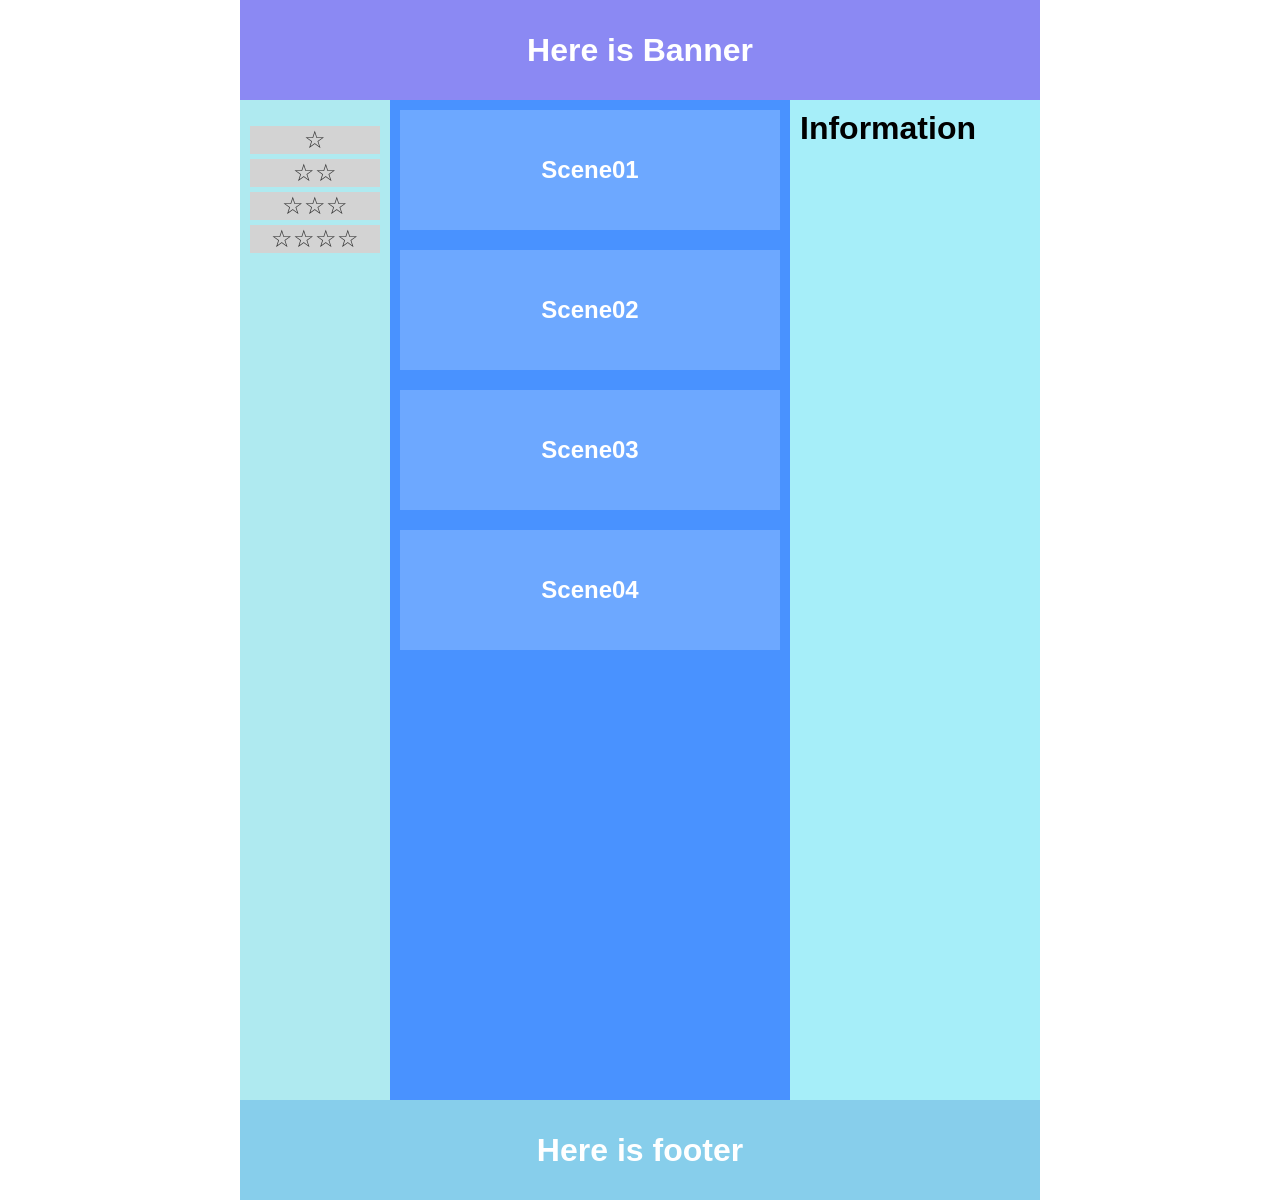
<file: index.html>
<!DOCTYPE html>
<html lang="zh-Hant">
<head>
  <meta charset="UTF-8">
  <meta name="viewport" content="width=device-width, initial-scale=1.0">
  <meta http-equiv="refresh" content="0; url=as02/">
  <title>Tien Yi Lin</title>
</head>
<body>
  <p><a href="as02/">AS02</a></p>
</body>
</html>
</file>
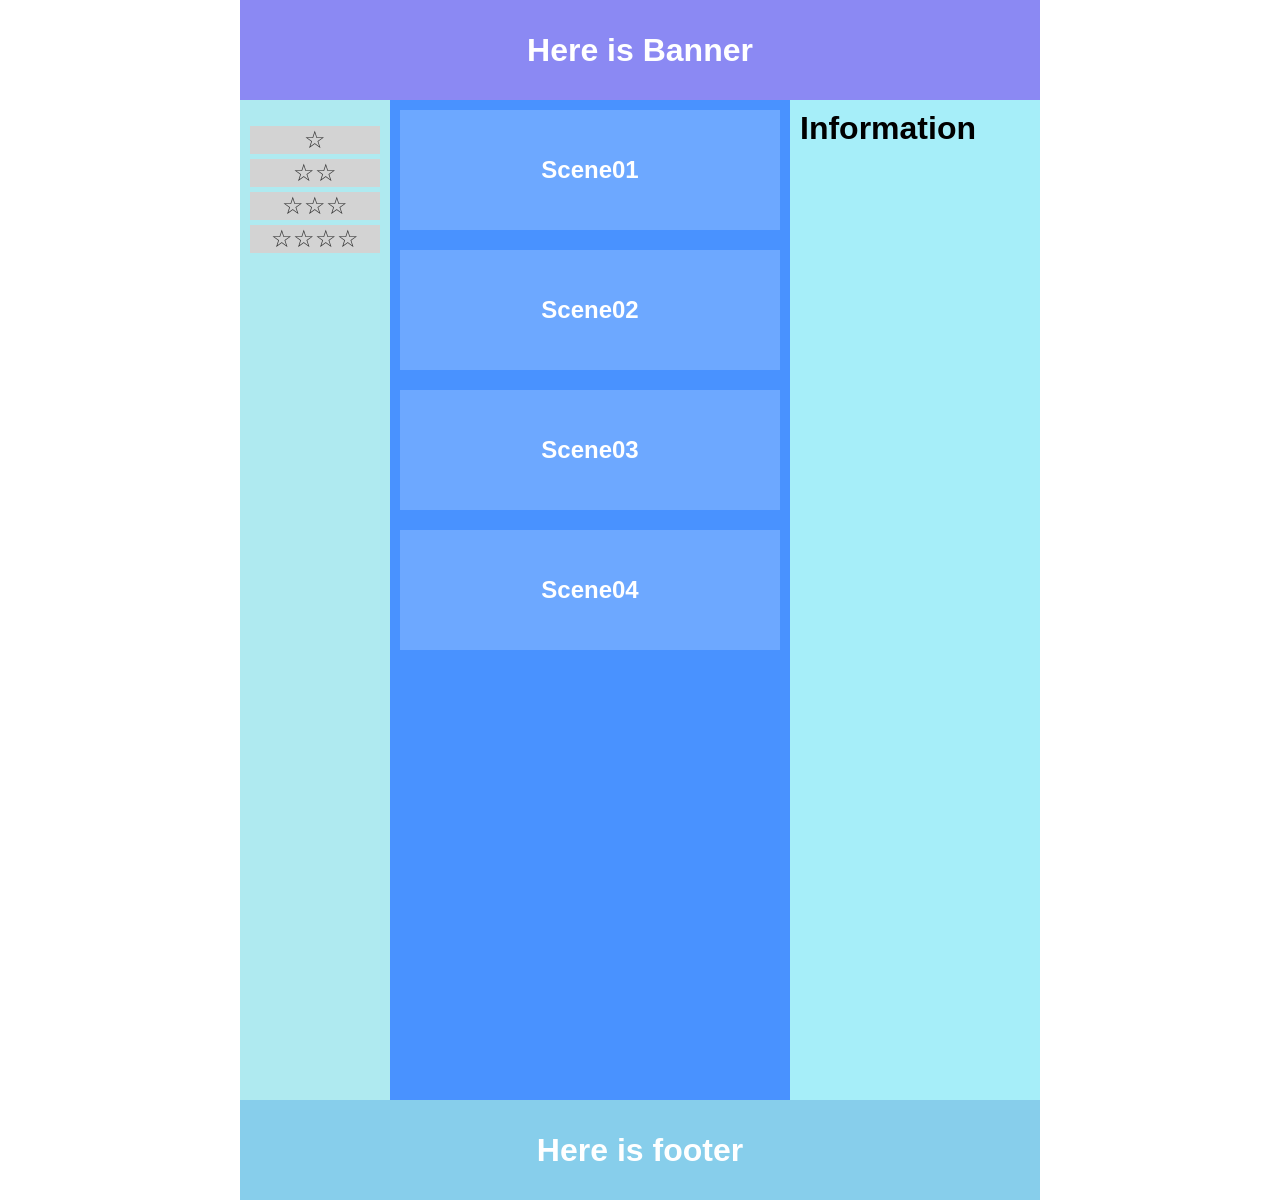
<file: as02/index.html>
<!DOCTYPE html>
<html>
    <head>
        <meta charset="UTF-8">
        <title>My first Hand-Made Webpage</title>
        <meta name="viewport" content="width=device-width, initial-scale=1.0">
        <link rel="stylesheet" href="css/style.css">
    </head>

    <body>
        <div id="wrapper">
            <div id="banner">
                <div class="text-container">
                    <h1>Here is Banner</h1>
                </div>
            </div>
            <div id="banner-placeholder">&nbsp;</div>

            <div class="container">
                <div id="nav">
                    <div class="text-container">
                        <ul>
                            <li><a href="#scene01">☆</a></li>
                            <li><a href="#scene02">☆☆</a></li>
                            <li><a href="#scene03">☆☆☆</a></li>
                            <li><a href="#scene04">☆☆☆☆</a></li>
                        </ul>
                    </div>
                </div>
                <div id="nav-placeholder"></div>

                <div id="content">
                    <div class="text-container">
                        <section id="scene01">
                            <h1>Scene01</h1>
                        </section>
                        <section id="scene02">
                            <h1>Scene02</h1>
                        </section>
                        <section id="scene03">
                            <h1>Scene03</h1>
                        </section>
                        <section id="scene04">
                            <h1>Scene04</h1>
                        </section>
                    </div>
                </div>

                <div id="supporting">
                    <div class="text-container">
                        <h1>Information</h1>
                    </div>
                </div>
            </div>

            <div id="footer">
                <h1>Here is footer</h1>
            </div>
        </div>
    </body>
</html>
</file>
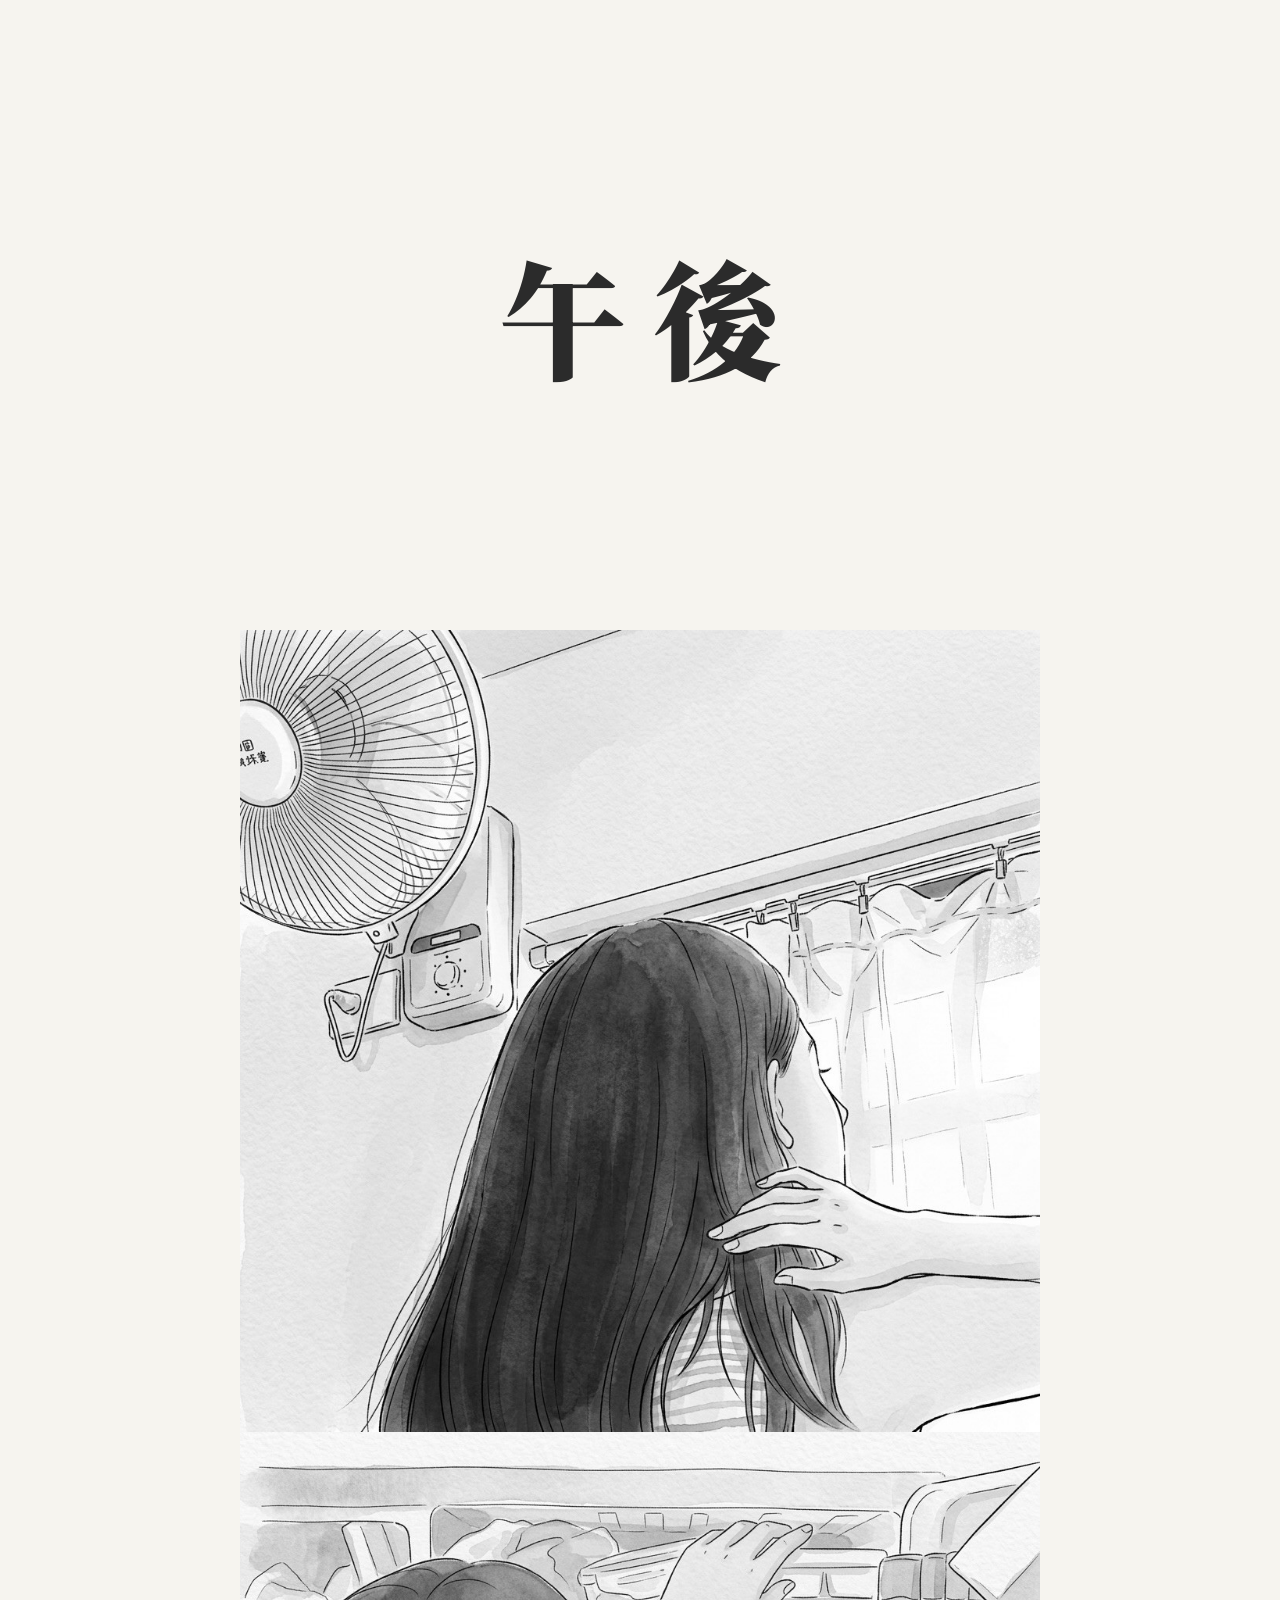
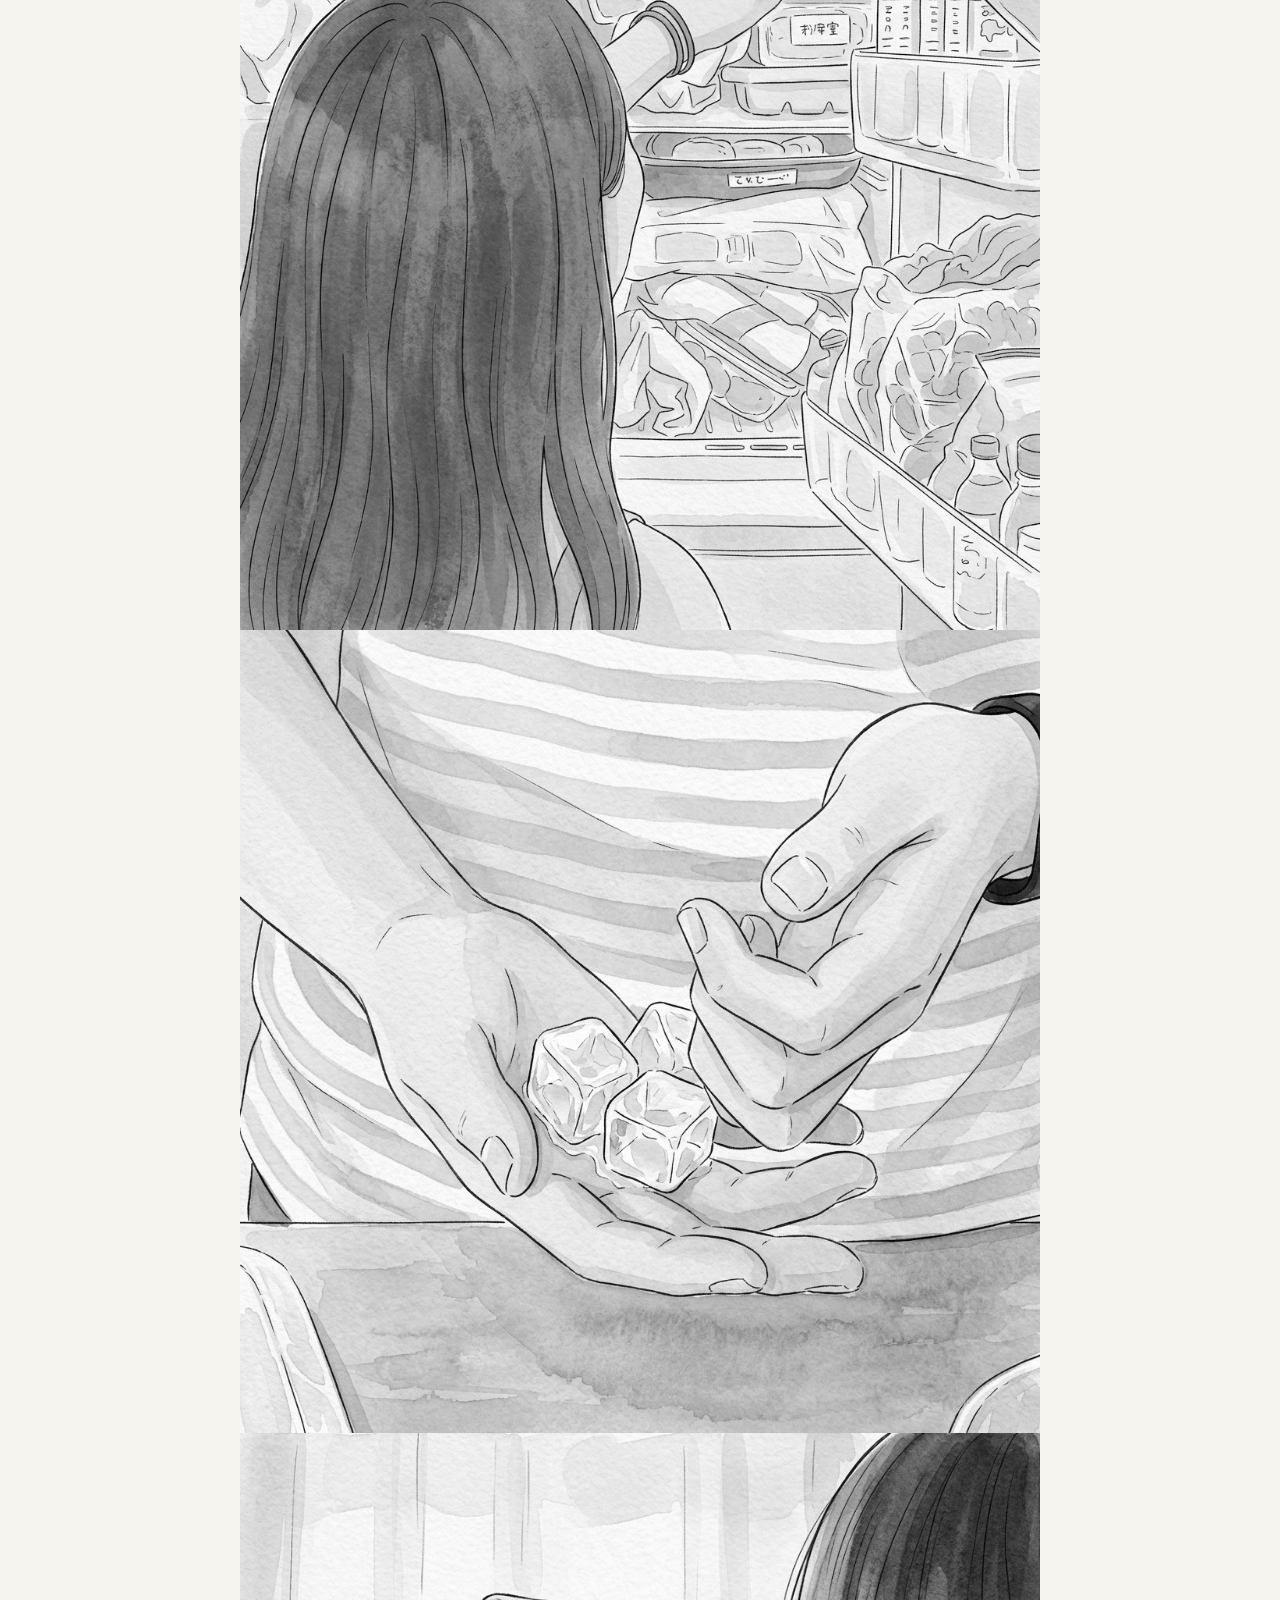
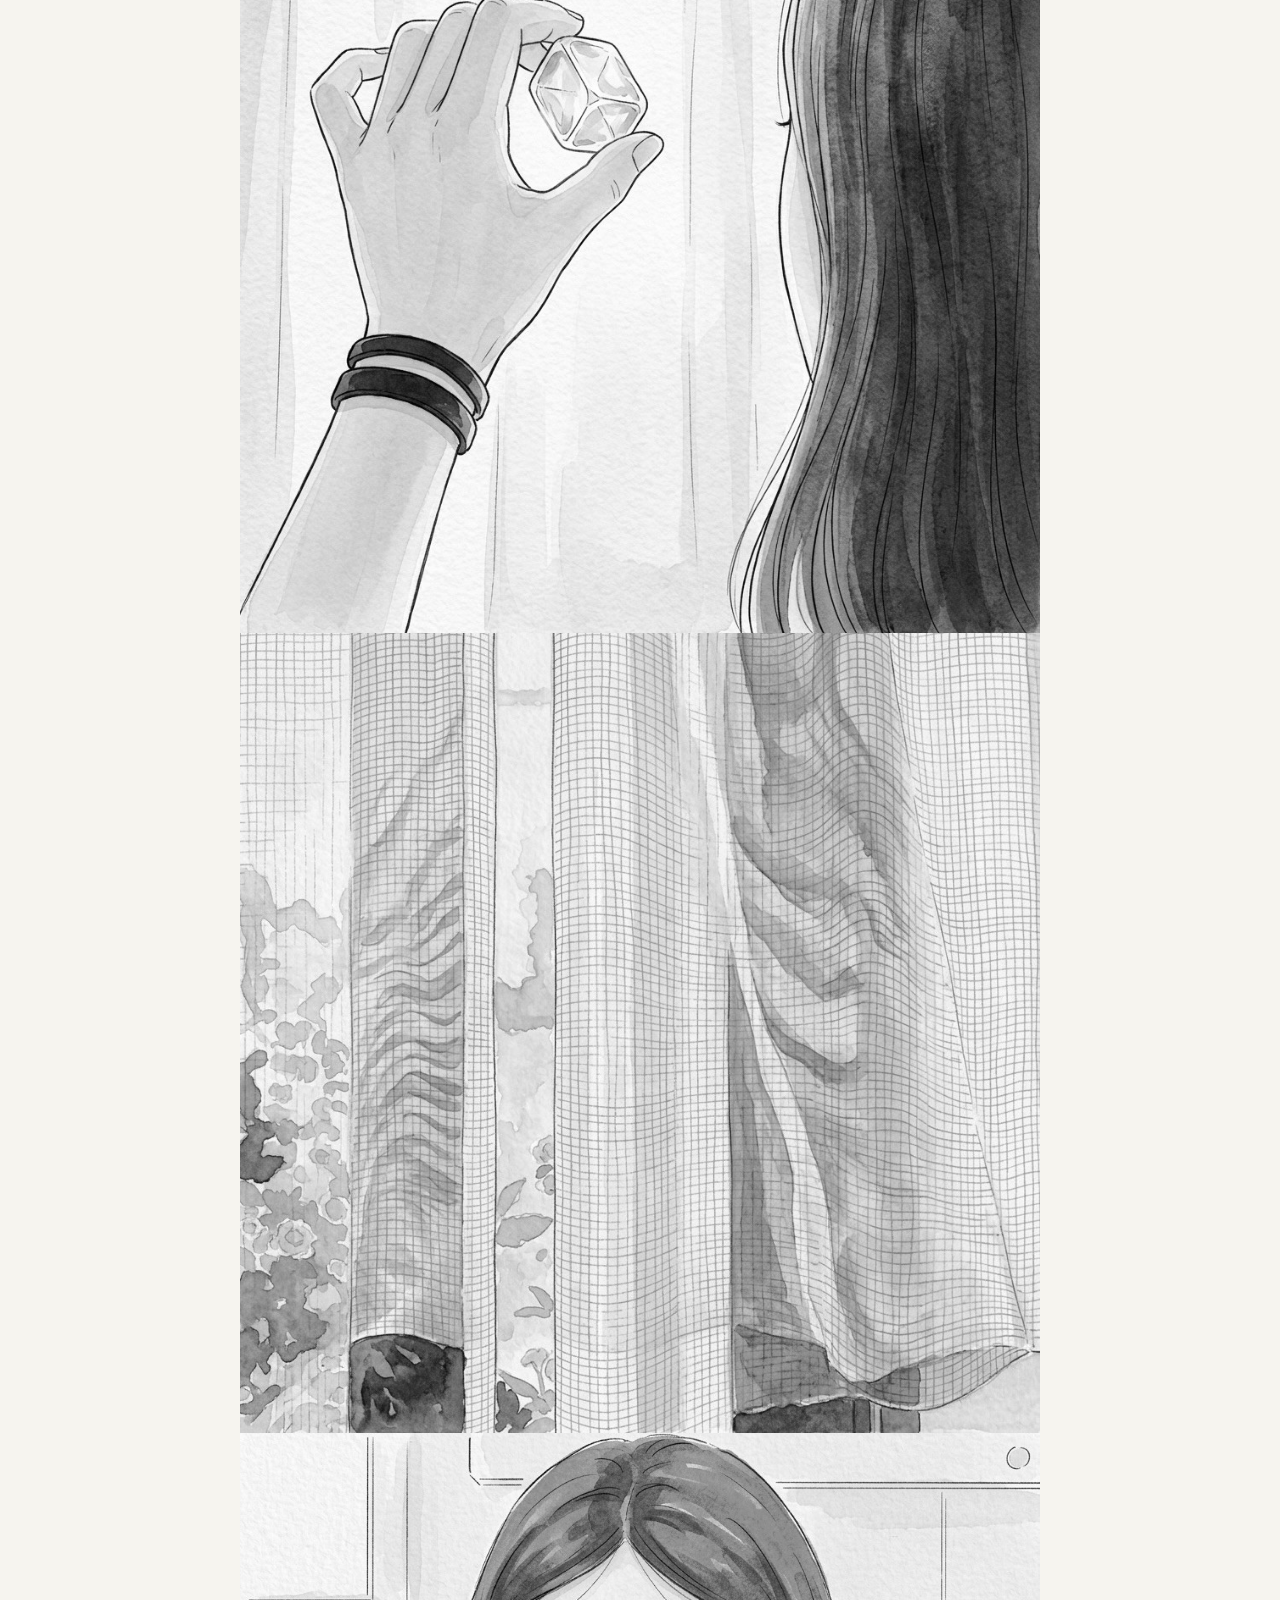
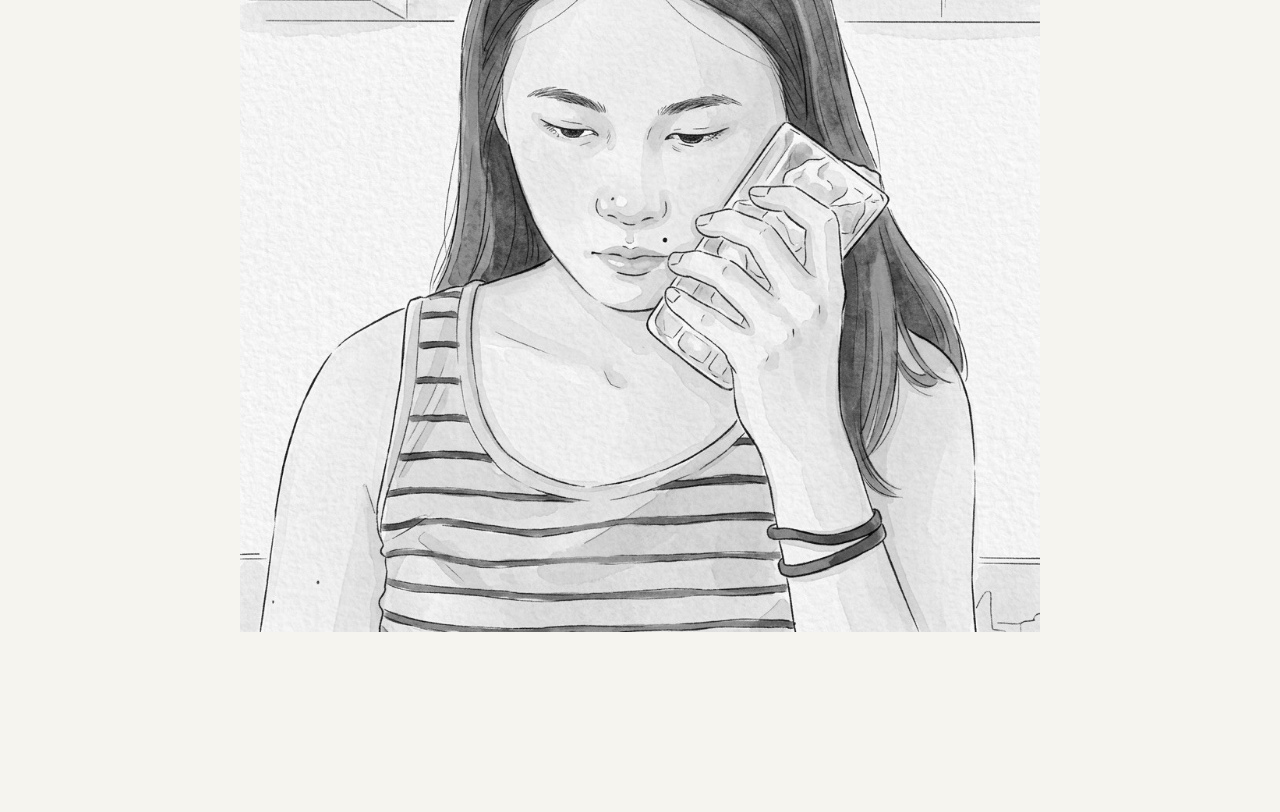
<file: as04/index.html>
<!DOCTYPE html>
<html lang="zh-Hant">
<head>
  <meta charset="UTF-8">
  <meta name="viewport" content="width=device-width, initial-scale=1.0">
  <title>午後</title>
  <link rel="preconnect" href="https://fonts.googleapis.com">
  <link rel="preconnect" href="https://fonts.gstatic.com" crossorigin>
  <link href="https://fonts.googleapis.com/css2?family=Noto+Serif+TC:wght@900&display=swap" rel="stylesheet">
  <style>
    * { box-sizing: border-box; margin: 0; padding: 0; }
    body {
      background: #f6f4ef;
      color: #2b2b2b;
      font-family: "Noto Serif TC", serif;
    }

    /* 封面：只有標題 */
    .cover {
      height: 70vh;
      display: flex;
      justify-content: center;
      align-items: center;
    }
    .cover h1 {
      font-size: clamp(4rem, 14vw, 8rem);
      font-weight: 900;
      letter-spacing: 0.2em;
      padding-left: 0.2em;
    }

    /* 條漫：正方形圖片由上往下接在一起，不裁切 */
    .strip {
      max-width: 800px;   /* 電腦上的寬度；手機上會自動滿版 */
      margin: 0 auto;
    }
    .strip img {
      display: block;
      width: 100%;
      height: auto;       /* 保持原本比例，不裁切 */
    }

    .ending { height: 20vh; }
  </style>
</head>
<body>

  <header class="cover">
    <h1>午後</h1>
  </header>

  <main class="strip">
    <img src="images/01.jpg" alt="電風扇吹著，長髮女生站在窗邊撥開頭髮">
    <img src="images/02.jpg" alt="女生打開冰箱往裡面找東西">
    <img src="images/03.jpg" alt="手掌心捧著幾顆冰塊">
    <img src="images/04.jpg" alt="女生把一顆冰塊舉到光下看">
    <img src="images/05.jpg" alt="被風輕輕吹動的窗簾">
    <img src="images/06.jpg" alt="女生低著頭講電話">
  </main>

  <div class="ending"></div>

</body>
</html>
</file>
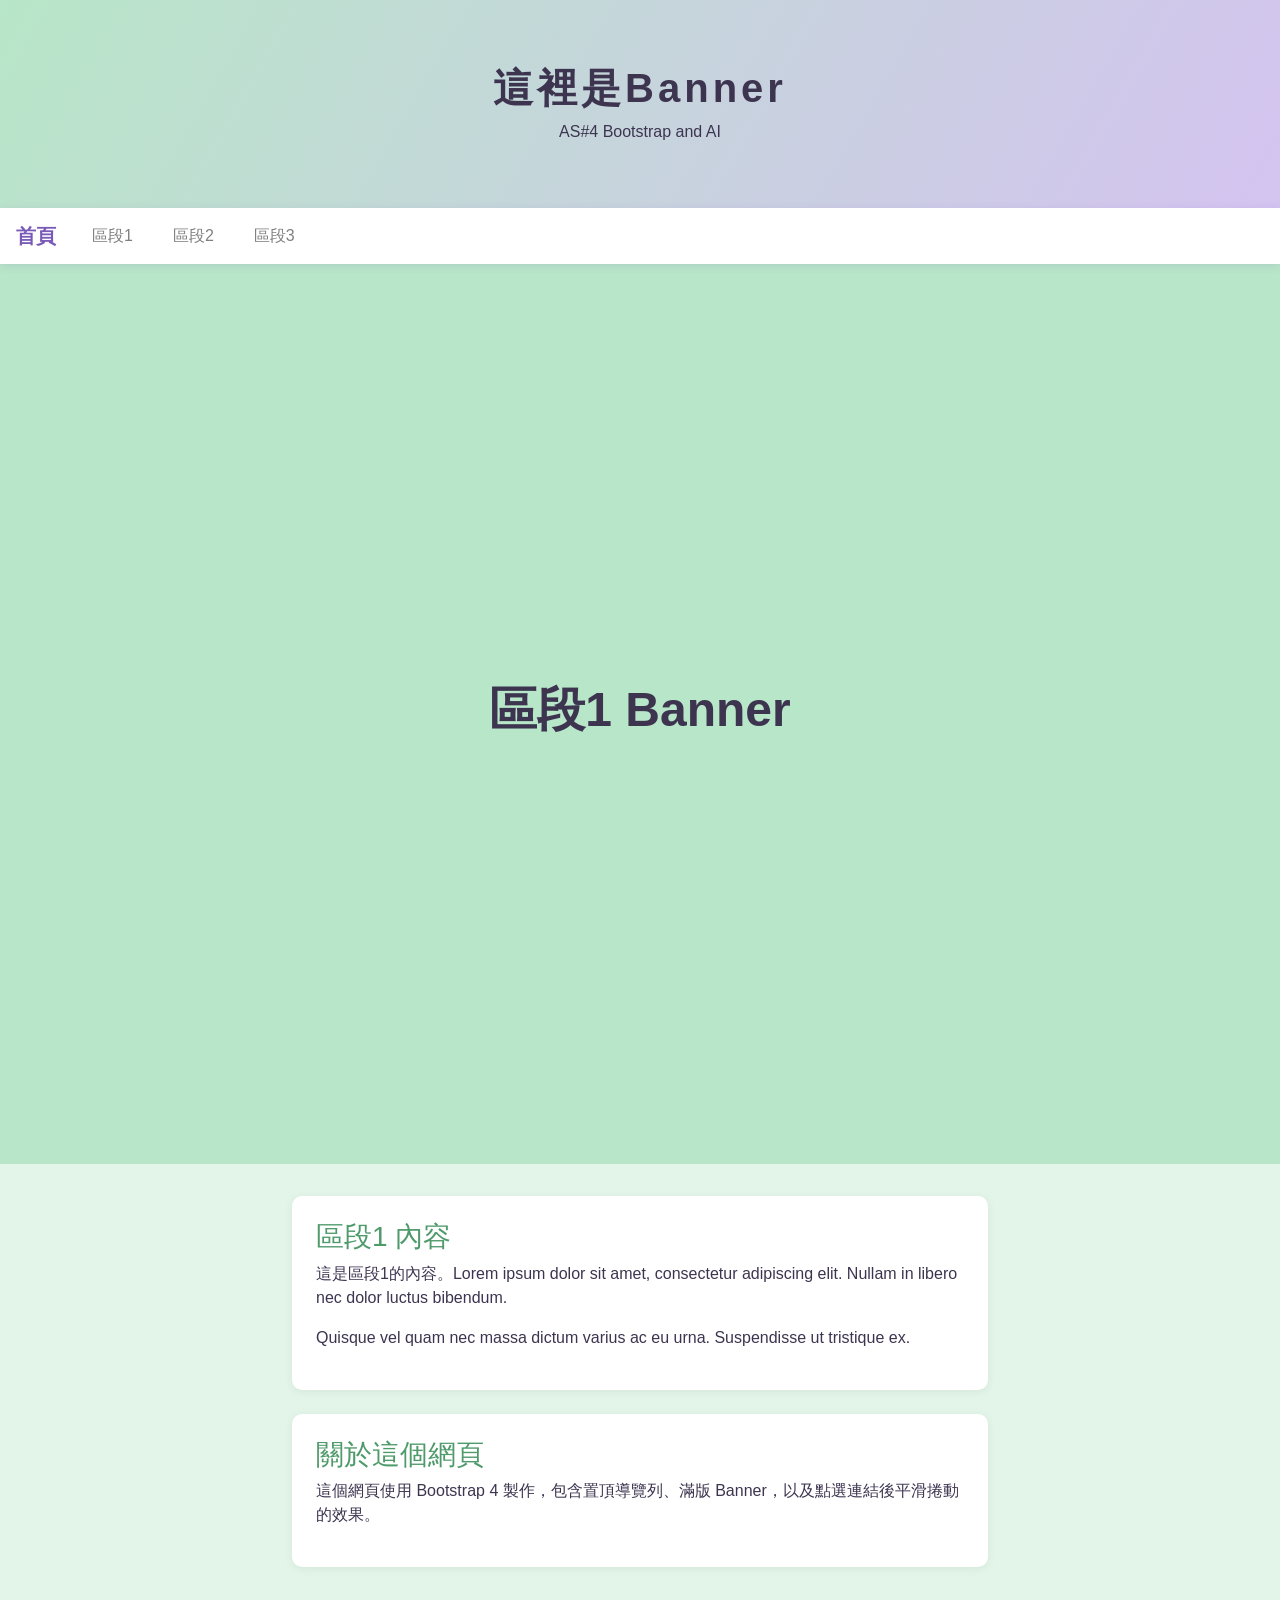
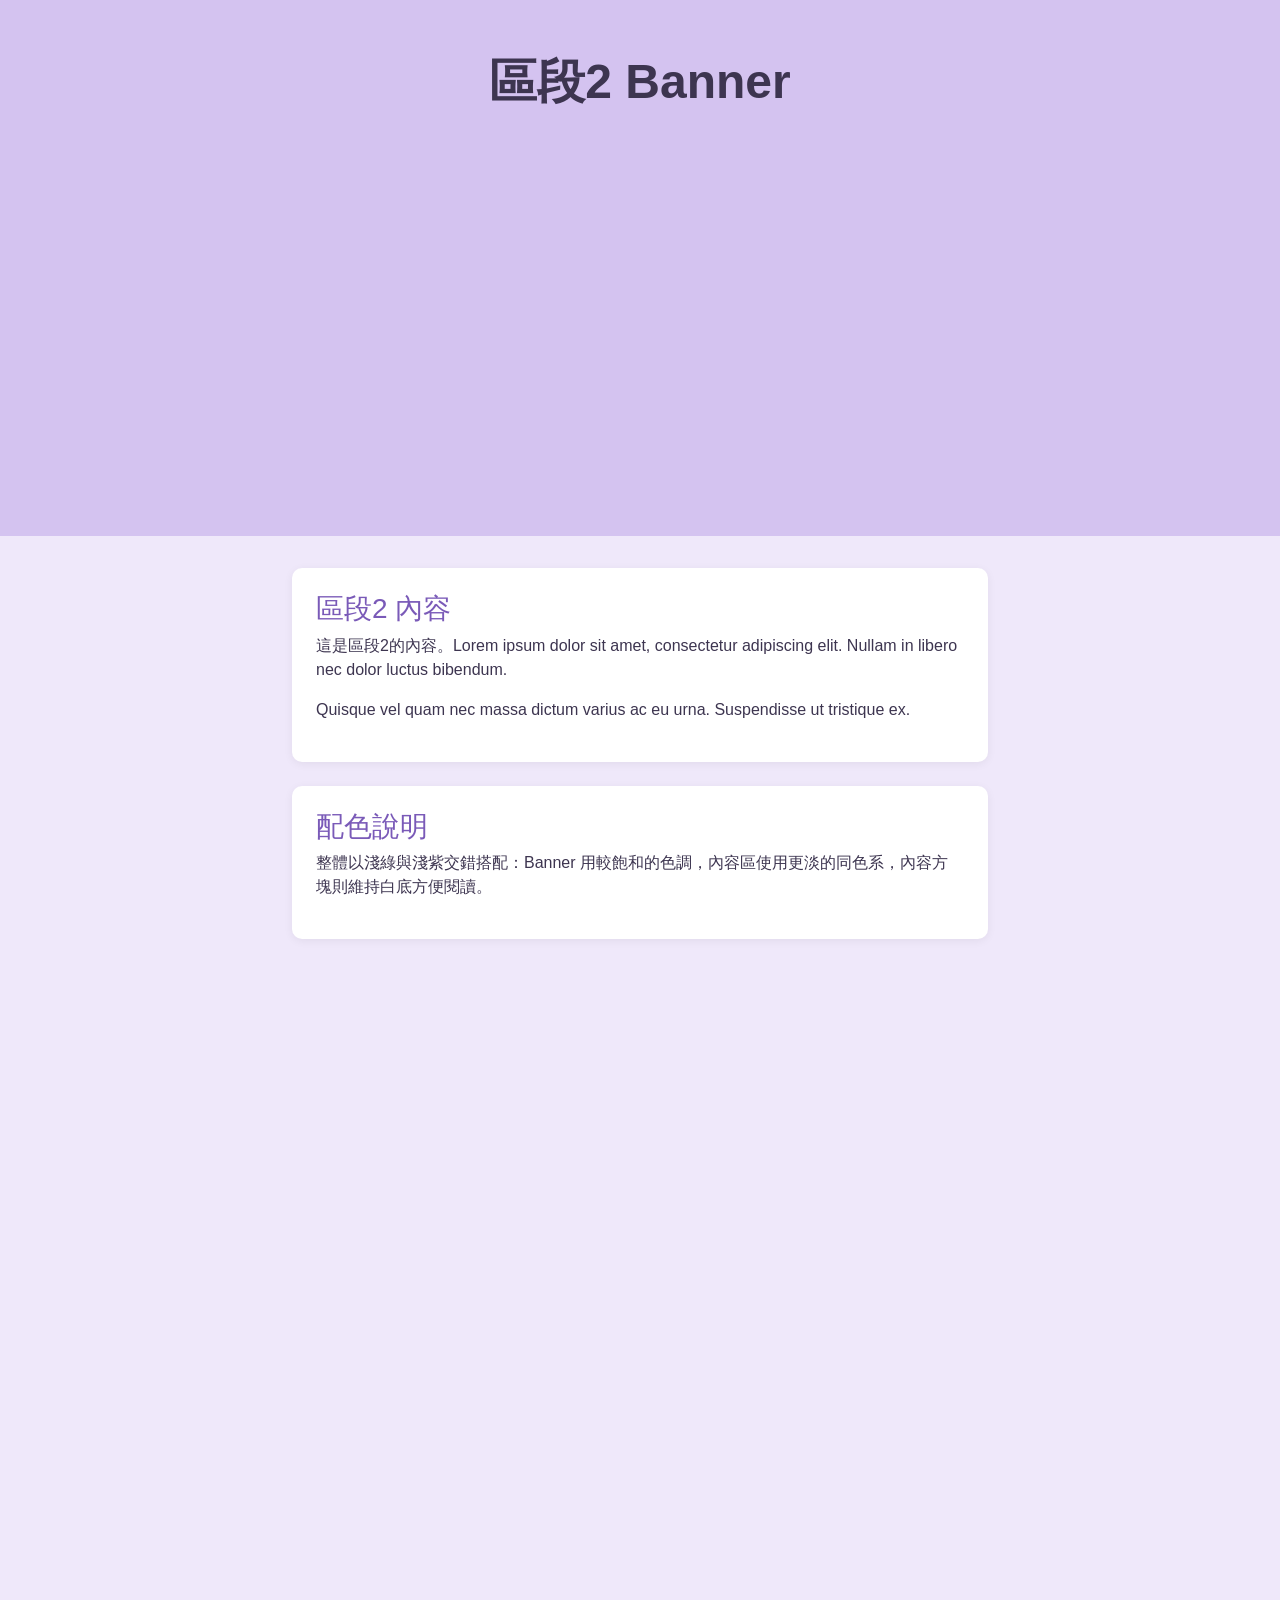
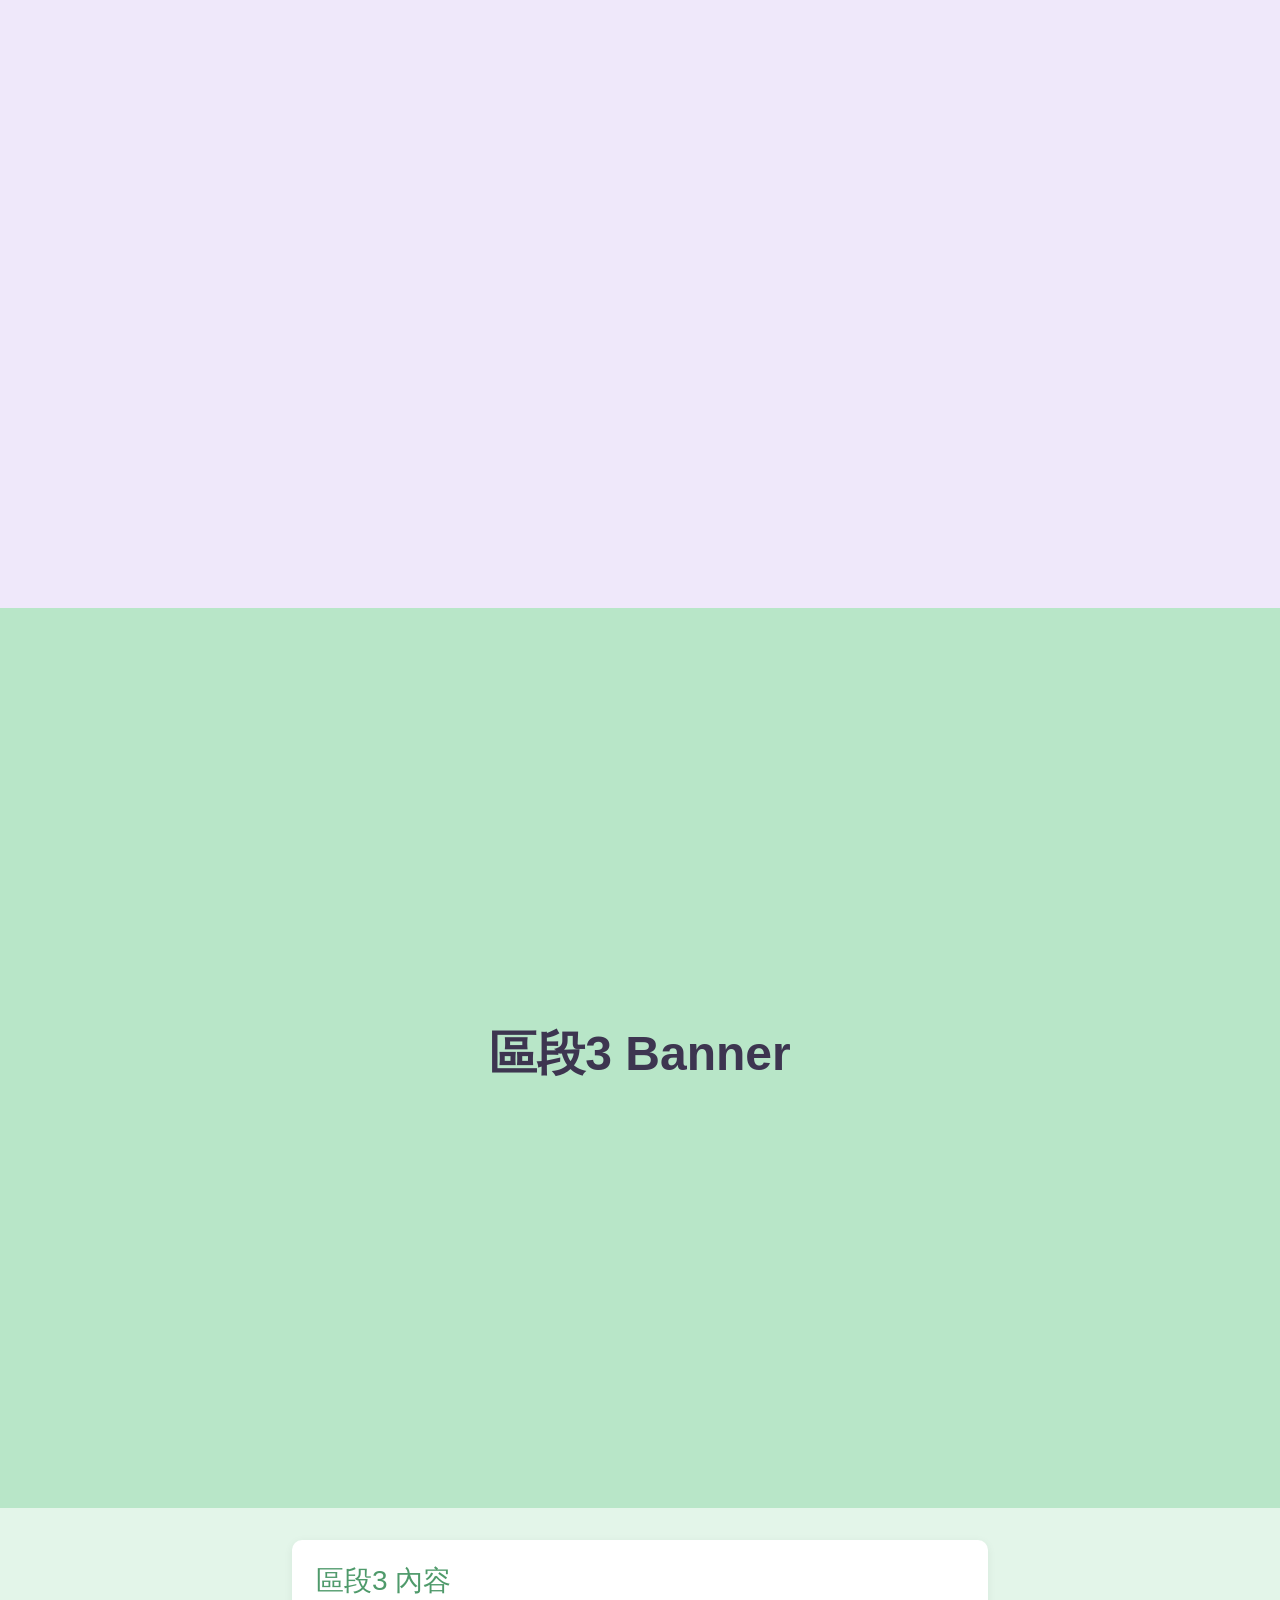
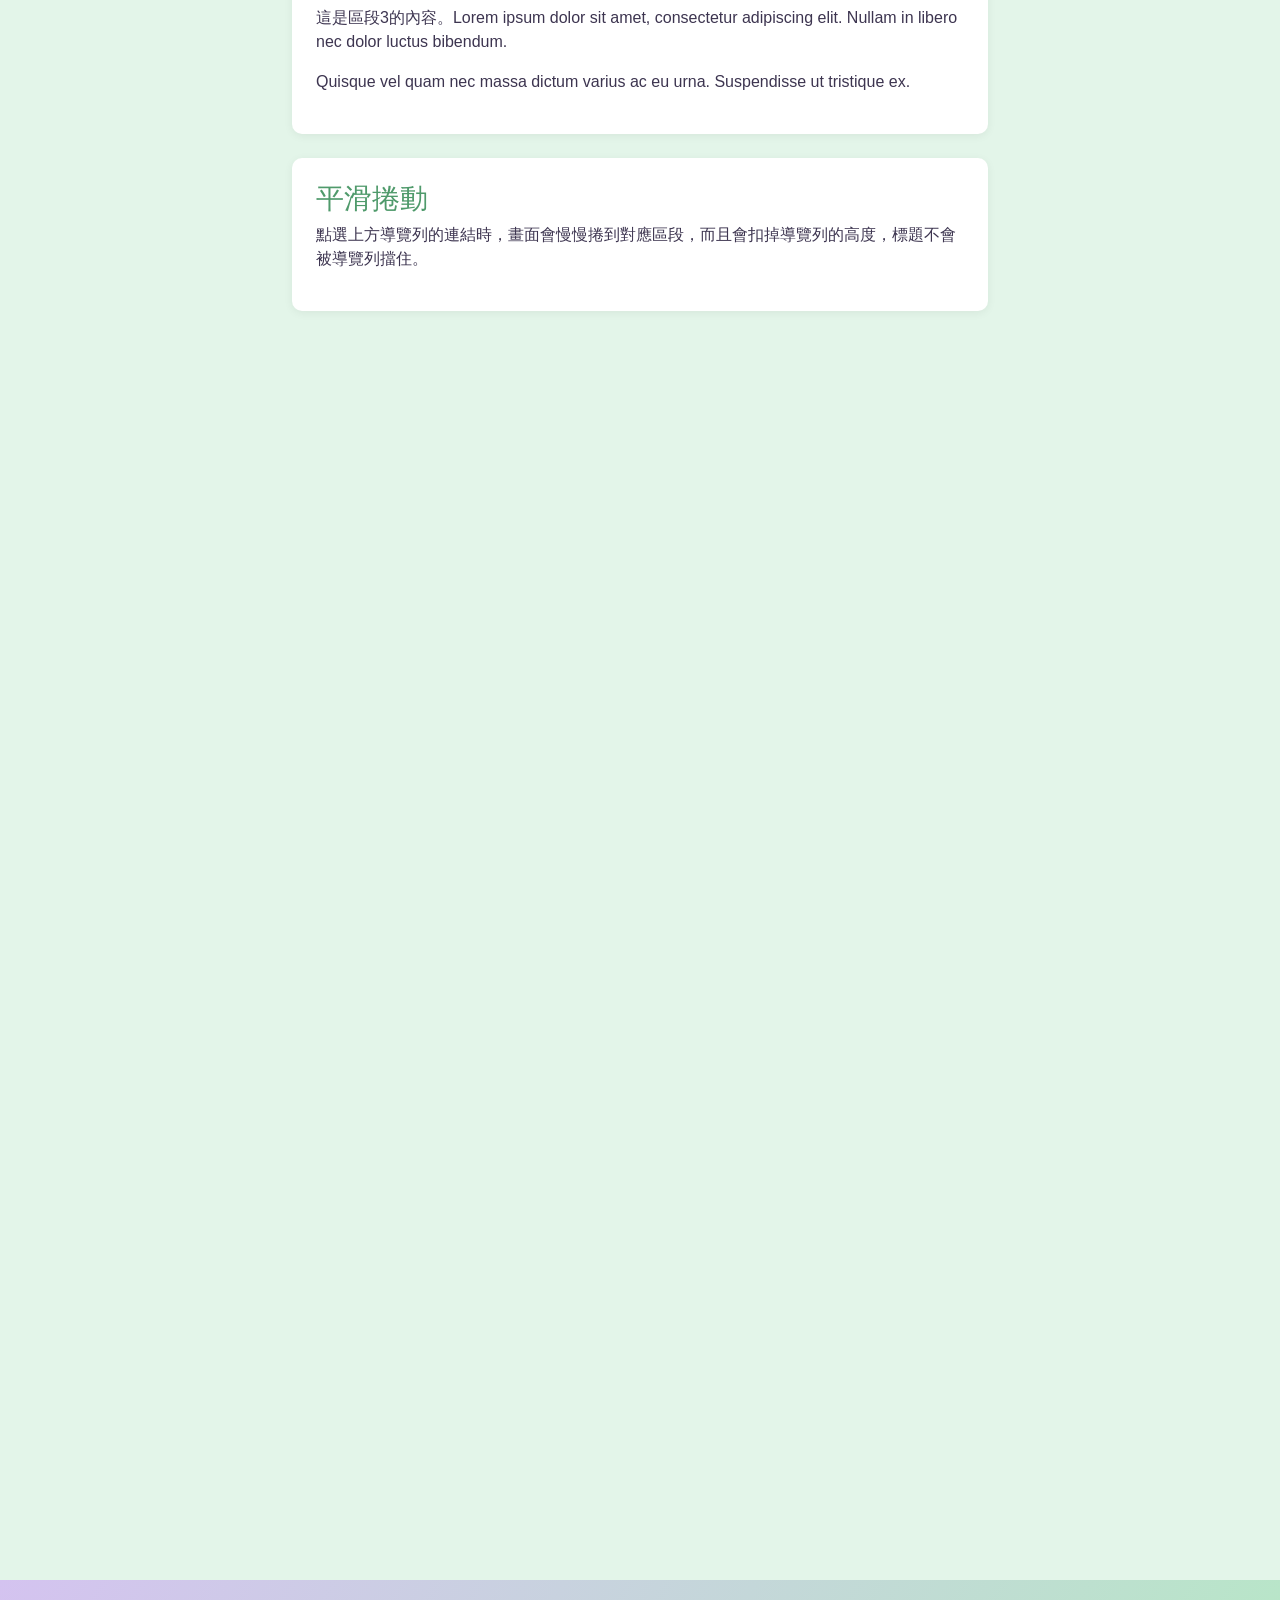
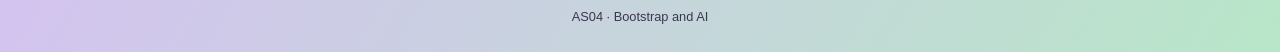
<file: as05/index.html>
<!DOCTYPE html>
<html lang="zh-TW">

<head>
	<meta charset="UTF-8">
	<meta name="viewport" content="width=device-width, initial-scale=1.0">
	<title>AS04 Bootstrap and AI</title>
	<!-- Bootstrap CSS -->
	<link href="https://cdn.jsdelivr.net/npm/bootstrap@4.5.2/dist/css/bootstrap.min.css" rel="stylesheet">
	<style>
		/* ===== 主題色：淺綠 + 淺紫 ===== */
		:root {
			--green-light: #e3f5e9;
			--green: #b8e6c8;
			--green-deep: #4f9a6b;
			--purple-light: #efe8fa;
			--purple: #d4c3f0;
			--purple-deep: #7a5ab8;
			--text-dark: #3d3550;
		}

		body {
			color: var(--text-dark);
			background-color: #fff;
		}

		/* ===== 頁面最上方 Banner ===== */
		.top-banner {
			background: linear-gradient(120deg, var(--green) 0%, var(--purple) 100%);
			color: var(--text-dark);
			text-align: center;
			padding: 4rem 1rem;
		}

		.top-banner h1 {
			font-weight: 700;
			letter-spacing: 0.1em;
		}

		/* ===== 導覽列：置頂 + hover 效果 ===== */
		.navbar-custom {
			background-color: rgba(255, 255, 255, 0.95);
			box-shadow: 0 2px 8px rgba(122, 90, 184, 0.15);
		}

		.navbar-custom .navbar-brand {
			color: var(--purple-deep);
			font-weight: 700;
		}

		.navbar-custom .nav-link {
			color: var(--text-dark);
			margin: 0 0.25rem;
			padding: 0.5rem 1rem !important;
			border-radius: 20px;
			transition: background-color 0.3s, color 0.3s;
		}

		/* 滑鼠移過去時變色 */
		.navbar-custom .nav-link:hover {
			background-color: var(--purple);
			color: #fff;
		}

		.navbar-custom .navbar-brand:hover {
			color: var(--green-deep);
		}

		/* ===== 每個 Section 的 Banner：滿版、一個螢幕高 ===== */
		.banner-div {
			height: 100vh;
			color: var(--text-dark);
			text-align: center;
			display: flex;
			flex-direction: column;
			justify-content: center;
		}

		.banner-div h2 {
			font-size: 3rem;
			font-weight: 700;
		}

		/* 綠、紫交錯 */
		.theme-green .banner-div {
			background-color: var(--green);
		}

		.theme-purple .banner-div {
			background-color: var(--purple);
		}

		/* ===== 內容區：兩個螢幕高 ===== */
		.content-div {
			padding: 2rem;
			min-height: calc(200vh - 8rem);
		}

		.theme-green .content-div {
			background-color: var(--green-light);
		}

		.theme-purple .content-div {
			background-color: var(--purple-light);
		}

		.content-padding {
			padding: 0 2rem;
		}

		/* 內容方塊：白底、圓角 */
		.content-bg {
			background-color: #fff;
			padding: 1.5rem;
			border-radius: 10px;
			box-shadow: 0 2px 10px rgba(0, 0, 0, 0.06);
			margin-bottom: 1.5rem;
		}

		.theme-green .content-bg h3 {
			color: var(--green-deep);
		}

		.theme-purple .content-bg h3 {
			color: var(--purple-deep);
		}

		footer {
			background: linear-gradient(120deg, var(--purple) 0%, var(--green) 100%);
			text-align: center;
			padding: 1.5rem;
		}
	</style>
</head>

<body>
	<!-- 頁面最上方 Banner -->
	<div class="top-banner" id="top">
		<h1>這裡是Banner</h1>
		<p class="mb-0">AS#4 Bootstrap and AI</p>
	</div>

	<!-- 導覽列（置頂） -->
	<nav class="navbar navbar-expand-lg navbar-light navbar-custom sticky-top" id="mainNav">
		<a class="navbar-brand" href="#top">首頁</a>
		<button class="navbar-toggler" type="button" data-toggle="collapse" data-target="#navbarNav"
			aria-controls="navbarNav" aria-expanded="false" aria-label="Toggle navigation">
			<span class="navbar-toggler-icon"></span>
		</button>
		<div class="collapse navbar-collapse" id="navbarNav">
			<ul class="navbar-nav">
				<li class="nav-item"><a class="nav-link" href="#section1">區段1</a></li>
				<li class="nav-item"><a class="nav-link" href="#section2">區段2</a></li>
				<li class="nav-item"><a class="nav-link" href="#section3">區段3</a></li>
			</ul>
		</div>
	</nav>

	<!-- 區段1 -->
	<section id="section1" class="theme-green">
		<div class="banner-div">
			<h2>區段1 Banner</h2>
		</div>
		<div class="content-div">
			<div class="container">
				<div class="row">
					<div class="col-md-2"></div>
					<div class="col-md-8 content-padding">
						<div class="content-bg">
							<h3>區段1 內容</h3>
							<p>這是區段1的內容。Lorem ipsum dolor sit amet, consectetur adipiscing elit. Nullam in libero nec dolor luctus bibendum.</p>
							<p>Quisque vel quam nec massa dictum varius ac eu urna. Suspendisse ut tristique ex.</p>
						</div>
						<div class="content-bg">
							<h3>關於這個網頁</h3>
							<p>這個網頁使用 Bootstrap 4 製作，包含置頂導覽列、滿版 Banner，以及點選連結後平滑捲動的效果。</p>
						</div>
					</div>
					<div class="col-md-2"></div>
				</div>
			</div>
		</div>
	</section>

	<!-- 區段2 -->
	<section id="section2" class="theme-purple">
		<div class="banner-div">
			<h2>區段2 Banner</h2>
		</div>
		<div class="content-div">
			<div class="container">
				<div class="row">
					<div class="col-md-2"></div>
					<div class="col-md-8 content-padding">
						<div class="content-bg">
							<h3>區段2 內容</h3>
							<p>這是區段2的內容。Lorem ipsum dolor sit amet, consectetur adipiscing elit. Nullam in libero nec dolor luctus bibendum.</p>
							<p>Quisque vel quam nec massa dictum varius ac eu urna. Suspendisse ut tristique ex.</p>
						</div>
						<div class="content-bg">
							<h3>配色說明</h3>
							<p>整體以淺綠與淺紫交錯搭配：Banner 用較飽和的色調，內容區使用更淡的同色系，內容方塊則維持白底方便閱讀。</p>
						</div>
					</div>
					<div class="col-md-2"></div>
				</div>
			</div>
		</div>
	</section>

	<!-- 區段3 -->
	<section id="section3" class="theme-green">
		<div class="banner-div">
			<h2>區段3 Banner</h2>
		</div>
		<div class="content-div">
			<div class="container">
				<div class="row">
					<div class="col-md-2"></div>
					<div class="col-md-8 content-padding">
						<div class="content-bg">
							<h3>區段3 內容</h3>
							<p>這是區段3的內容。Lorem ipsum dolor sit amet, consectetur adipiscing elit. Nullam in libero nec dolor luctus bibendum.</p>
							<p>Quisque vel quam nec massa dictum varius ac eu urna. Suspendisse ut tristique ex.</p>
						</div>
						<div class="content-bg">
							<h3>平滑捲動</h3>
							<p>點選上方導覽列的連結時，畫面會慢慢捲到對應區段，而且會扣掉導覽列的高度，標題不會被導覽列擋住。</p>
						</div>
					</div>
					<div class="col-md-2"></div>
				</div>
			</div>
		</div>
	</section>

	<footer>
		<small>AS04 · Bootstrap and AI</small>
	</footer>

	<!-- Bootstrap 相依套件（jQuery 要在 Bootstrap 之前載入） -->
	<script src="https://code.jquery.com/jquery-3.5.1.slim.min.js"></script>
	<script src="https://cdn.jsdelivr.net/npm/bootstrap@4.5.2/dist/js/bootstrap.bundle.min.js"></script>

	<!-- 平滑捲動 + 修正捲動位置 -->
	<script>
		(function () {
			var nav = document.getElementById('mainNav');
			var duration = 800; // 捲動時間（毫秒）

			// 緩入緩出，讓捲動起步和停下都比較柔和
			function easeInOutQuad(t) {
				return t < 0.5 ? 2 * t * t : 1 - Math.pow(-2 * t + 2, 2) / 2;
			}

			function smoothScrollTo(targetY) {
				var startY = window.pageYOffset;
				var distance = targetY - startY;
				var startTime = null;

				function step(timestamp) {
					if (!startTime) startTime = timestamp;
					var progress = Math.min((timestamp - startTime) / duration, 1);
					window.scrollTo(0, startY + distance * easeInOutQuad(progress));
					if (progress < 1) requestAnimationFrame(step);
				}
				requestAnimationFrame(step);
			}

			document.querySelectorAll('a[href^="#"]').forEach(function (link) {
				link.addEventListener('click', function (event) {
					var hash = this.getAttribute('href');
					var target = document.querySelector(hash);
					if (!target) return;

					event.preventDefault(); // 不要直接跳過去

					var navHeight = nav.offsetHeight;
					// 「首頁」捲回最上面；其他區段扣掉導覽列高度，避免被擋住
					var targetY = (hash === '#top')
						? 0
						: target.getBoundingClientRect().top + window.pageYOffset - navHeight;

					smoothScrollTo(targetY);

					// 更新網址列，但不觸發跳轉
					history.pushState(null, '', hash);

					// 手機版點完選單後自動收起
					var collapse = document.getElementById('navbarNav');
					if (collapse.classList.contains('show')) {
						$(collapse).collapse('hide');
					}
				});
			});
		})();
	</script>
</body>

</html>
</file>
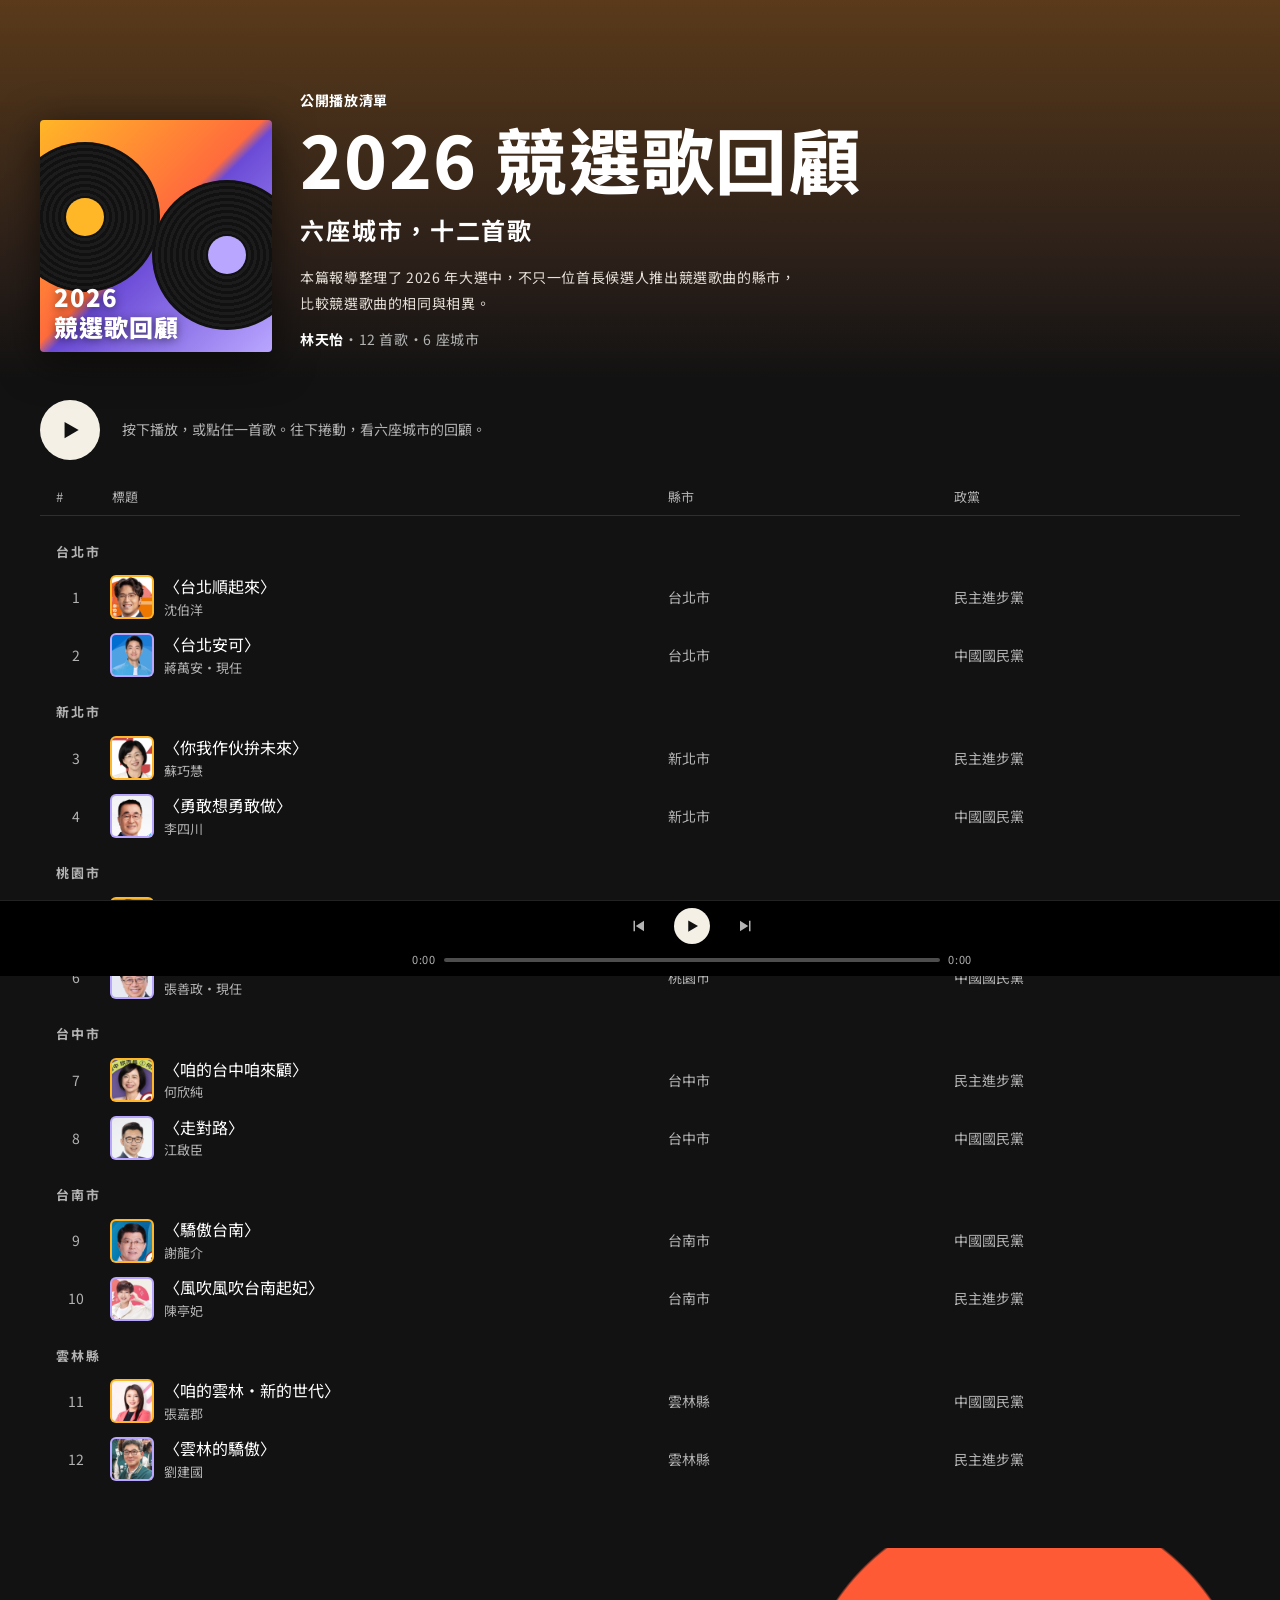
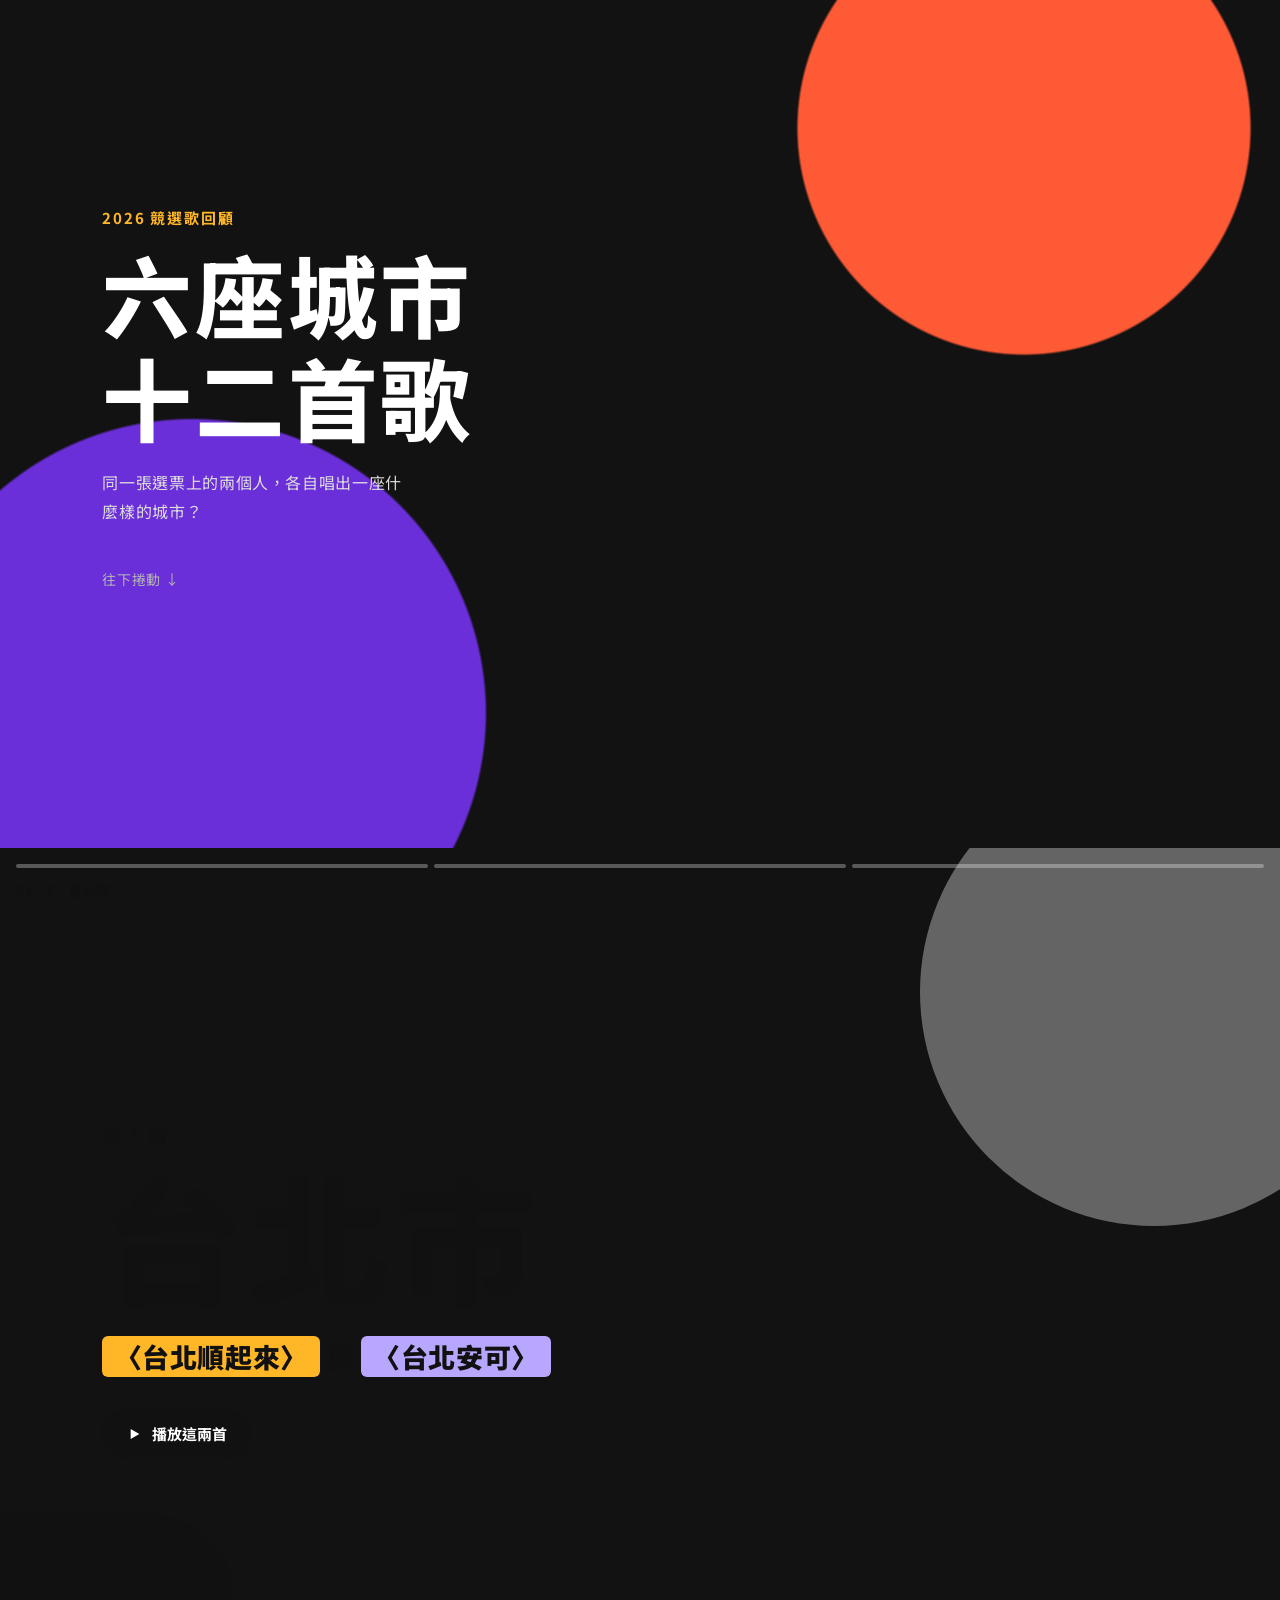
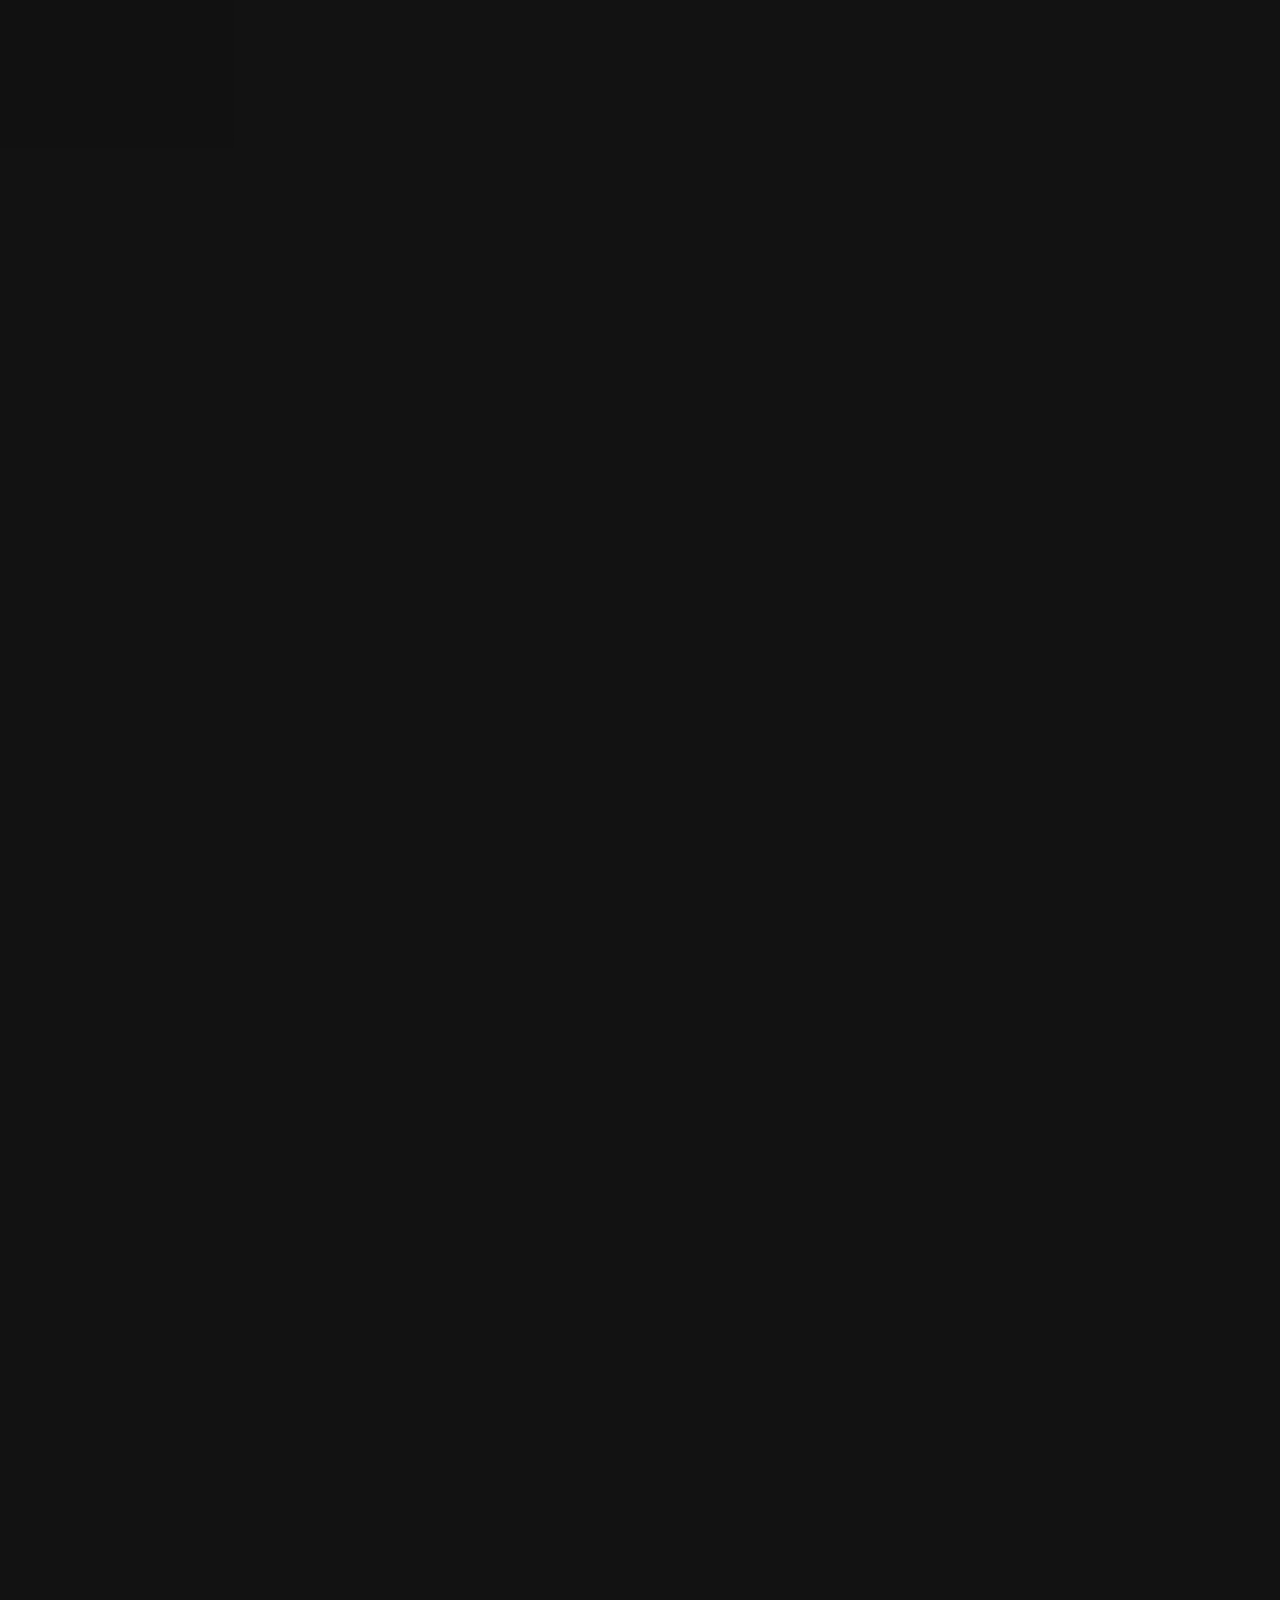
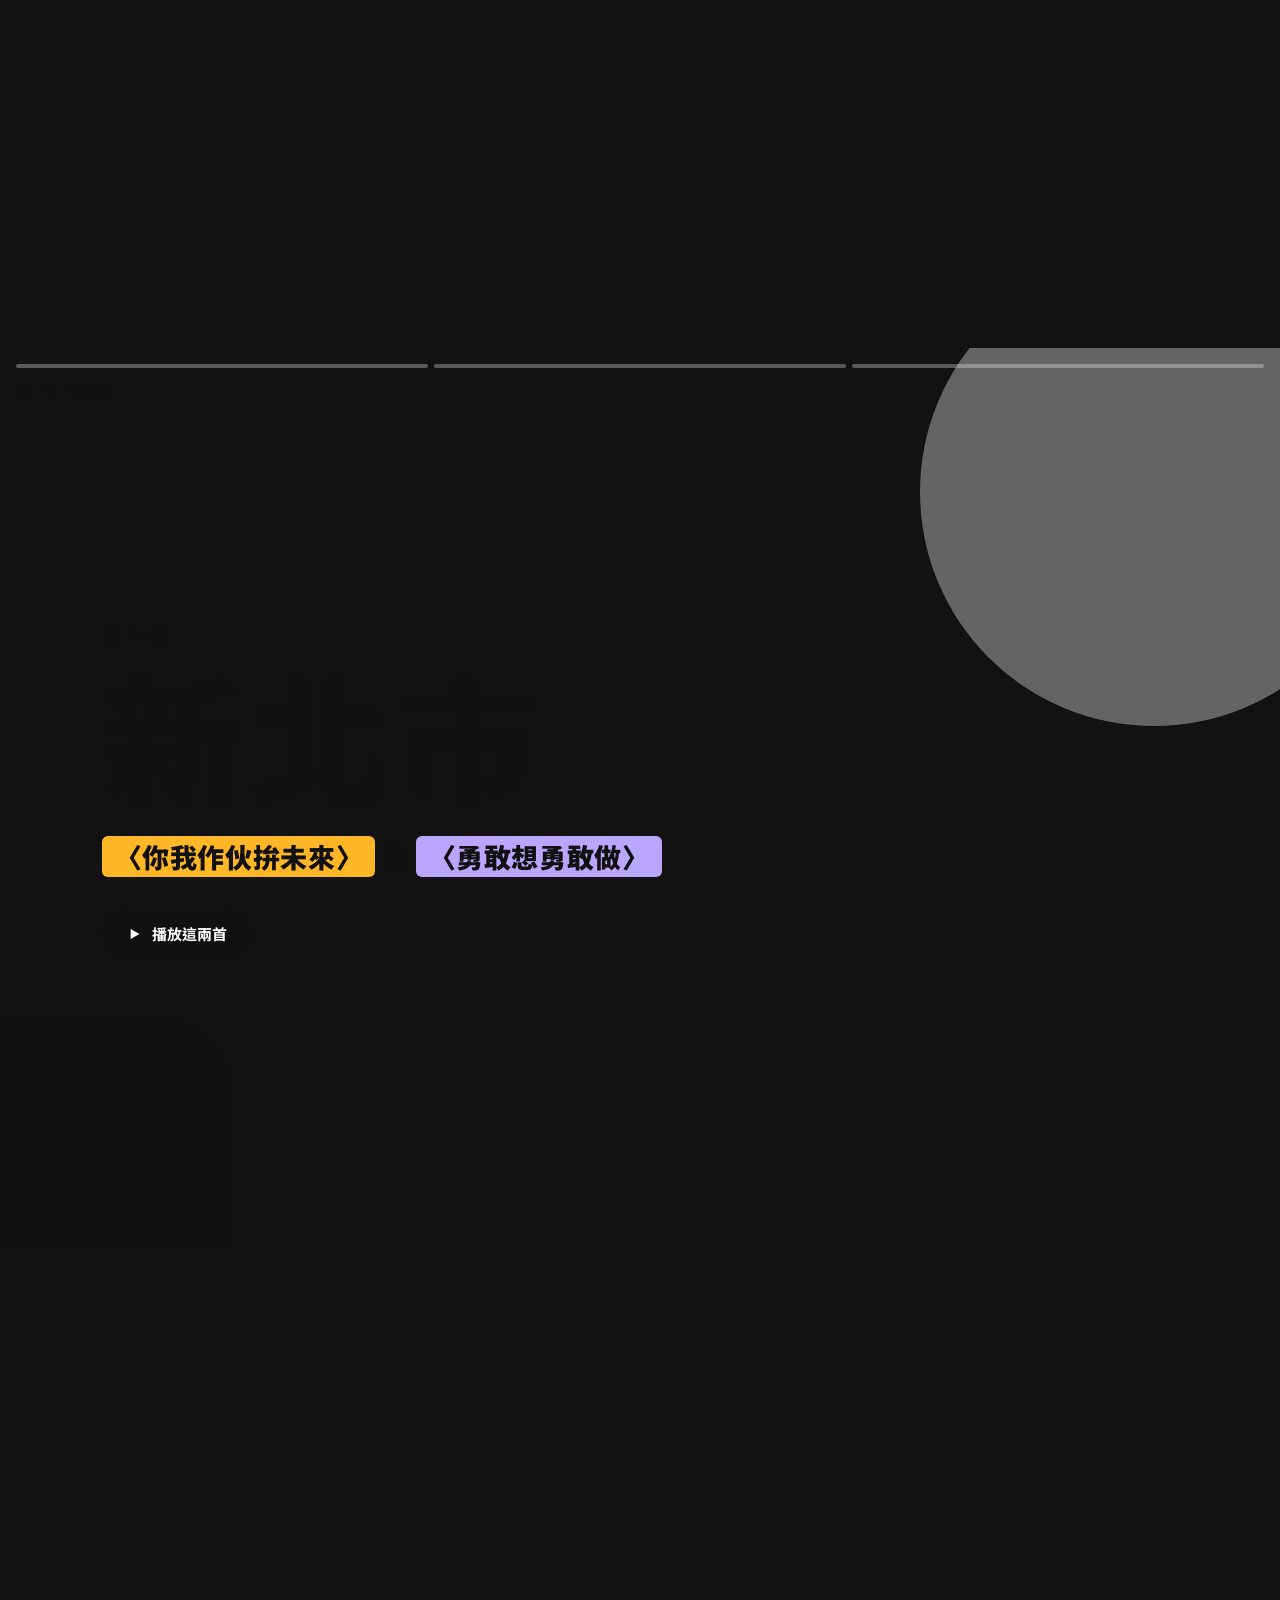
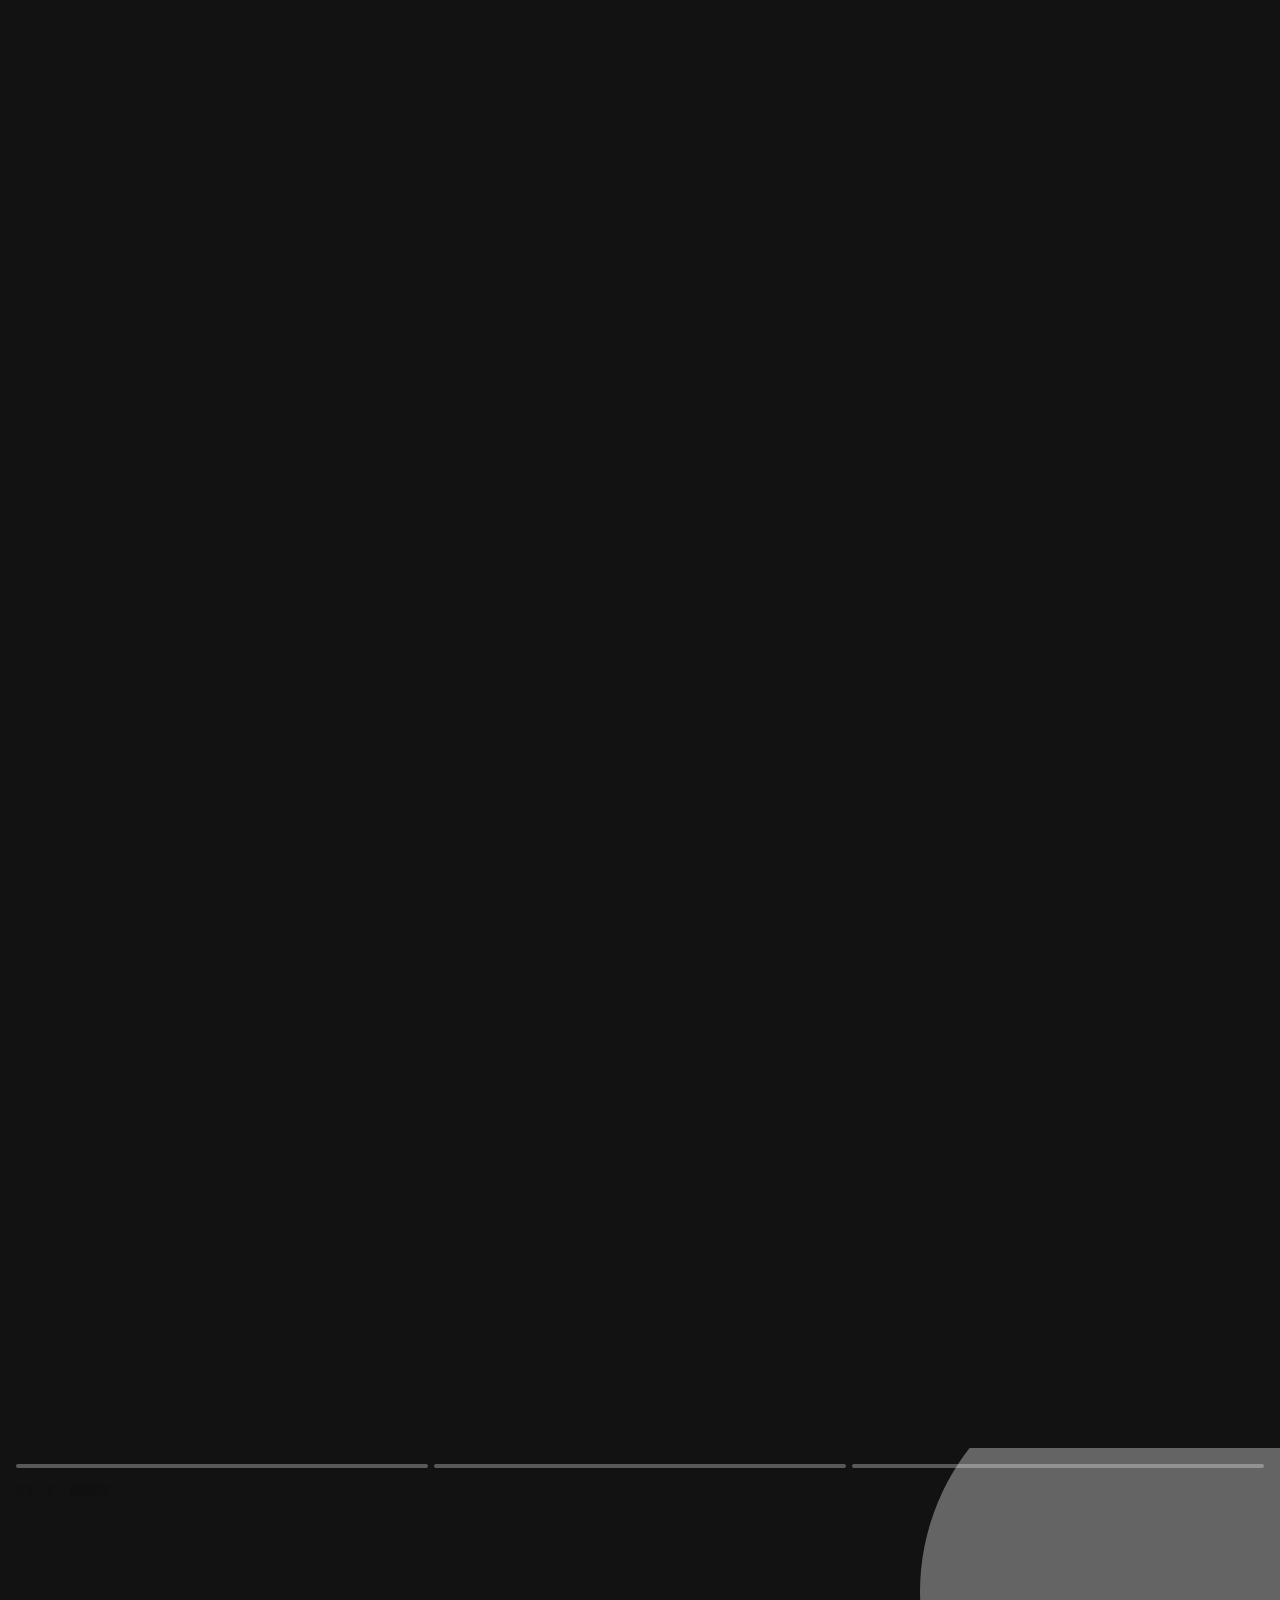
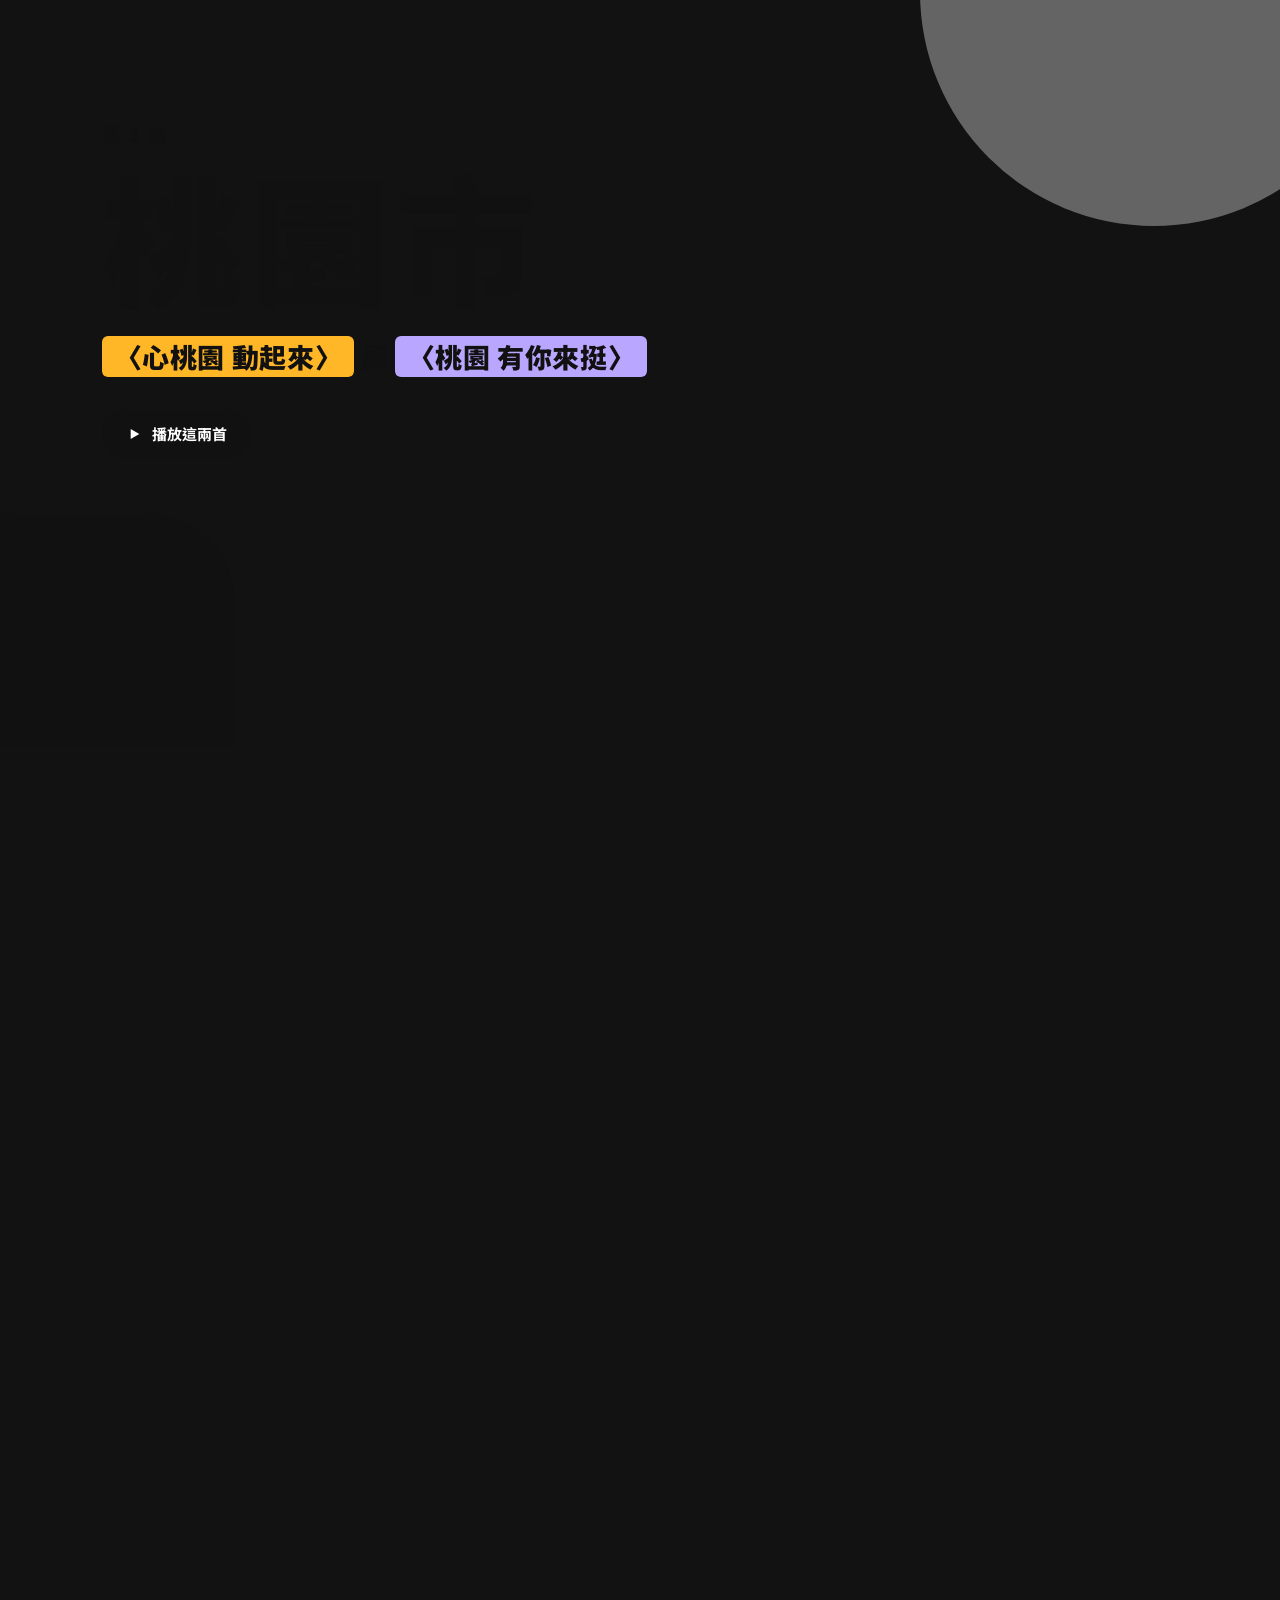
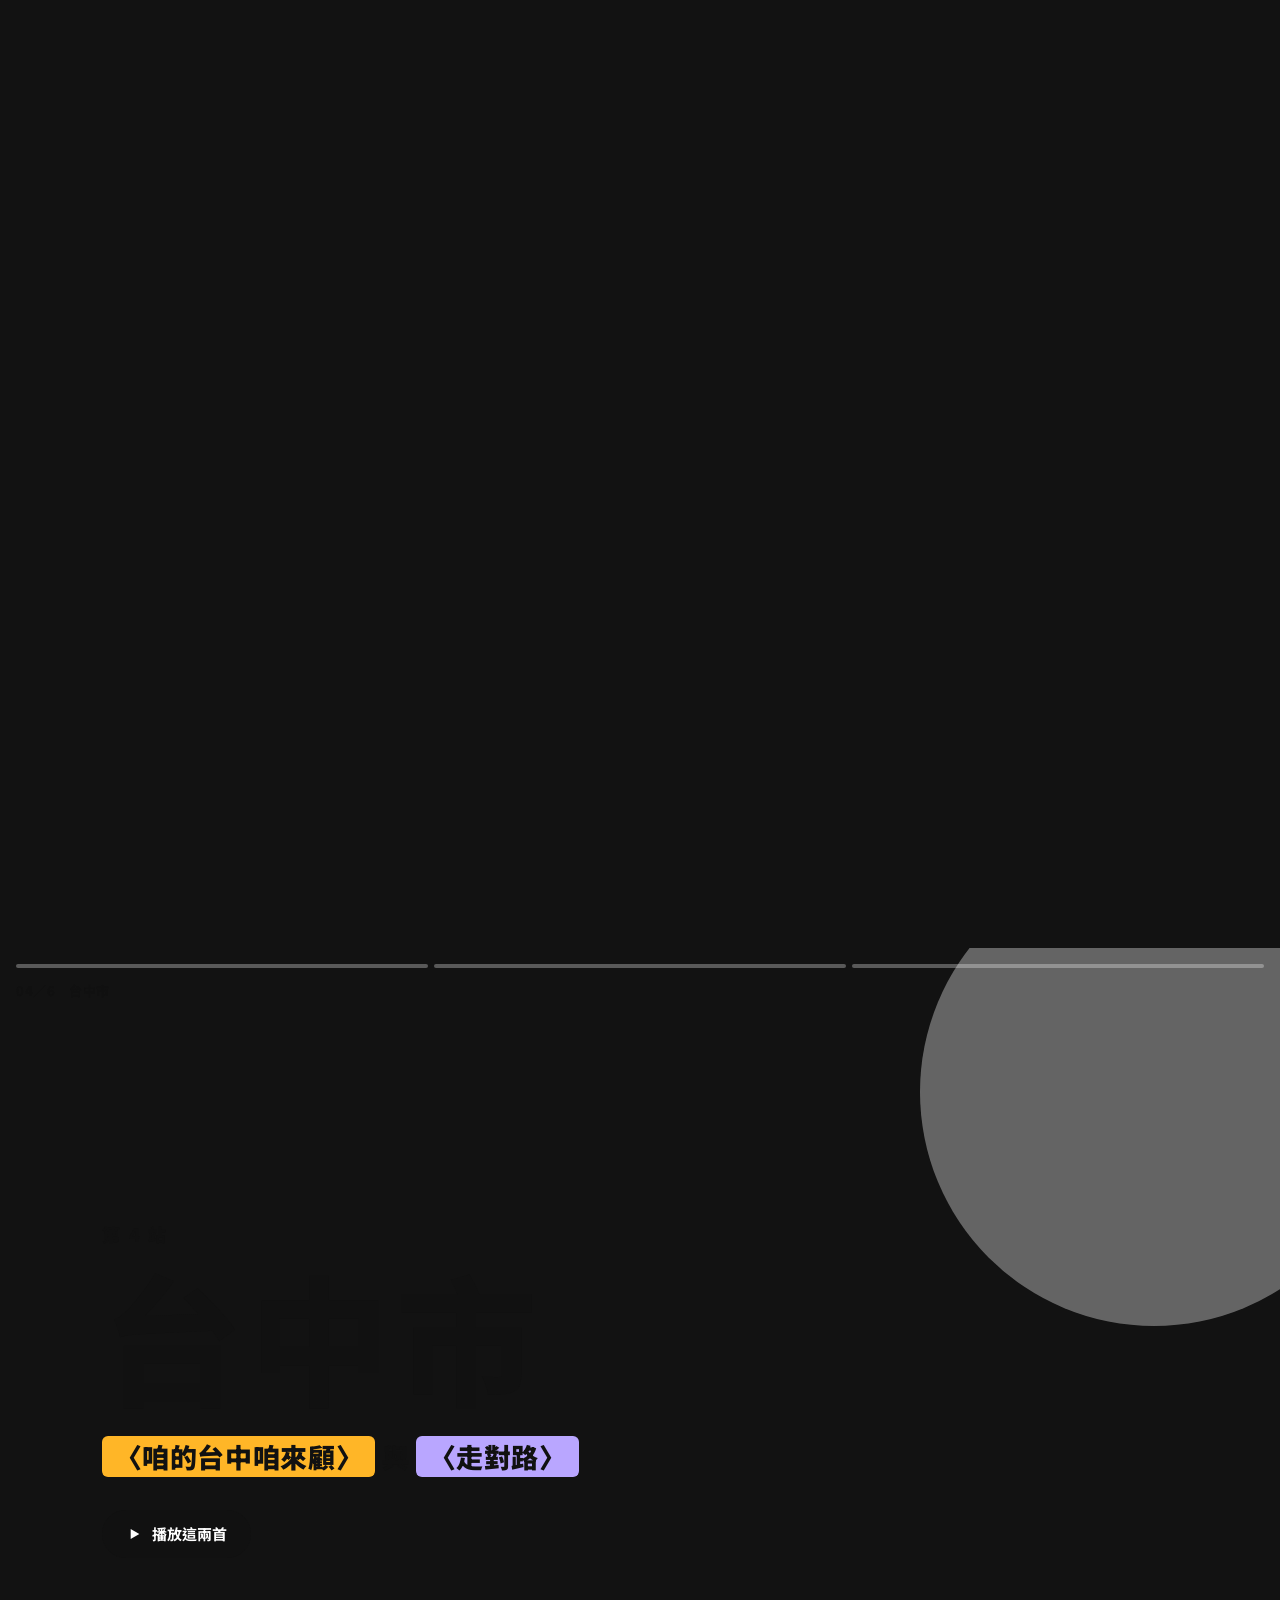
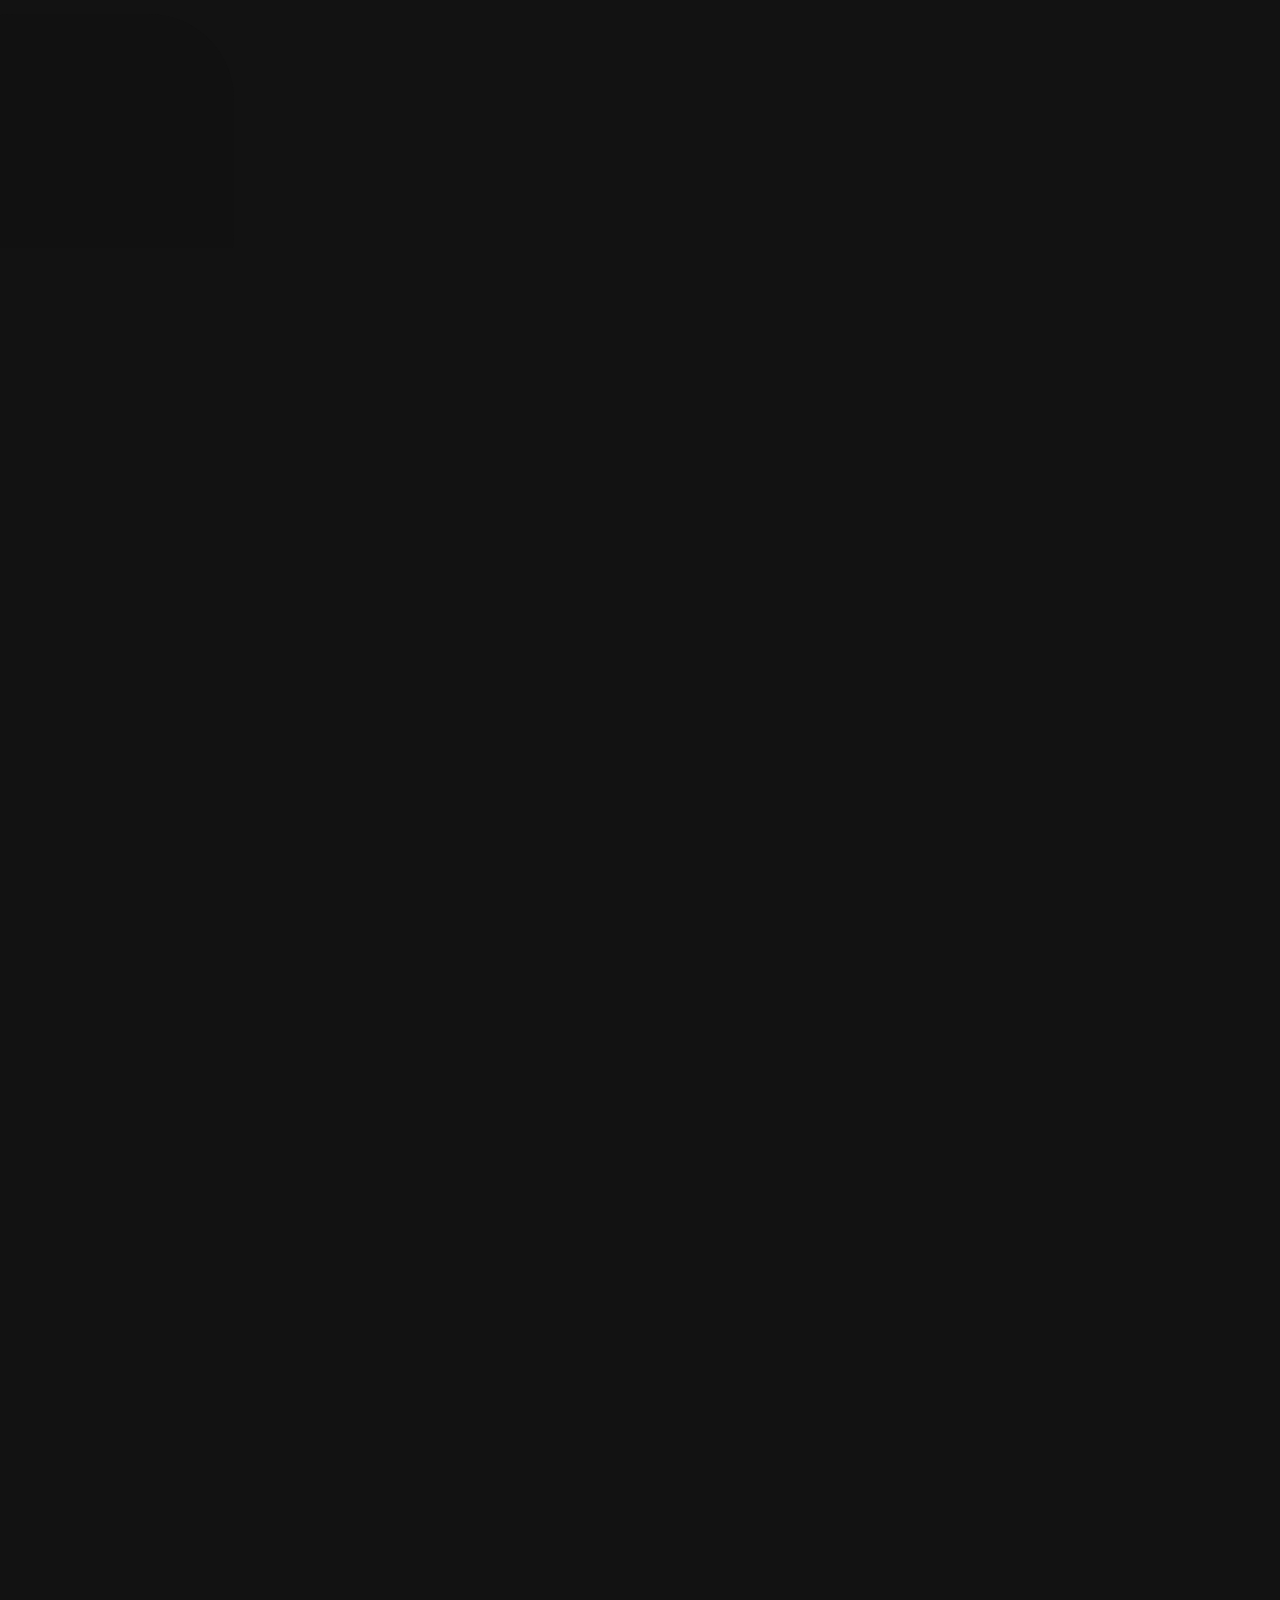
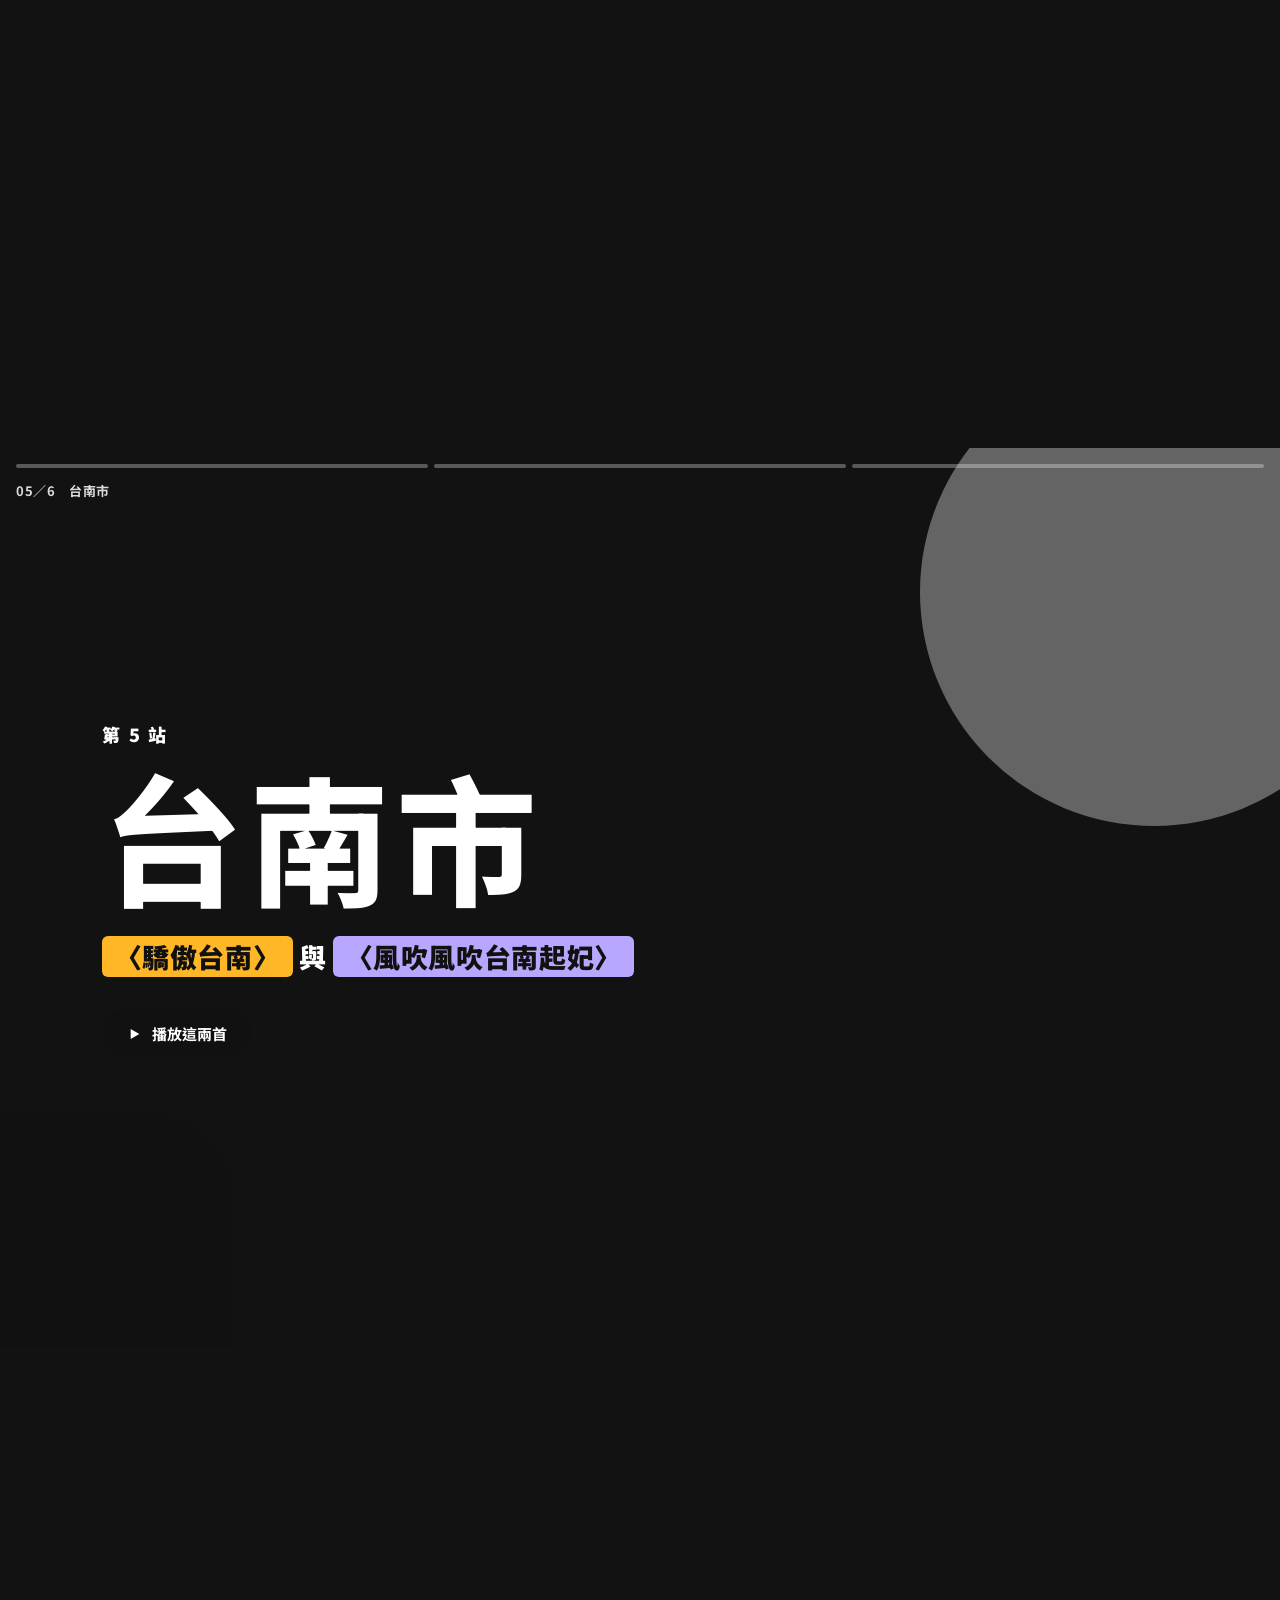
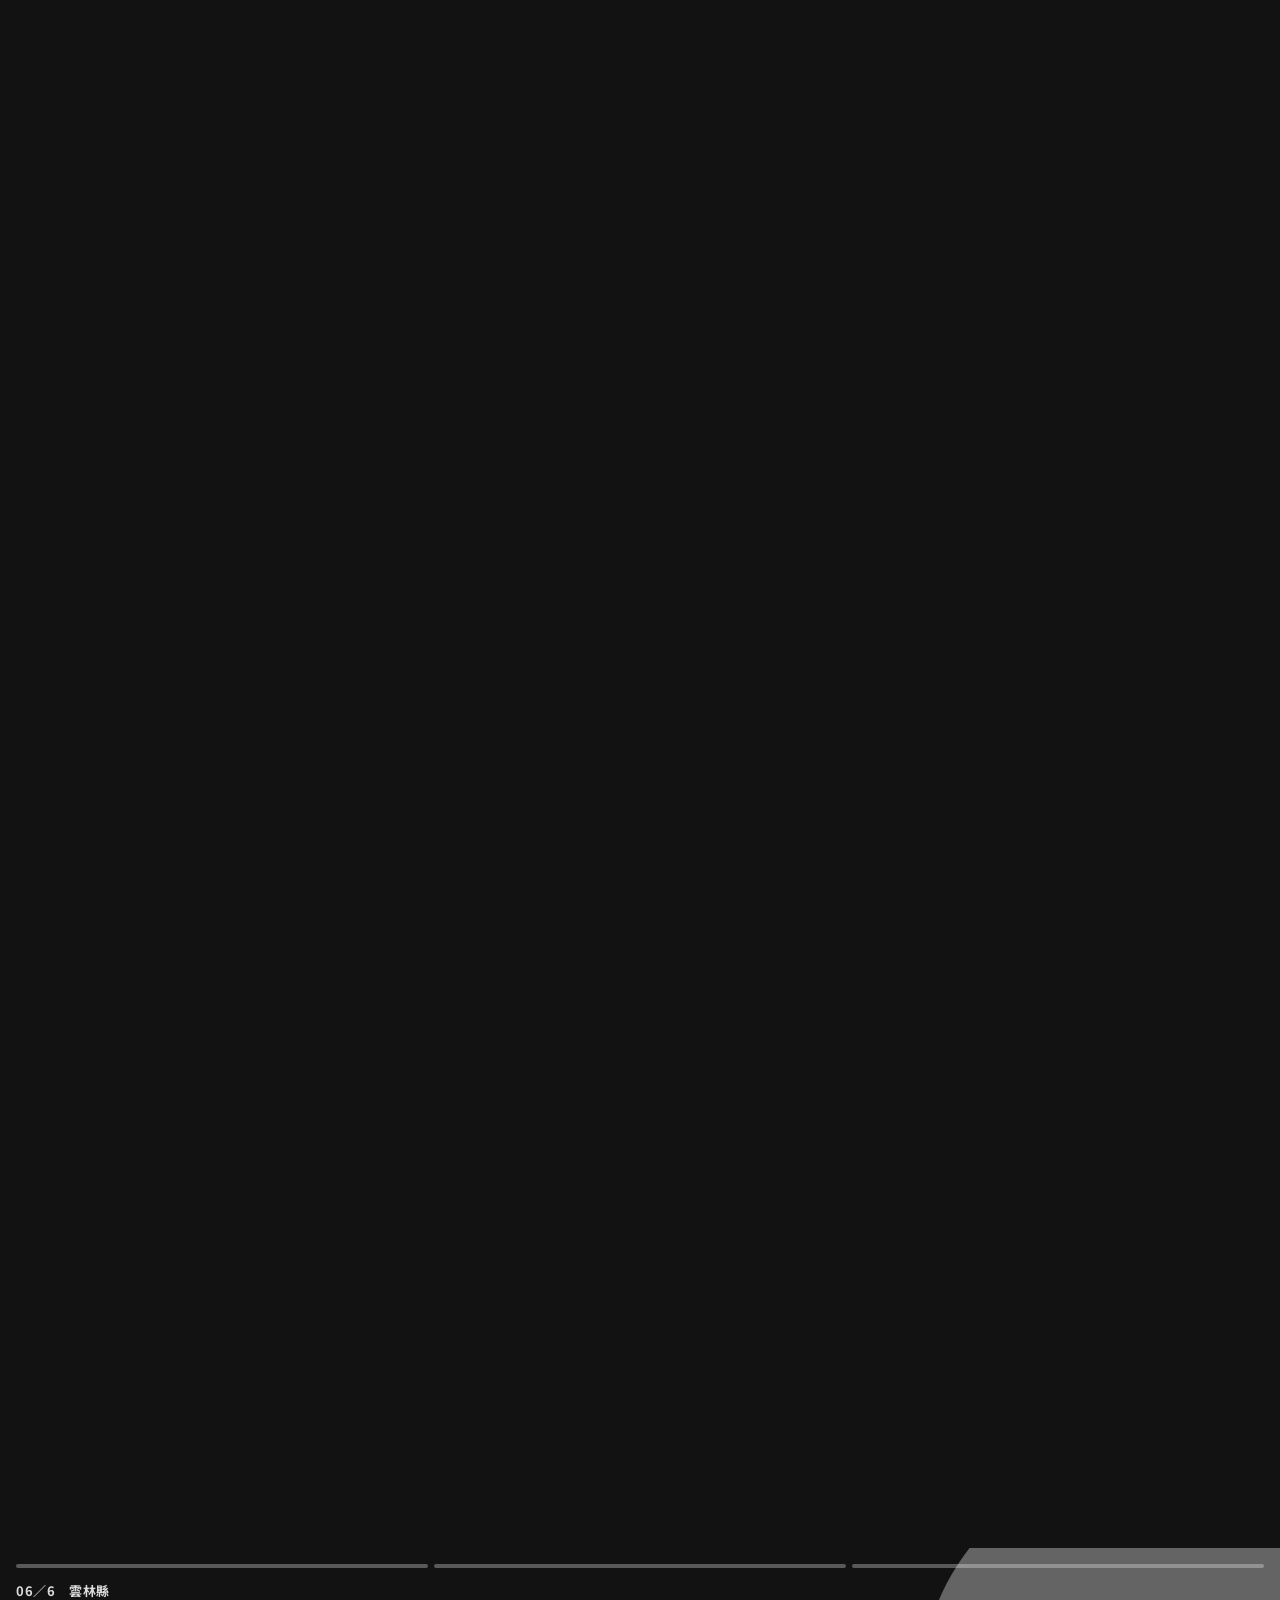
<file: AS07/index.html>
<!DOCTYPE html>
<html lang="zh-Hant">
<head>
<meta charset="utf-8">
<meta name="viewport" content="width=device-width, initial-scale=1">
<title>2026 競選歌回顧｜六座城市，十二首歌</title>
<link rel="preconnect" href="https://fonts.googleapis.com">
<link href="https://fonts.googleapis.com/css2?family=Noto+Sans+TC:wght@400;500;700;900&display=swap" rel="stylesheet">
<style>
:root{
  --bg:#121212; --panel:#181818; --row:#2a2a2a; --text:#ffffff; --muted:#b3b3b3; --line:#2f2f2f;
  --A:#ffb627; --B:#b9a6ff; --play:#f4f0e6;
  --t-地景:#7fd1ff; --t-政績:#ffd166; --t-政見:#ff8fa3; --t-願景:#c3f584; --t-情感:#ffffff;
}
*{box-sizing:border-box}
html{scroll-behavior:smooth;background:#121212}
body{margin:0;background:transparent;color:var(--text);font-family:"Noto Sans TC",system-ui,-apple-system,"PingFang TC","Microsoft JhengHei",sans-serif;line-height:1.75;letter-spacing:.04em;-webkit-font-smoothing:antialiased}
button{font:inherit;color:inherit;cursor:pointer}
.todo{outline:1px dashed rgba(255,255,255,.45);outline-offset:2px;opacity:.75}

/* ---------- 播放清單 ---------- */
.pl-hero{display:flex;gap:28px;align-items:flex-end;padding:88px 40px 28px;background:linear-gradient(180deg,#5a3a1a 0%,#2a1f19 70%,var(--bg) 100%)}
.cover{flex:0 0 232px;height:232px;border-radius:6px;position:relative;overflow:hidden;background:linear-gradient(135deg,var(--A),#ff6b3d 48%,#6b4bd6 52%,var(--B));box-shadow:0 8px 40px rgba(0,0,0,.6)}
.cover .disc{position:absolute;width:150px;height:150px;border-radius:50%;background:repeating-radial-gradient(circle,#111 0 3px,#1c1c1c 3px 6px);top:22px}
.cover .disc::after{content:"";position:absolute;inset:56px;border-radius:50%;background:var(--A)}
.cover .disc.b{left:auto;right:-30px;top:60px}
.cover .disc.b::after{background:var(--B)}
.cover .disc.a{left:-30px}
.cover .cv-t{position:absolute;left:14px;bottom:10px;font-weight:900;font-size:24px;line-height:1.25;letter-spacing:.04em;text-shadow:0 2px 10px rgba(0,0,0,.5)}
.pl-meta .kind{font-size:14px;font-weight:700}
.pl-meta h1{margin:6px 0 12px;font-size:clamp(34px,5.6vw,72px);font-weight:900;line-height:1.1;letter-spacing:.02em}
.pl-meta .sub-t{font-size:clamp(17px,2.1vw,24px);font-weight:700;margin:0 0 14px;letter-spacing:.08em}
.pl-meta .desc{margin:0 0 10px;color:#e6e0d8;font-size:14px;line-height:1.85;max-width:62ch}
.pl-meta .by{font-size:14px;color:var(--muted)}
.pl-meta .by b{color:var(--text)}
.pl-actions{display:flex;align-items:center;gap:22px;padding:20px 40px}
.bigplay{flex:0 0 60px;width:60px;height:60px;border-radius:50%;border:0;background:var(--play);color:#111;display:flex;align-items:center;justify-content:center;transition:transform .15s}
.bigplay:hover{transform:scale(1.06)}
.bigplay svg{width:26px;height:26px}
.pl-actions .hint{color:var(--muted);font-size:14px}

.tracks{padding:0 40px 60px;letter-spacing:normal;line-height:1.6}
.pl-actions .hint{letter-spacing:normal;line-height:1.6}
.tr-head,.tr{display:grid;grid-template-columns:40px minmax(0,4fr) minmax(0,2fr) minmax(0,2fr);gap:16px;align-items:center;padding:0 16px}
.tr-head{height:36px;color:var(--muted);font-size:13px;border-bottom:1px solid var(--line);margin-bottom:8px}

.city-row{padding:18px 16px 6px;font-size:13px;font-weight:700;color:var(--muted);letter-spacing:2px}
.tr{min-height:58px;border-radius:6px;background:none;border:0;width:100%;text-align:left;color:var(--muted);font-size:14px}
.tr:hover,.tr:focus-visible{background:var(--row);outline:none}
.tr .num{text-align:center;font-variant-numeric:tabular-nums}
.tr .num .ico{display:none}
.tr:hover .num .n{display:none}
.tr:hover .num .ico{display:inline-flex}
.tr .ttl{display:flex;align-items:center;gap:12px;min-width:0}
.tr .art{flex:0 0 40px;height:40px;border-radius:4px;display:flex;align-items:center;justify-content:center;font-weight:900;color:#111;font-size:15px}
.tr .art.A{background:var(--A)}.tr .art.B{background:var(--B)}
.ph{overflow:hidden;padding:0}
.ph img{width:100%;height:100%;object-fit:cover;display:block}
.tr .art.ph{box-shadow:0 0 0 2px var(--side)}
#nowbar .art.ph{box-shadow:0 0 0 2px var(--side)}
.card .hd b.ph{box-shadow:0 0 0 3px var(--side);width:44px;height:44px}
.tr .name{color:var(--text);font-size:16px;white-space:nowrap;overflow:hidden;text-overflow:ellipsis}
.tr .who{font-size:13px}
.tr.on .name{color:var(--play);font-weight:700}
.tr.on .num .n{display:none}
.tr.on .num .eq{display:inline-flex}
.eq{display:none;gap:2px;align-items:flex-end;height:14px}
.eq i{width:3px;background:var(--play);animation:eq 0.9s ease-in-out infinite}
.eq i:nth-child(2){animation-delay:.2s}.eq i:nth-child(3){animation-delay:.4s}
.paused .eq i{animation-play-state:paused}
@keyframes eq{0%,100%{height:3px}50%{height:14px}}
.tr.on:hover .num .eq{display:none}

/* ---------- 懸浮歌詞 ---------- */
#bgfade{position:fixed;inset:0;z-index:-1;background:#0d0d0d;opacity:0;transition:background-color .5s ease,opacity .4s ease}
#float{position:fixed;inset:0;pointer-events:none;z-index:40;overflow:hidden;transition:opacity .4s}
body.in-story #float{opacity:.28}
.fw{position:absolute;font-weight:900;white-space:nowrap;opacity:0;animation:floatUp 7s ease-out forwards;text-shadow:0 4px 30px rgba(0,0,0,.6)}
@keyframes floatUp{0%{opacity:0;transform:translateY(40px) scale(.9)}15%{opacity:.9}70%{opacity:.75}100%{opacity:0;transform:translateY(-160px) scale(1.05)}}
@media (prefers-reduced-motion:reduce){.fw{animation:fadeOnly 5s forwards}@keyframes fadeOnly{0%,100%{opacity:0}20%,70%{opacity:.85}}}

/* ---------- 正在播放 ---------- */
#nowbar{position:fixed;left:0;right:0;bottom:0;height:76px;background:#000;border-top:1px solid #222;display:flex;align-items:center;gap:16px;padding:0 20px;z-index:60;transform:translateY(100%);transition:transform .3s}
#nowbar.show{transform:none}
#nowbar .art{flex:0 0 48px;height:48px;border-radius:4px;display:flex;align-items:center;justify-content:center;font-weight:900;color:#111}
#nowbar .info{min-width:0;flex:0 1 260px}
#nowbar .info .t{font-size:15px;white-space:nowrap;overflow:hidden;text-overflow:ellipsis}
#nowbar .info .s{font-size:12px;color:var(--muted)}
#nowbar .ctl{flex:1;display:flex;flex-direction:column;align-items:center;gap:6px}
#nowbar .btns{display:flex;gap:18px;align-items:center}
#nowbar .btns button{background:none;border:0;width:36px;height:36px;display:flex;align-items:center;justify-content:center;color:var(--muted)}
#nowbar .btns button:hover{color:#fff}
#nowbar .btns .pp{background:var(--play);color:#111;border-radius:50%;width:36px;height:36px}
#nowbar svg{width:18px;height:18px}
#nowbar .prog{display:flex;align-items:center;gap:8px;width:min(560px,100%);font-size:11px;color:var(--muted);font-variant-numeric:tabular-nums}
#nowbar .bar{flex:1;height:4px;border-radius:2px;background:#4d4d4d;overflow:hidden}
#nowbar .bar i{display:block;height:100%;width:0;background:#fff}
#nowbar .note{flex:0 1 220px;font-size:12px;color:var(--muted);text-align:right}
#video{position:fixed;right:20px;bottom:92px;width:356px;height:200px;border-radius:8px;overflow:hidden;background:#000;z-index:55;box-shadow:0 10px 40px rgba(0,0,0,.6);display:none}
#video.show{display:block}
#video #yt{width:100%;height:100%}

/* ---------- 年度回顧 ---------- */
.wr-intro{min-height:100vh;display:flex;flex-direction:column;justify-content:center;padding:0 8vw;background:radial-gradient(circle at 80% 20%,#ff5a36 0 18%,transparent 18.2%),radial-gradient(circle at 15% 85%,#6b2fd9 0 22%,transparent 22.2%);position:relative;overflow:hidden}
.wr-intro .k{font-size:15px;letter-spacing:.12em;font-weight:700;color:var(--A)}
.wr-intro h2{margin:10px 0 20px;font-size:clamp(36px,7vw,100px);line-height:1.15;font-weight:900;letter-spacing:.03em}
.wr-intro p{font-size:16px;line-height:1.85;max-width:34ch;color:#ddd;margin:0}
.wr-intro .down{margin-top:40px;font-size:14px;color:var(--muted)}

.story{position:relative}
.story .stage{position:sticky;top:0;height:100vh;overflow:hidden;transition:color .5s ease}
.story .segs{position:absolute;top:16px;left:16px;right:16px;display:flex;gap:6px;z-index:5}
.story .segs span{flex:1;height:4px;border-radius:2px;background:rgba(255,255,255,.3);overflow:hidden}
.story .segs i{display:block;height:100%;width:0;background:#fff}
.story .tag-city{position:absolute;top:32px;left:16px;font-size:13px;font-weight:700;z-index:5;opacity:.85}
.slide{position:absolute;inset:0;padding:90px 8vw 110px;display:flex;flex-direction:column;justify-content:center;opacity:0;transform:translateY(30px) scale(.98);transition:opacity .5s,transform .5s;pointer-events:none}
.slide.on{opacity:1;transform:none;pointer-events:auto}
.blob{position:absolute;border-radius:50%;z-index:0;animation:spin 30s linear infinite}
.blob.sq{border-radius:28%}
@keyframes spin{to{transform:rotate(360deg)}}
.slide>*:not(.blob){position:relative;z-index:1}
.slide .k{font-size:clamp(14px,1.6vw,18px);font-weight:900;margin-bottom:12px;letter-spacing:.12em}
.slide h3{margin:0;font-size:clamp(52px,11vw,160px);line-height:1.05;font-weight:900;letter-spacing:.04em}
.slide .vs{margin-top:24px;font-size:clamp(17px,2.3vw,27px);font-weight:900;line-height:1.7}
.slide .vs em{font-style:normal;padding:0 .2em}
.slide .vs .A{color:#111;background:var(--A)}.slide .vs .B{color:#111;background:var(--B)}
.slide .playpair{margin-top:30px;align-self:flex-start;min-height:48px;padding:0 24px;border-radius:24px;border:0;background:#111;color:#fff;font-weight:700;font-size:15px;display:flex;gap:10px;align-items:center}
.slide .playpair svg{width:16px;height:16px}
.cards{display:grid;grid-template-columns:repeat(2,minmax(0,1fr));gap:24px;margin-top:20px}
.card{background:#111;color:#fff;border-radius:16px;padding:24px 26px;display:flex;flex-direction:column;gap:12px}
.card .hd{display:flex;align-items:center;gap:10px}
.card .hd b{width:32px;height:32px;border-radius:50%;display:flex;align-items:center;justify-content:center;color:#111;font-weight:900}
.card .hd .tt{font-size:18px;font-weight:900;line-height:1.4}
.card .hd .ww{font-size:13px;color:var(--muted)}
.card p{margin:0;font-size:14.5px;line-height:1.85;color:#e8e8e8}
.card .sub{font-size:12.5px;line-height:1.85;color:var(--muted)}
.chips{display:flex;flex-wrap:wrap;gap:8px}
.chip{font-size:13px;line-height:1.6;padding:4px 12px;border-radius:14px;background:#262626;display:inline-flex;gap:8px;align-items:center;max-width:100%}
.chip>span{flex:1 1 auto;min-width:0}
.chip i{font-style:normal;font-size:11px;font-weight:900;color:#111;padding:2px 6px;border-radius:8px;white-space:nowrap;flex:0 0 auto;writing-mode:horizontal-tb}
.len-row{display:grid;grid-template-columns:minmax(0,2fr) minmax(0,5fr);gap:20px;align-items:center;margin-top:18px}
.len-row .big{font-size:clamp(48px,8vw,110px);font-weight:900;line-height:1;font-variant-numeric:tabular-nums}
.len-row .lb{font-size:16px;font-weight:700}
.len-bar{height:34px;border-radius:17px;background:rgba(0,0,0,.25);overflow:hidden}
.len-bar i{display:block;height:100%;border-radius:17px;width:0;transition:width 1s .2s}
.slide.on .len-bar i{width:var(--w)}
.slide .foot{margin-top:24px;font-size:16px;font-weight:700}
.slide .concl{font-size:clamp(24px,4vw,52px);font-weight:900;line-height:1.55;max-width:22ch;letter-spacing:.03em}
.mvlink{align-self:flex-start;color:#111;background:var(--play);border-radius:16px;padding:6px 14px;font-size:14px;font-weight:700;text-decoration:none}
.mvlink:hover{filter:brightness(.9)}
.legend{display:flex;flex-wrap:wrap;gap:10px;margin-top:16px;font-size:13px}

/* ---------- 結尾、AI 聲明 ---------- */
.ending{min-height:100vh;padding:100px 8vw;background:transparent;display:flex;flex-direction:column;justify-content:center;gap:20px}
.ending .k{color:var(--A);font-weight:900;font-size:15px;letter-spacing:.12em}
.ending h2{margin:0;font-size:clamp(30px,4.6vw,60px);font-weight:900;line-height:1.3;letter-spacing:.03em}
.ending .stat{display:grid;grid-template-columns:72px minmax(0,1fr) 40px;gap:14px;align-items:center;font-size:14.5px;max-width:720px}
.ending .stat .b{height:22px;border-radius:11px;background:#222;overflow:hidden}
.ending .stat .b i{display:block;height:100%;border-radius:11px}
.closing{max-width:760px;margin-top:28px;display:flex;flex-direction:column;gap:14px}
.closing h3{margin:0;font-size:clamp(22px,2.8vw,32px);font-weight:900;letter-spacing:.06em}
.closing p{margin:0;font-size:15.5px;line-height:2;color:#e6e6e6}
.closing b{color:var(--A)}
.ending .note{font-size:13px;color:var(--muted);max-width:60ch}
.ai{min-height:100vh;padding:90px 8vw 120px;background:var(--play);color:#111;display:flex;flex-direction:column;justify-content:center}
.ai .k{font-weight:900;letter-spacing:.16em;font-size:15px}
.ai h2{font-size:clamp(32px,5.4vw,72px);margin:8px 0 28px;line-height:1.2;font-weight:900;letter-spacing:.04em}
.ai dl{display:grid;grid-template-columns:140px minmax(0,1fr);gap:16px 28px;margin:0;max-width:900px;font-size:15px;line-height:1.95}
.ai dt{font-weight:900}
.ai dd{margin:0}
.ai .sig{margin-top:36px;font-size:14px;color:#555}

/* ---------- 精緻化 ---------- */
body{text-rendering:optimizeLegibility}
.pl-meta h1,.wr-intro h2,.slide h3,.ending h2,.ai h2{font-weight:800}
.slide .concl{font-weight:700}
.slide .vs em{padding:.05em .45em;border-radius:6px}
.card{background:rgba(17,17,17,.92);border:1px solid rgba(255,255,255,.08);border-radius:18px;box-shadow:0 18px 40px rgba(0,0,0,.18);backdrop-filter:blur(6px)}
.card .hd{padding-bottom:12px;border-bottom:1px solid rgba(255,255,255,.08)}
.chip{background:rgba(255,255,255,.06);border:1px solid rgba(255,255,255,.06)}
.chip i{font-weight:700;letter-spacing:.08em}
.mvlink{font-weight:600;letter-spacing:.06em;padding:7px 16px}
.fw{font-weight:700;letter-spacing:.06em;text-shadow:0 2px 18px rgba(0,0,0,.35)}
.closing{padding-top:28px;border-top:1px solid rgba(255,255,255,.1)}
.closing b{font-weight:700}
.ending .stat .b{height:14px}
.ending .stat .b i{border-radius:7px}
.ai dl{border-top:1px solid rgba(0,0,0,.15);padding-top:24px}
.ai dt{font-weight:700;letter-spacing:.1em}
.blob{filter:blur(.3px)}
.cover{border-radius:4px}

@media (max-width:760px){
  .pl-hero{flex-direction:column;align-items:flex-start;padding:60px 20px 20px}
  .cover{flex-basis:auto;width:200px;height:200px}
  .pl-actions,.tracks{padding-left:12px;padding-right:12px}
  .tr-head{display:none}
  .tr{grid-template-columns:28px minmax(0,1fr);gap:10px;padding:0 8px}
  .tr .city,.tr .party{display:none}
  .cards{grid-template-columns:minmax(0,1fr);gap:12px}
  .card{padding:12px 14px;gap:8px;border-radius:12px}
  .card .hd .tt{font-size:17px}
  .card .hd b.ph{width:36px;height:36px}
  .card .sub,.card p{font-size:12.5px;line-height:1.5}
  .chips{gap:5px}
  .chip{font-size:12.5px;padding:2px 9px}
  .chip i{font-size:11px}
  .mvlink{align-self:flex-start;color:#111;background:var(--play);border-radius:16px;padding:6px 14px;font-size:14px;font-weight:700;text-decoration:none}
.mvlink:hover{filter:brightness(.9)}
.legend{display:none}
  .slide{padding:64px 16px 92px;justify-content:flex-start}
  .slide .k{margin-bottom:4px}
  .cards{margin-top:8px}
  .len-row{grid-template-columns:minmax(0,1fr)}
  #video{left:12px;right:12px;width:auto;height:calc((100vw - 24px)*.5625);max-height:200px;bottom:88px}
  #nowbar .note,#nowbar .info{flex-basis:auto}
  #nowbar .note{display:none}
  .ai dl{grid-template-columns:minmax(0,1fr)}
  .ai dt{margin-top:8px}
}
</style>
</head>
<body>

<!-- ===================== 開場：播放清單 ===================== -->
<header class="pl-hero">
  <div class="cover" aria-hidden="true">
    <div class="disc a"></div><div class="disc b"></div>
    <div class="cv-t">2026<br>競選歌回顧</div>
  </div>
  <div class="pl-meta">
    <div class="kind">公開播放清單</div>
    <h1>2026 競選歌回顧</h1>
    <div class="sub-t">六座城市，十二首歌</div>
    <p class="desc">本篇報導整理了 2026 年大選中，不只一位首長候選人推出競選歌曲的縣市，比較競選歌曲的相同與相異。</p>
    <div class="by"><b>林天怡</b>・<span id="count"></span></div>
  </div>
</header>

<div class="pl-actions">
  <button class="bigplay" id="playAll" aria-label="從第一首開始播放">
    <svg viewBox="0 0 24 24" fill="currentColor"><path d="M7 4.5v15l13-7.5z"/></svg>
  </button>
  <span class="hint">按下播放，或點任一首歌。往下捲動，看六座城市的回顧。</span>
</div>

<section class="tracks" aria-label="曲目">
  <div class="tr-head"><span>#</span><span>標題</span><span>縣市</span><span>政黨</span></div>
  <div id="list"></div>
</section>

<!-- ===================== 年度回顧 ===================== -->
<section class="wr-intro" id="wrapped">
  <div class="k">2026 競選歌回顧</div>
  <h2>六座城市<br>十二首歌</h2>
  <p>同一張選票上的兩個人，各自唱出一座什麼樣的城市？</p>
  <div class="down">往下捲動 ↓</div>
</section>
<div id="stories"></div>

<!-- ===================== 結尾（暫定，可替換） ===================== -->
<section class="ending" id="ending">
  <div class="k">十二首歌聽完了</div>
  <h2>這些歌最常唱的是什麼？</h2>
  <div id="stats"></div>
  <p class="note">依每首歌的內容標籤計算，一首歌可以同時有好幾類。</p>
  <div class="closing">
    <h3>歌唱給誰聽</h3>
    <p>從歌詞、語言與曲風，可以看出候選人各自想連結的對象。</p>
    <p><b>年輕族群</b>：4 首歌直接對年輕人說話。有的採用說唱、舞曲等年輕人熟悉的曲風，歌詞談 AI、創業與工作；有的以青年返鄉為主題，或把「新的世代」放進歌名。</p>
    <p><b>台語使用者</b>：5 首歌以台語為主，或含完整的台語段落。這些段落多描寫勞動者、長輩與家庭，可推論台語是用來連結在地與基層選民。</p>
    <p><b>客家族群</b>：只有台北、桃園各 1 首歌出現客語，而且都只有一句。份量雖少，仍可視為向客家選民表示「也包括你」。</p>
    <p>整體而言，12 首歌傳達的多是認同與情感，具體政績或政見只出現在少數歌曲中。競選歌反映的是候選人想爭取哪些選民，而不是他們打算怎麼施政。</p>
  </div>
</section>

<!-- ===================== AI 使用聲明（100vh） ===================== -->
<footer class="ai">
  <div class="k">AI 使用聲明</div>
  <h2>這篇報導怎麼做的</h2>
  <dl>
    <dt>作者負責</dt><dd>選題與報導角度；整體視覺與互動設計，包括播放清單開場與年度回顧的形式；資料蒐集，包括 12 首歌的歌詞、MV 連結與候選人照片；所有內容的最終判斷與修改。</dd>
    <dt>AI 協助</dt><dd>使用 Anthropic Claude 撰寫網頁程式碼；依作者提供的歌詞整理關鍵字與分類初稿、撰寫報導文字初稿，皆由作者修改、確認；另協助查詢選票號次與部分歌曲的新聞報導，並裁切照片。</dd>
    <dt>中立原則</dt><dd>同一縣市的兩首歌依選票號次排列、篇幅相等，配色避開政黨代表色，不評價候選人或歌曲優劣。歌詞僅摘錄關鍵字，完整歌曲請見官方 MV。</dd>
  </dl>
  <div class="sig">林天怡｜臺大新聞所｜調查報導課程作業｜2026 年 11 月</div>
</footer>

<div id="bgfade" aria-hidden="true"></div>
<div id="float" aria-hidden="true"></div>
<div id="video"><div id="yt"></div></div>
<div id="nowbar" role="region" aria-label="正在播放">
  <div class="art" id="nbArt"></div>
  <div class="info"><div class="t" id="nbT"></div><div class="s" id="nbS"></div></div>
  <div class="ctl">
    <div class="btns">
      <button id="prev" aria-label="上一首"><svg viewBox="0 0 24 24" fill="currentColor"><path d="M6 5h2v14H6zM20 5v14L9 12z"/></svg></button>
      <button id="pp" class="pp" aria-label="播放或暫停"><svg viewBox="0 0 24 24" fill="currentColor" id="ppIco"><path d="M7 4.5v15l13-7.5z"/></svg></button>
      <button id="next" aria-label="下一首"><svg viewBox="0 0 24 24" fill="currentColor"><path d="M16 5h2v14h-2zM4 5v14l11-7z"/></svg></button>
    </div>
    <div class="prog"><span id="cur">0:00</span><div class="bar"><i id="barI"></i></div><span id="tot">0:00</span></div>
  </div>
  <div class="note" id="nbNote"></div>
</div>

<script>
/* =========================================================
   資料區：只要改這裡
   - no：選票號次，填好後同一縣市兩首歌會自動依號次排序
   - yt：YouTube 影片 ID（網址 watch?v= 後面那串）
   - photo：候選人照片路徑，例如 "img/tpe-a.jpg"（放在網頁同一層的 img 資料夾）
       沒填時顯示 A／B 色塊
   - lyrics：想懸浮顯示的歌詞片段（短句即可）。
       可以只填文字 ["…","…"]，會依序輪播；
       也可以填 {t:秒數, text:"…"}，會在播放到該秒數時出現。
     沒填時，改用 words（主題關鍵字）。
   - 標「待填」的欄位在畫面上會有虛線框
   ========================================================= */
const TODO = "待填";
const CITIES = [
  { name:"台北市", bg:"#f2504b", ink:"#111",
    conclusion:"一首把四年政績逐條唱成清單，一首一項政策都沒提，只反覆唱「順起來」。兩首都把候選人名字的一個字藏進歌裡。",
    songs:[
      { title:"台北安可", who:"蔣萬安", party:"中國國民黨", incumbent:true, no:5, photo:"img/tpe-a.jpg", yt:"uKCiYJdv6Zg", dur:"",
        lang:"華語（夾英文 YouBike、AI）", 
        tags:[["政績","YouBike、捷運延伸、大巨蛋"],["政績","北士科、國際賽事、都更"],["政績","無菸城市、免費營養午餐、幸福住宅"],["願景","結尾轉向「下一站的台北」"],["情感","副歌反覆「台北，安可」"]],
        note:"歌詞沒有直接唱出候選人名字；歌名「安可」與「萬安」的「安」同字，宣傳主視覺也特別標亮這個字。",
        words:["安可","YouBike","捷運","大巨蛋","北士科","都更","無菸台北","免費午餐","幸福住宅","下一站"], lyrics:[] },
      { title:"台北順起來", who:"沈伯洋", party:"民主進步黨", incumbent:false, no:3, photo:"img/tpe-b.jpg", yt:"wZoV0jJ_cTQ", dur:"",
        lang:"華語為主；英語、台語、客語各一句口號", 
        tags:[["願景","把「卡住」的城市「解開」"],["願景","新的台北、美感"],["情感","「台北」與歌名反覆，橋段連唱四次"],["情感","四種語言喊同一句口號"]],
        note:"歌詞沒有提到任何具體政策或建設；沒有直接唱出候選人名字，但「洋流」的「洋」與「伯洋」同字。",
        words:["順起來","卡住","解開","Future soon","作伙來","共下來","洋流","美感","我的家"], lyrics:[] } ] },
  { name:"新北市", bg:"#ff8c2a", ink:"#111",
    conclusion:"兩首都沒唱政見。一首唱各行各業的「新北人」，用台語；一首唱新北的山海地名，再把候選人名字連喊四次。",
    songs:[
      { title:"勇敢想勇敢做", who:"李四川", party:"中國國民黨", incumbent:false, no:3, photo:"img/ntpc-a.jpg", yt:"aOG1skw9QGM", dur:"2:59",
        lang:"台語為主", 
        tags:[["情感","各行各業「新北人」的打拚"],["情感","起起落落、黑暗中找出口"],["情感","以身為新北人為傲"],["情感","副歌「川好勢」"]],
        note:"候選人表示歌裡沒有放政見；歌詞也沒有任何政策或建設。",
        words:["勇敢想","勇敢做","川好勢","新北人","為生活","為理想","出頭天"], lyrics:[] },
      { title:"你我作伙拚未來", who:"蘇巧慧", party:"民主進步黨", incumbent:false, no:1, photo:"img/ntpc-b.jpg", yt:"-uDH1NwjZ8g", dur:"",
        lang:"華語為主，夾台語（蓋可愛、作伙）", 
        tags:[["地景","山嵐、海，從最北的石門唱到南邊的烏來"],["地景","新北是「百寶箱」"],["願景","年輕活力、溫暖創新、新時代"],["情感","「巧慧」連喊四次，加上暱稱「水獺媽媽」"]],
        note:"歌詞沒有提到任何具體政策或建設；候選人名字直接唱進歌裡，和「新北」交替反覆。",
        words:["石門","烏來","百寶箱","巧慧","水獺媽媽","作伙","拚未來"], lyrics:[] } ] },
  { name:"桃園市", bg:"#f5cf3a", ink:"#111",
    conclusion:"兩首都沒有點名任何政績或政見。一首華台語各一段，唱四年打拚與「實實在在建設」；一首華語為主、結尾加台客語，唱老街溪、埤塘與公車。",
    songs:[
      { title:"桃園 有你來挺", who:"張善政", party:"中國國民黨", incumbent:true, no:2, photo:"img/tyn-a.jpg", yt:"2bE3ZYpPDTY", dur:"",
        lang:"華語、台語各一段，夾英文 Team", 
        tags:[["情感","四年努力過的路、一步一步走到眼前"],["情感","台語段：流汗打拚、毋講白賊話、無愛搬戲"],["政績","只以「實實在在建設桃園」概括，不點名項目"],["願景","讓桃園迎著光向前、我們都是 Team桃園"]],
        note:"官方標為競選主題曲。另有〈善，讓我們靠近〉（華語，唱陪伴與珍珠海岸、山城），以「善良」「善意」嵌入名字的「善」。兩首都沒有把具體政績寫進歌詞。",
        words:["有你來挺","四年","流汗打拚","毋講白賊話","Team桃園","迎著光向前"], lyrics:[] },
      { title:"心桃園 動起來", who:"黃世杰", party:"民主進步黨", incumbent:false, no:1, photo:"img/tyn-b.jpg", yt:"F6U5S3jMmYI", dur:"3:16",
        lang:"華語為主，結尾台語、客語各一句", 
        tags:[["地景","老街溪、埤塘、公車"],["願景","科技求新求變、無盡可能的未來"],["情感","放心有你在、溫暖的手握住日常"],["情感","與這座城市一起成長"]],
        note:"歌詞沒有具體政見；最後一段用台語、客語各唱一句，與〈台北順起來〉多語喊口號的做法相近。",
        words:["老街溪","埤塘","公車","動起來","科技","放心有你在","與這座城市一起成長"], lyrics:[] } ] },
  { name:"台中市", bg:"#45b86f", ink:"#111",
    conclusion:"兩首都唱山與海，也都沒有政見。一首用華語說唱唱年輕人自己做主，最後喊「選對人」；一首華台語混唱，點名后里馬場、梧棲漁港和太陽餅，把「純」藏進「純真的笑容」。",
    songs:[
      { title:"走對路", who:"江啟臣", party:"中國國民黨", incumbent:false, no:3, photo:"img/txg-a.jpg", yt:"tnVvGdvoYjI", dur:"2:50",
        lang:"華語（夾英文 AI 與 One 到 Five 數數）", 
        tags:[["情感","年輕人自己做主、不怕輸不認輸"],["願景","機會不只留給有錢人、AI 時代腦袋要更新"],["情感","創業、學成、加班、等末班車的小人物"],["願景","從街頭唱到世界、讓全世界聽見"],["地景","只有概括的「山線的風、海線的浪聲」「臺中城」"]],
        note:"歌詞沒有唱出候選人名字，也沒有具體政見。副歌反覆「走對路」，結尾用 One 到 Five 數數串起夢想、方向、心願，最後一句是「走對路！選對人」，是目前唯一直接喊投票的歌詞。",
        words:["走對路","自己做主","不怕輸","AI 時代","小人物","讓全世界聽見","選對人"], lyrics:[] },
      { title:"咱的台中咱來顧", who:"何欣純", party:"民主進步黨", incumbent:false, no:1, photo:"img/txg-b.jpg", yt:"0i4SejgpdhA", dur:"",
        lang:"華語、台語混用（咱、免驚、鬥陣、拍拼、古意），夾英文 you are my sunshine", 
        tags:[["地景","東邊高山、西邊海洋、晴朗天氣"],["地景","后里馬場、梧棲漁港、傳統市場"],["地景","珍珠奶茶、像小太陽的糕餅"],["情感","咱是可愛、拍拼、古意擱趣味的台中人"],["情感","「純真的笑容」嵌入名字的「純」"],["願景","重新想像、心存希望、未來交予囡仔"]],
        note:"歌詞沒有具體政見，也沒有直接唱出候選人名字。副歌反覆「咱的台中咱來顧」，用「咱」把聽眾拉進來。",
        words:["后里馬場","梧棲漁港","珍珠奶茶","小太陽","咱來顧","台中人","心存希望","you are my sunshine"], lyrics:[] } ] },
  { name:"台南市", bg:"#3d7ce8", ink:"#fff",
    conclusion:"一首用華語從四百年前唱到智慧農業，是最接近政策的一首；一首用台語從春天唱到冬天，把台南人比成風箏，帶著台灣的夢飛。",
    songs:[
      { title:"驕傲台南", who:"謝龍介", party:"中國國民黨", incumbent:false, no:2, photo:"img/tnn-a.jpg", yt:"8l0y20NnrXk", dur:"",
        lang:"華語（Rap 段夾英文 AI）", 
        tags:[["地景","安平、大員、府城、城門、車站、古道"],["情感","四百、三百、兩百、一百年前的台南史"],["情感","「我們是古都，不是破舊」"],["政見","智慧農業、AI 看天候、科技走進農村"],["願景","青年回鄉、智慧城市、讓產品走向遠方"]],
        note:"另有〈我在台南有個家〉〈府城彼盞燈〉。這首沒有唱出候選人名字。",
        words:["安平","大員","府城","四百年","古都","智慧農業","台南向前行","驕傲"], lyrics:[] },
      { title:"風吹風吹台南起妃", who:"陳亭妃", party:"民主進步黨", incumbent:false, no:3, photo:"img/tnn-b.jpg", yt:"QXFx8NmayC4", dur:"3:47",
        lang:"台語", 
        tags:[["地景","嘉南平原、台南每一片土地、海邊的浪"],["情感","春、夏、秋、冬四季的風"],["情感","阿母、厝邊阿伯，為這個家打拚的人"],["情感","台南人像一隻一隻的風吹（風箏）"],["願景","隨民主與歷史的風飛、帶台南與台灣的夢來飛"]],
        note:"發布於 2025 年黨內初選期間。歌詞沒有具體政見；歌名「起妃」與副歌反覆的「飛」同音，把名字的「妃」藏進歌裡。",
        words:["風吹","嘉南平原","四季的風","阿母","厝邊阿伯","民主的風","台南的夢","台灣的夢"], lyrics:[] } ] },
  { name:"雲林縣", bg:"#7a4fd8", ink:"#fff",
    conclusion:"兩首都從土地與人出發。依報導，一首唱一代代人的打拚與傳承；另一首先唱人口外流與醫療不足，再唱「我能改變什麼」，是唯一把家鄉寫成需要改變的歌。",
    songs:[
      { title:"咱的雲林・新的世代", who:"張嘉郡", party:"中國國民黨", incumbent:false, no:null, photo:"img/yun-a.jpg", yt:"CBFYv2mNSCk", dur:"",
        lang:"台語", 
        tags:[["地景","雲林風景（依報導）"],["情感","一代代雲林人生活、打拚與傳承（依報導）"],["情感","競選團隊稱不唱候選人姓名與口號"]],
        note:"本團隊未取得完整歌詞，內容依 2026 年 9 月 8 日發布時的新聞報導歸納。",
        words:["咱的雲林","新的世代","人與土地","傳承","打拚"], lyrics:[] },
      { title:"雲林的驕傲", who:"劉建國", party:"民主進步黨", incumbent:false, no:null, photo:"img/yun-b.jpg", yt:"COKBCHOOSfQ", dur:"",
        lang:"華語為主，夾台語（囡仔、免、親像）", 
        tags:[["地景","田園、稻浪、海聲，「雲朵彩霞靠著樹林」嵌入縣名"],["情感","累了就回來，這裡有你的所在"],["政見","點出人口外流、醫療不足、「荒蕪之地」"],["願景","我就能做些什麼、團結的力量"]],
        note:"歌詞沒有唱出候選人名字，也沒有具體政見；是 12 首中唯一先唱家鄉問題、再唱「我能改變」的歌。",
        words:["雲林的驕傲","親像囡仔在走路","累了就回來","離鄉背井","醫療救助","團結的力量"], lyrics:[] } ] }
];
const TAG_TYPES = ["地景","政績","政見","願景","情感"];
const DEMO_SECONDS = 30; // 沒有 YouTube ID 時的示意播放長度

/* ---------- 工具 ---------- */
const $ = s => document.querySelector(s);
const esc = s => String(s).replace(/[&<>"]/g, c => ({"&":"&amp;","<":"&lt;",">":"&gt;",'"':"&quot;"}[c]));
const isTodo = v => !v || v === TODO;
const show = v => isTodo(v) ? `<span class="todo">${TODO}</span>` : esc(v);
const toSec = d => { if (isTodo(d)) return null; const [m,s] = d.split(":").map(Number); return m*60 + s; };
const fmt = s => { s = Math.max(0, Math.round(s||0)); return Math.floor(s/60) + ":" + String(s%60).padStart(2,"0"); };
const badge = s => s.photo ? `<img src="${esc(s.photo)}" alt="${esc(s.who)}">` : esc(s.side);
const tagColor = t => getComputedStyle(document.documentElement).getPropertyValue("--t-"+t).trim() || "#fff";

/* 依號次排序，並攤平成播放序列 */
CITIES.forEach(c => {
  if (c.songs.every(s => s.no != null)) c.songs.sort((a,b) => a.no - b.no);
  c.songs.forEach((s,i) => { s.side = i === 0 ? "A" : "B"; s.city = c.name; });
});
const QUEUE = CITIES.flatMap(c => c.songs);
$("#count").textContent = `${QUEUE.length} 首歌・${CITIES.length} 座城市`;

/* ---------- 曲目列表 ---------- */
const playIco = '<svg viewBox="0 0 24 24" width="14" height="14" fill="currentColor"><path d="M7 4.5v15l13-7.5z"/></svg>';
let html = "", n = 0;
CITIES.forEach(c => {
  html += `<div class="city-row">${esc(c.name)}</div>`;
  c.songs.forEach(s => {
    const i = n++;
    html += `<button class="tr" data-i="${i}" aria-label="播放 ${esc(s.title)}，${esc(s.who)}">
      <span class="num"><span class="n">${i+1}</span><span class="ico">${playIco}</span><span class="eq"><i></i><i></i><i></i></span></span>
      <span class="ttl"><span class="art ${s.side}${s.photo ? " ph" : ""}" style="--side:var(--${s.side})">${badge(s)}</span>
        <span style="min-width:0"><div class="name">〈${esc(s.title)}〉</div><div class="who">${esc(s.who)}${s.incumbent ? "・現任" : ""}</div></span></span>
      <span class="city">${esc(s.city)}</span>
      <span class="party">${esc(s.party)}</span>
    </button>`;
  });
});
$("#list").innerHTML = html;
document.querySelectorAll(".tr").forEach(b => b.addEventListener("click", () => {
  const i = +b.dataset.i; i === cur && playing ? pause() : play(i);
}));

/* ---------- 年度回顧：每座城市 4 張 ---------- */
const SLIDES = 3;
const blobs = (c1, c2) => `<div class="blob" style="width:52vmin;height:52vmin;right:-12vmin;top:-10vmin;background:${c1};opacity:.35"></div>
  <div class="blob sq" style="width:34vmin;height:34vmin;left:-8vmin;bottom:-8vmin;background:${c2};opacity:.3"></div>`;
const head = s => `<div class="hd"><b class="${s.photo ? "ph" : ""}" style="background:var(--${s.side});--side:var(--${s.side})">${badge(s)}</b>
  <div><div class="tt">〈${esc(s.title)}〉</div><div class="ww">${esc(s.who)}｜${esc(s.party)}${s.incumbent ? "｜現任" : ""}</div></div></div>`;

$("#stories").innerHTML = CITIES.map((c, ci) => {
  const [A, B] = c.songs;
  const chips = s => s.tags.map(([t, x]) => `<span class="chip"><i style="background:${tagColor(t)}">${t}</i><span>${show(x)}</span></span>`).join("");
  return `<section class="story" style="height:${SLIDES*100}vh" data-ci="${ci}">
    <div class="stage" style="color:${c.ink}">
      <div class="segs">${"<span><i></i></span>".repeat(SLIDES)}</div>
      <div class="tag-city">${String(ci+1).padStart(2,"0")}／${CITIES.length}　${esc(c.name)}</div>

      <div class="slide">${blobs("#fff", "#111")}
        <div class="k">第 ${ci+1} 站</div>
        <h3>${esc(c.name)}</h3>
        <div class="vs"><em class="A">〈${esc(A.title)}〉</em> 與 <em class="B">〈${esc(B.title)}〉</em></div>
        <button class="playpair" data-play="${QUEUE.indexOf(A)}">${playIco} 播放這兩首</button>
      </div>



      <div class="slide">${blobs("#111", "#fff")}
        <div class="k">歌詞唱了什麼</div>
        <div class="cards">
          ${[A, B].map(s => `<div class="card">${head(s)}
            ${isTodo(s.lang) ? "" : `<div class="sub">語言：${esc(s.lang)}</div>`}
            <div class="chips">${chips(s)}</div>
            ${s.note ? `<div class="sub">${esc(s.note)}</div>` : ""}
            ${s.yt ? `<a class="mvlink" href="https://www.youtube.com/watch?v=${esc(s.yt)}" target="_blank" rel="noopener">觀看官方 MV ↗</a>` : `<span class="sub todo">MV 連結待填</span>`}</div>`).join("")}
        </div>
        <div class="legend">${TAG_TYPES.map(t => `<span class="chip"><i style="background:${tagColor(t)}">${t}</i></span>`).join("")}</div>
      </div>

      <div class="slide">${blobs("#fff", "#111")}
        <div class="k">一句話比較</div>
        <div class="concl">${esc(c.conclusion)}</div>
      </div>
    </div>
  </section>`;
}).join("");
document.querySelectorAll(".playpair").forEach(b => b.addEventListener("click", () => play(+b.dataset.play)));

/* 捲動驅動：進度條 + 切換 slide */
const stories = [...document.querySelectorAll(".story")];
/* 背景色漸變：依畫面中央所在的段落換色 */
const bgEl = document.getElementById("bgfade");
const bgStops = [[document.getElementById("wrapped"), "#0d0d0d"], ...stories.map((st, i) => [st, CITIES[i].bg]), [document.getElementById("ending"), "#0d0d0d"]];
function updateBg(vh) {
  const mid = vh / 2;
  if (bgStops[0][0].getBoundingClientRect().top > mid) { bgEl.style.opacity = 0; return; }
  bgEl.style.opacity = 1;
  for (const [el, col] of bgStops) {
    const r = el.getBoundingClientRect();
    if (r.top <= mid && r.bottom > mid) { bgEl.style.backgroundColor = col; break; }
  }
}
function onScroll() {
  const vh = innerHeight;
  stories.forEach(st => {
    const r = st.getBoundingClientRect();
    const p = Math.min(1, Math.max(0, -r.top / (r.height - vh)));
    const idx = Math.min(SLIDES - 1, Math.floor(p * SLIDES));
    st.querySelectorAll(".segs i").forEach((el, i) => el.style.width = (Math.min(1, Math.max(0, p*SLIDES - i)) * 100) + "%");
    st.querySelectorAll(".slide").forEach((el, i) => el.classList.toggle("on", i === idx));
  });
  updateBg(vh);
  document.body.classList.toggle("in-story", stories.some(st => { const r = st.getBoundingClientRect(); return r.top < vh*.5 && r.bottom > vh*.5; }));
}
addEventListener("scroll", onScroll, { passive:true });
addEventListener("resize", onScroll);
onScroll();
/* 防止一次滑太多：在回顧區內，滾輪或滑動一次只前進／後退一張 */
function stops() {
  const vh = innerHeight, list = [];
  stories.forEach(st => {
    const span = st.offsetHeight - vh;
    for (let i = 0; i < SLIDES; i++) list.push(st.offsetTop + span * (i + 0.5) / SLIDES);
  });
  return list;
}
let stepLock = false;
function inZone() {
  const first = stories[0].offsetTop, last = stories[stories.length - 1];
  return scrollY >= first - 5 && scrollY <= last.offsetTop + last.offsetHeight - innerHeight + 5;
}
function step(dir) {
  const s = stops();
  let i = 0, best = Infinity;
  s.forEach((y, k) => { const d = Math.abs(y - scrollY); if (d < best) { best = d; i = k; } });
  const j = i + dir;
  let target;
  if (j < 0) target = document.getElementById("wrapped").offsetTop;
  else if (j >= s.length) target = document.getElementById("ending").offsetTop;
  else target = s[j];
  stepLock = true;
  scrollTo({ top: target, behavior: "smooth" });
  setTimeout(() => { stepLock = false; }, 700);
}
addEventListener("wheel", e => {
  if (!inZone() || Math.abs(e.deltaY) < 4) return;
  e.preventDefault();
  if (!stepLock) step(e.deltaY > 0 ? 1 : -1);
}, { passive: false });
let touchY = null;
addEventListener("touchstart", e => { touchY = inZone() ? e.touches[0].clientY : null; }, { passive: true });
addEventListener("touchmove", e => { if (touchY !== null) e.preventDefault(); }, { passive: false });
addEventListener("touchend", e => {
  if (touchY === null) return;
  const dy = touchY - e.changedTouches[0].clientY;
  touchY = null;
  if (Math.abs(dy) > 30 && !stepLock) step(dy > 0 ? 1 : -1);
}, { passive: true });
addEventListener("keydown", e => {
  if (!inZone()) return;
  if (["ArrowDown", "PageDown", " "].includes(e.key)) { e.preventDefault(); if (!stepLock) step(1); }
  if (["ArrowUp", "PageUp"].includes(e.key)) { e.preventDefault(); if (!stepLock) step(-1); }
});
/* 點畫面跳到下一張 */
stories.forEach(st => st.querySelector(".stage").addEventListener("click", e => {
  if (e.target.closest("button")) return;
  const vh = innerHeight, top = st.offsetTop;
  const p = (scrollY - top) / (st.offsetHeight - vh);
  const idx = Math.min(SLIDES, Math.floor(p * SLIDES + 1e-3) + 1);
  scrollTo({ top: top + (st.offsetHeight - vh) * (idx / SLIDES) + 2, behavior:"smooth" });
}));

/* ---------- 結尾統計 ---------- */
const counts = Object.fromEntries(TAG_TYPES.map(t => [t, 0]));
QUEUE.forEach(s => new Set(s.tags.map(t => t[0])).forEach(t => counts[t]++));
$("#stats").innerHTML = TAG_TYPES.map(t => `<div class="stat"><span>${t}</span>
  <div class="b"><i style="width:${counts[t]/QUEUE.length*100}%;background:${tagColor(t)}"></i></div><span>${counts[t]}</span></div>`).join("");

/* ---------- 播放器 ---------- */
let cur = -1, playing = false, demoT = 0, demoTimer = null, floatTimer = null, wordI = 0, shown = new Set();
let yt = null, ytReady = false;
window.onYouTubeIframeAPIReady = () => {
  yt = new YT.Player("yt", { width:"100%", height:"100%",
    playerVars:{ playsinline:1, rel:0, modestbranding:1 },
    events:{
      onReady: () => { ytReady = true; },
      onStateChange: e => {
        if (e.data === YT.PlayerState.ENDED) next();
        if (e.data === YT.PlayerState.PLAYING) setPlaying(true);
        if (e.data === YT.PlayerState.PAUSED) setPlaying(false);
      } } });
};
const tag = document.createElement("script");
tag.src = "https://www.youtube.com/iframe_api";
document.head.appendChild(tag);

function play(i) {
  if (i < 0 || i >= QUEUE.length) return;
  const s = QUEUE[i], same = i === cur;
  cur = i;
  if (!same) { wordI = 0; shown.clear(); demoT = 0; }
  $("#nowbar").classList.add("show");
  $("#nbArt").innerHTML = badge(s);
  $("#nbArt").classList.toggle("ph", !!s.photo);
  $("#nbArt").style.background = `var(--${s.side})`;
  $("#nbArt").style.setProperty("--side", `var(--${s.side})`);
  $("#nbT").textContent = `〈${s.title}〉`;
  $("#nbS").textContent = `${s.who}・${s.city}`;
  document.querySelectorAll(".tr").forEach(b => b.classList.toggle("on", +b.dataset.i === i));
  const useYT = s.yt && ytReady;
  $("#nbNote").textContent = useYT ? "" : (s.yt ? "預覽環境無法載入 YouTube，部署後即可播放" : "尚未填入影片，目前為示意播放");
  $("#video").classList.toggle("show", !!useYT);
  if (useYT) {
    clearInterval(demoTimer);
    same ? yt.playVideo() : yt.loadVideoById(s.yt);
  } else {
    clearInterval(demoTimer);
    demoTimer = setInterval(() => { demoT += .25; if (demoT >= DEMO_SECONDS) next(); tick(); }, 250);
    setPlaying(true);
  }
}
function pause() {
  const s = QUEUE[cur];
  if (s && s.yt && ytReady) yt.pauseVideo();
  clearInterval(demoTimer);
  setPlaying(false);
}
function next() { cur + 1 < QUEUE.length ? play(cur + 1) : (pause(), cur = -1); }
function prev() { play(Math.max(0, cur - 1)); }
function setPlaying(v) {
  playing = v;
  document.body.classList.toggle("paused", !v);
  $("#ppIco").innerHTML = v ? '<path d="M6 4h4v16H6zM14 4h4v16h-4z"/>' : '<path d="M7 4.5v15l13-7.5z"/>';
  clearInterval(floatTimer);
  if (v) { spawn(); floatTimer = setInterval(spawn, 1700); }
}
$("#pp").onclick = () => playing ? pause() : play(cur < 0 ? 0 : cur);
$("#next").onclick = next;
$("#prev").onclick = prev;
$("#playAll").onclick = () => play(0);

function times() {
  const s = QUEUE[cur];
  if (s && s.yt && ytReady && yt.getDuration) return [yt.getCurrentTime() || 0, yt.getDuration() || 0];
  return [demoT, DEMO_SECONDS];
}
function tick() {
  if (cur < 0) return;
  const [t, d] = times();
  $("#cur").textContent = fmt(t);
  $("#tot").textContent = fmt(d);
  $("#barI").style.width = (d ? t/d*100 : 0) + "%";
  /* 有時間碼的歌詞：播到就出現 */
  const s = QUEUE[cur];
  s.lyrics.forEach((l, k) => { if (typeof l === "object" && !shown.has(k) && t >= l.t) { shown.add(k); floatWord(l.text, s); } });
}
setInterval(() => { if (playing) tick(); }, 250);

/* ---------- 懸浮歌詞 ---------- */
function spawn() {
  if (!playing || cur < 0) return;
  const s = QUEUE[cur];
  const timed = s.lyrics.some(l => typeof l === "object");
  if (timed) return; // 有時間碼時交給 tick()
  const pool = s.lyrics.length ? s.lyrics : s.words;
  floatWord(pool[wordI++ % pool.length], s);
}
function floatWord(text, s) {
  const el = document.createElement("div");
  el.className = "fw";
  el.textContent = text;
  const size = 28 + Math.random() * 56;
  el.style.fontSize = size + "px";
  el.style.color = `var(--${s.side})`;
  el.style.left = (4 + Math.random() * 70) + "vw";
  el.style.top = (18 + Math.random() * 55) + "vh";
  $("#float").appendChild(el);
  el.addEventListener("animationend", () => el.remove());
}
</script>
</body>
</html>
</file>
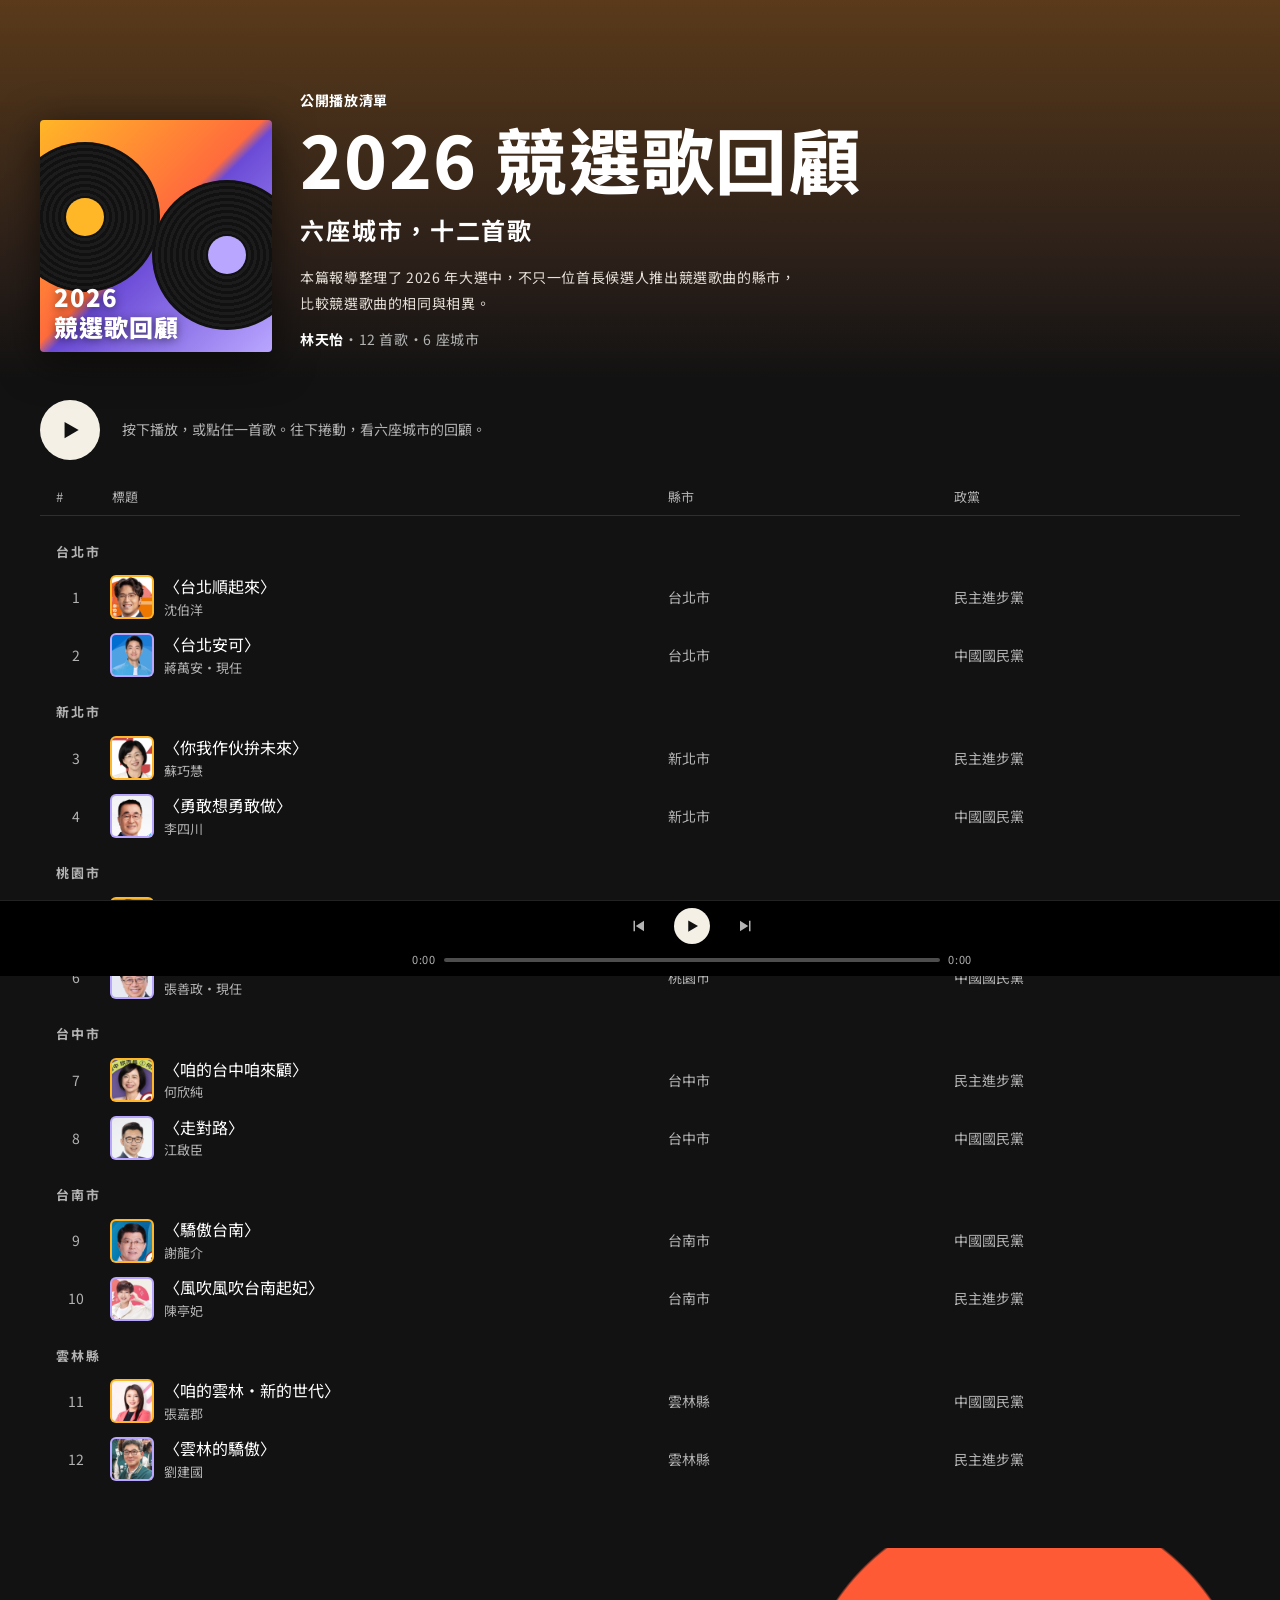
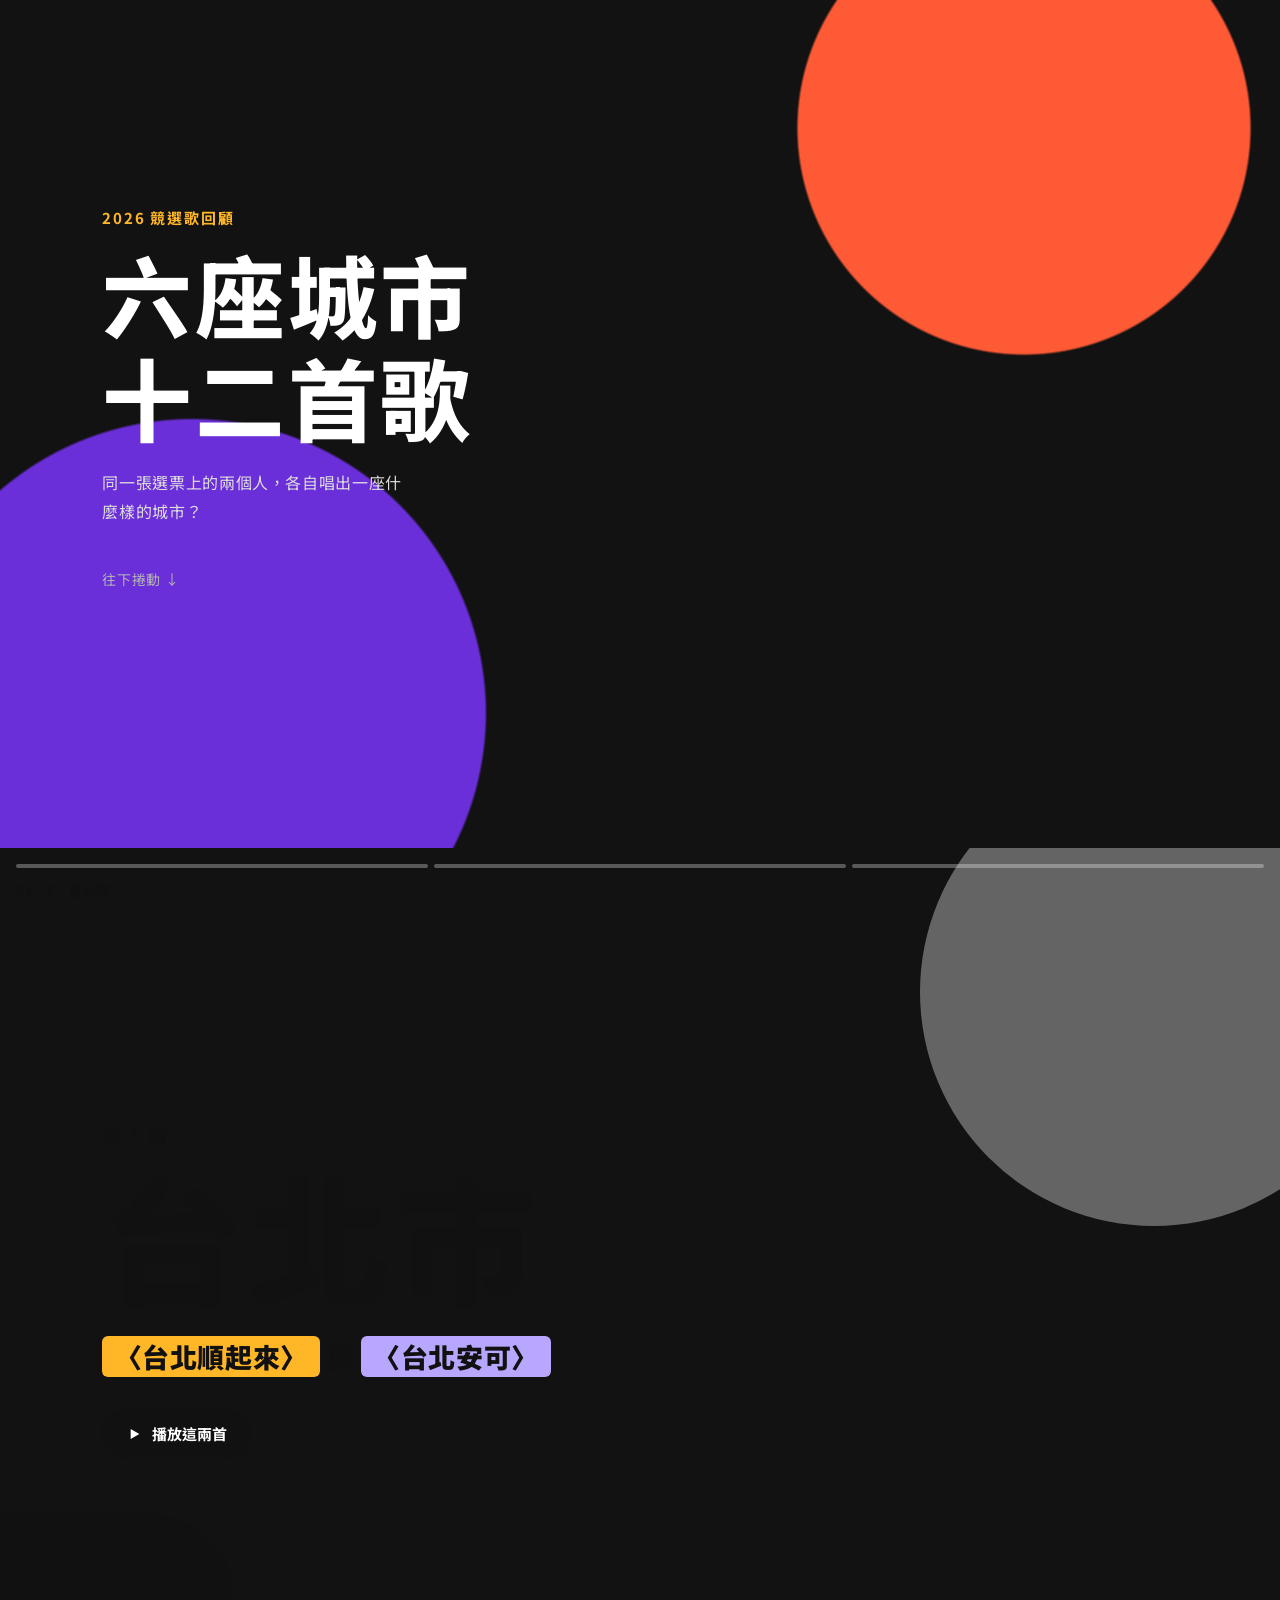
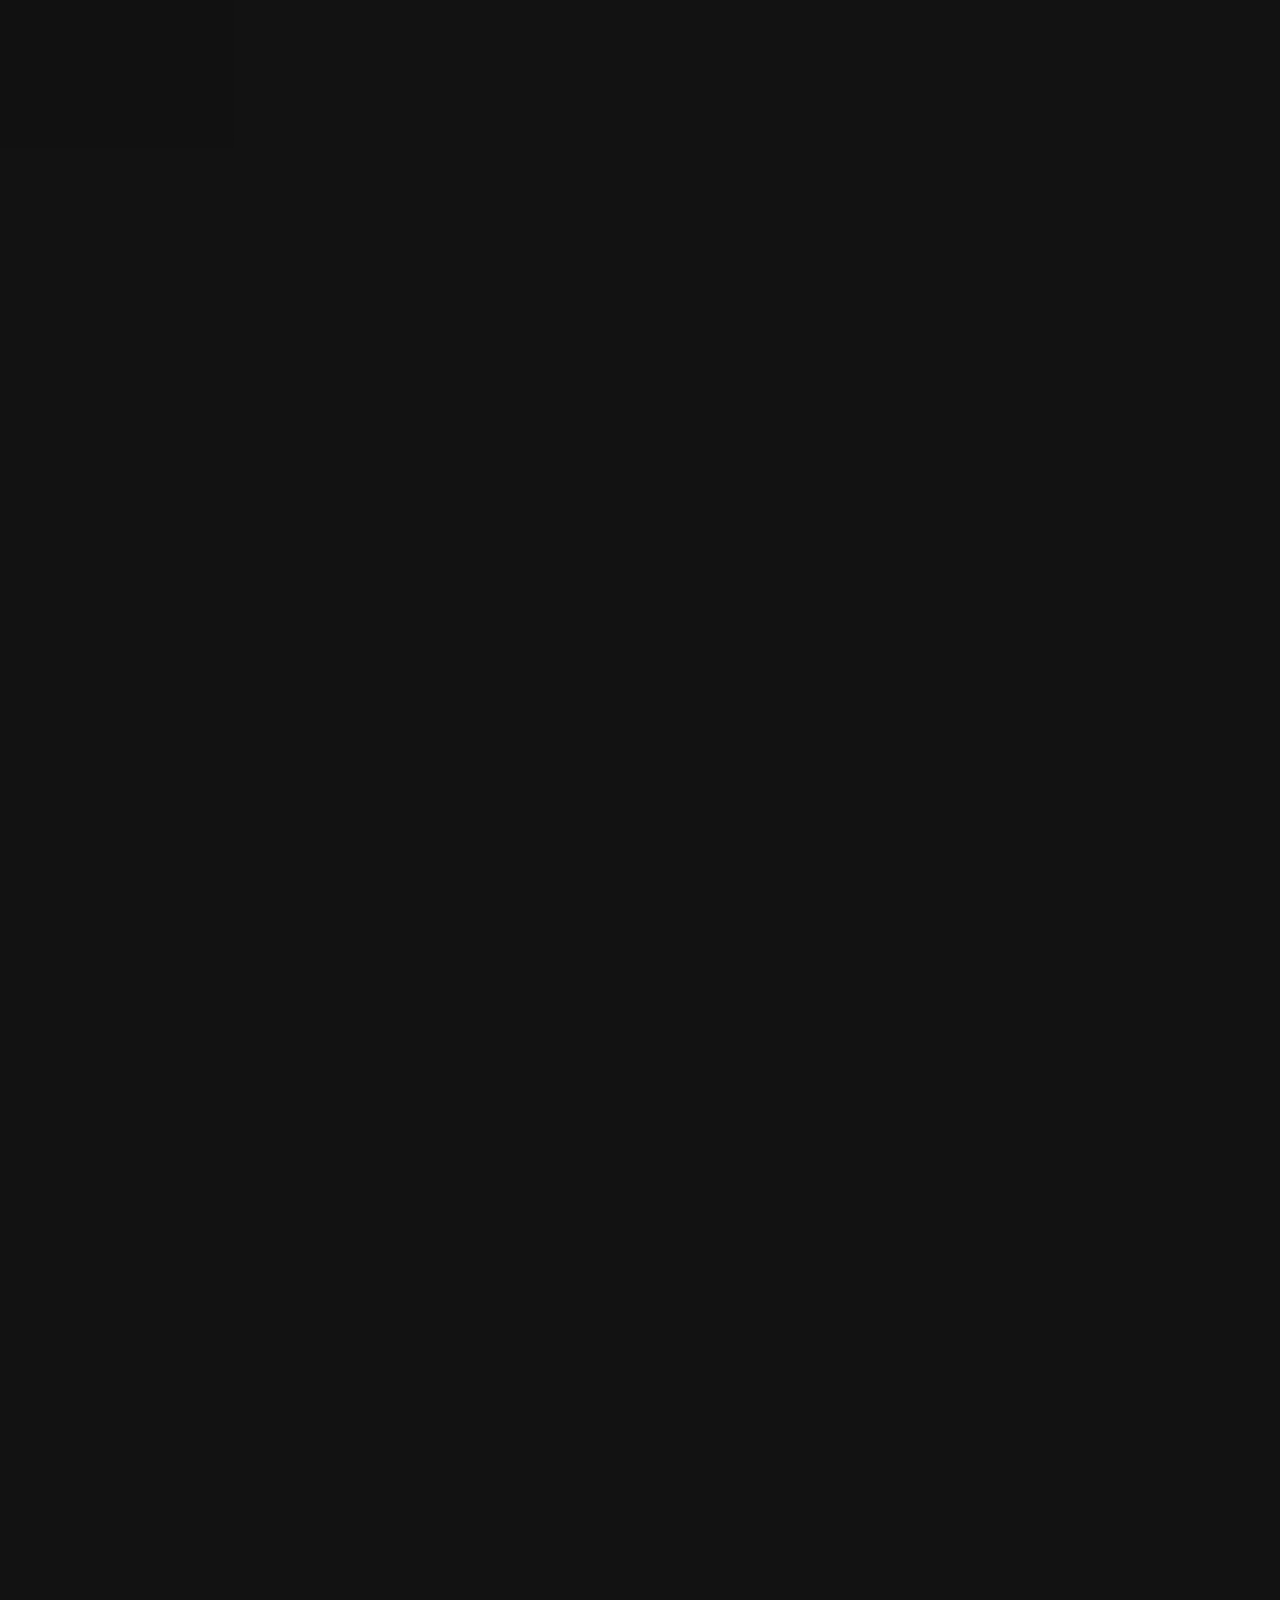
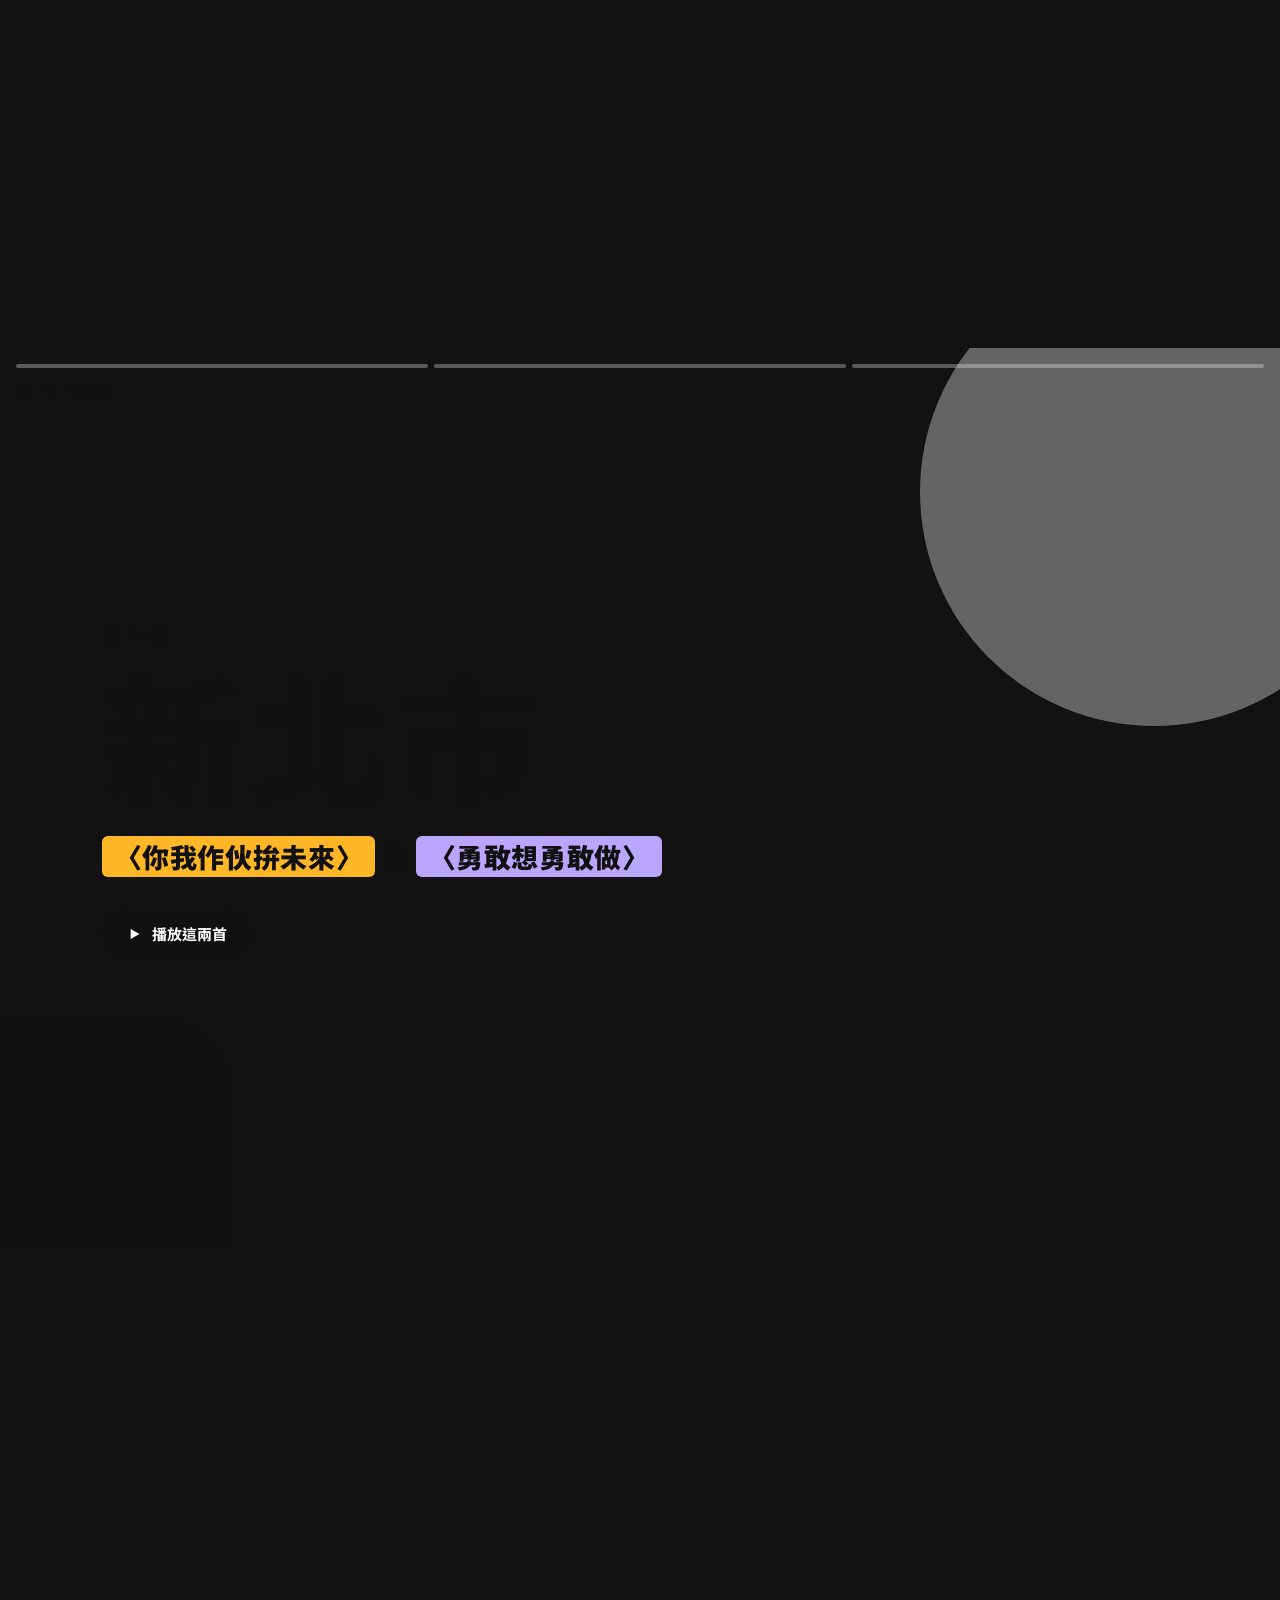
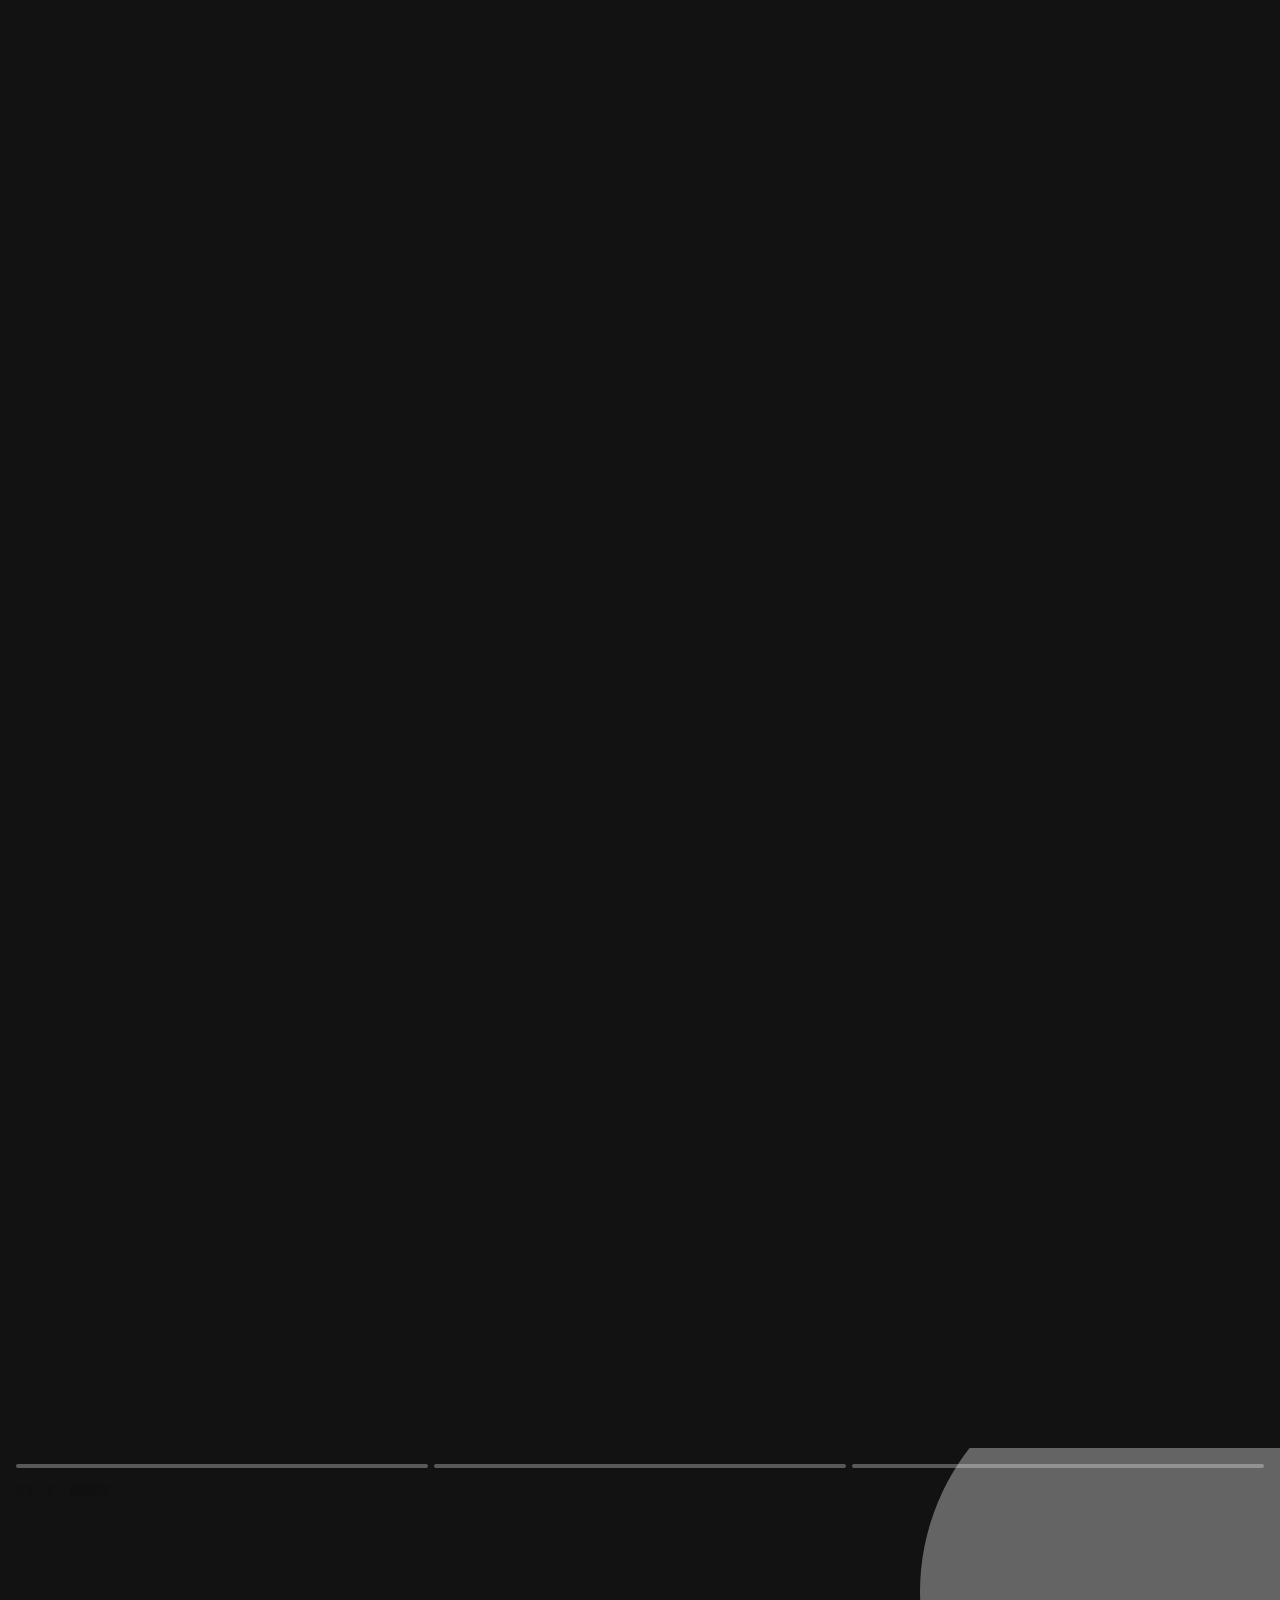
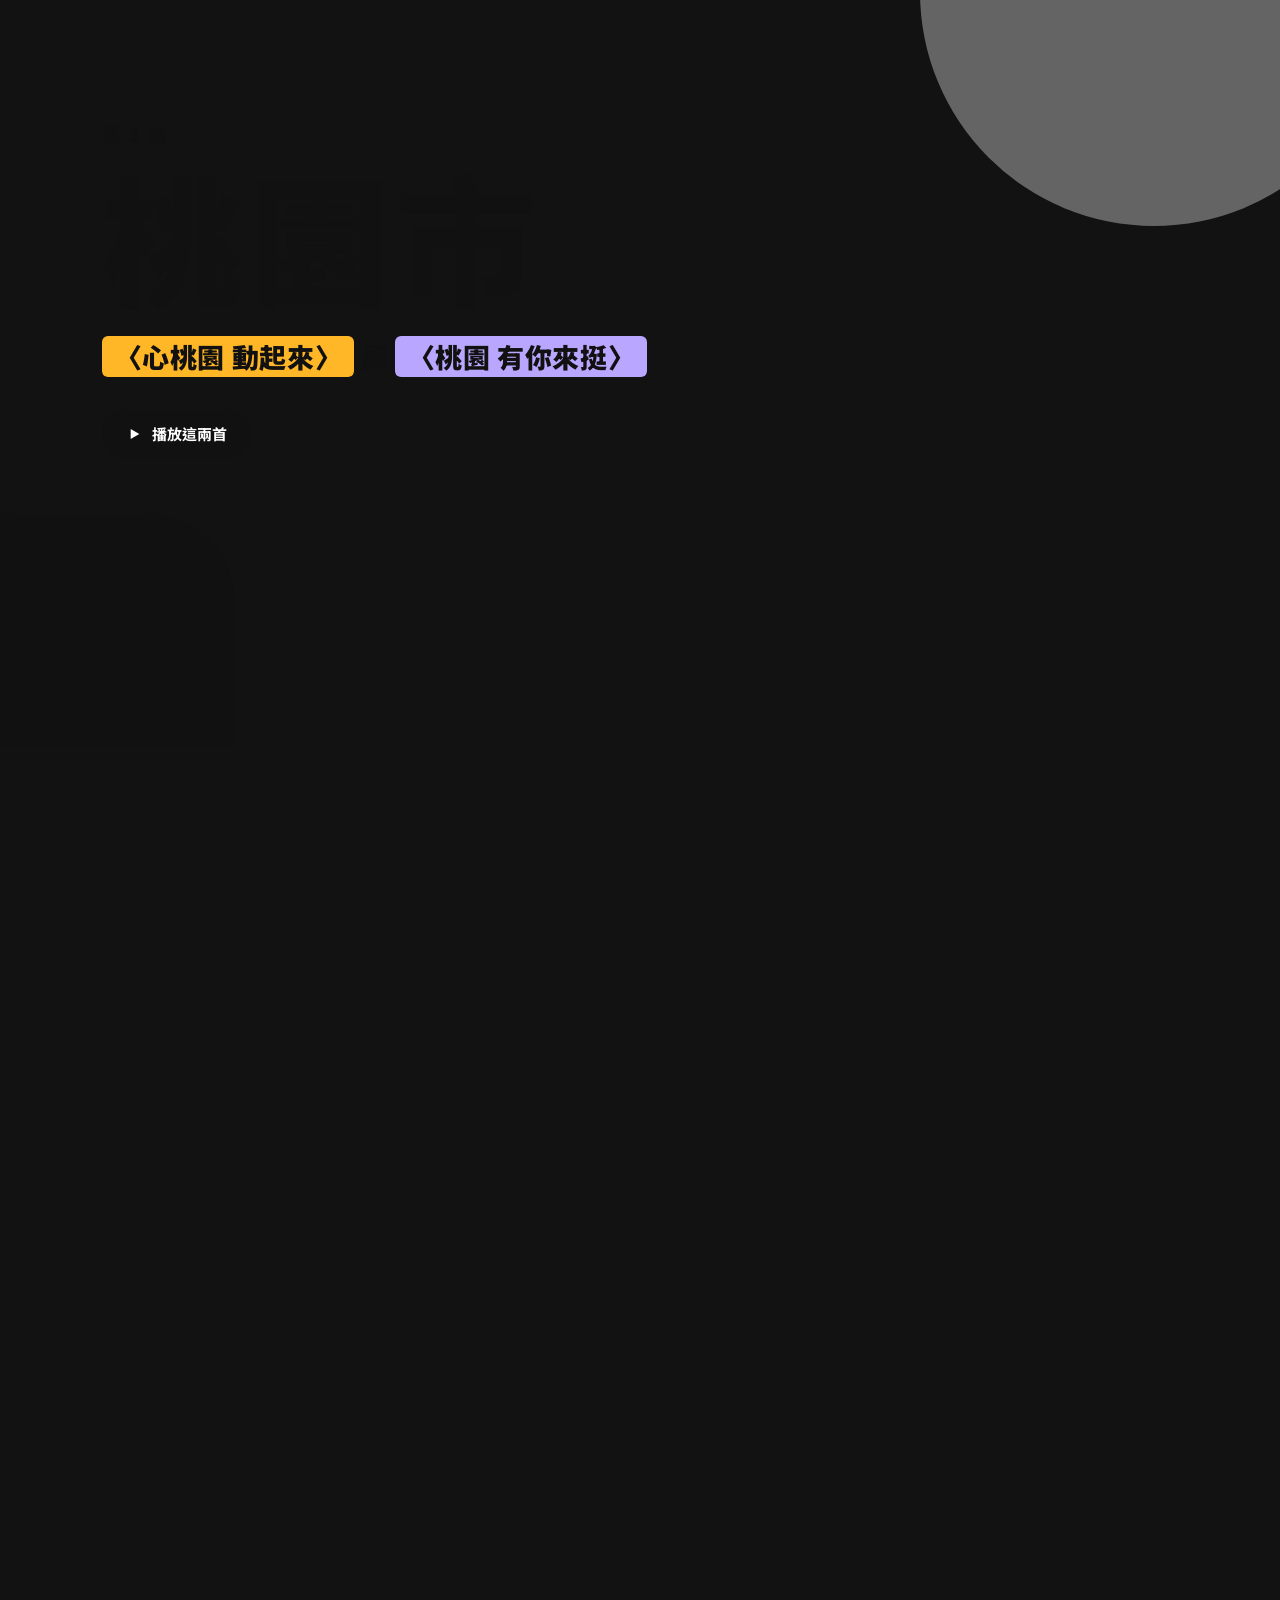
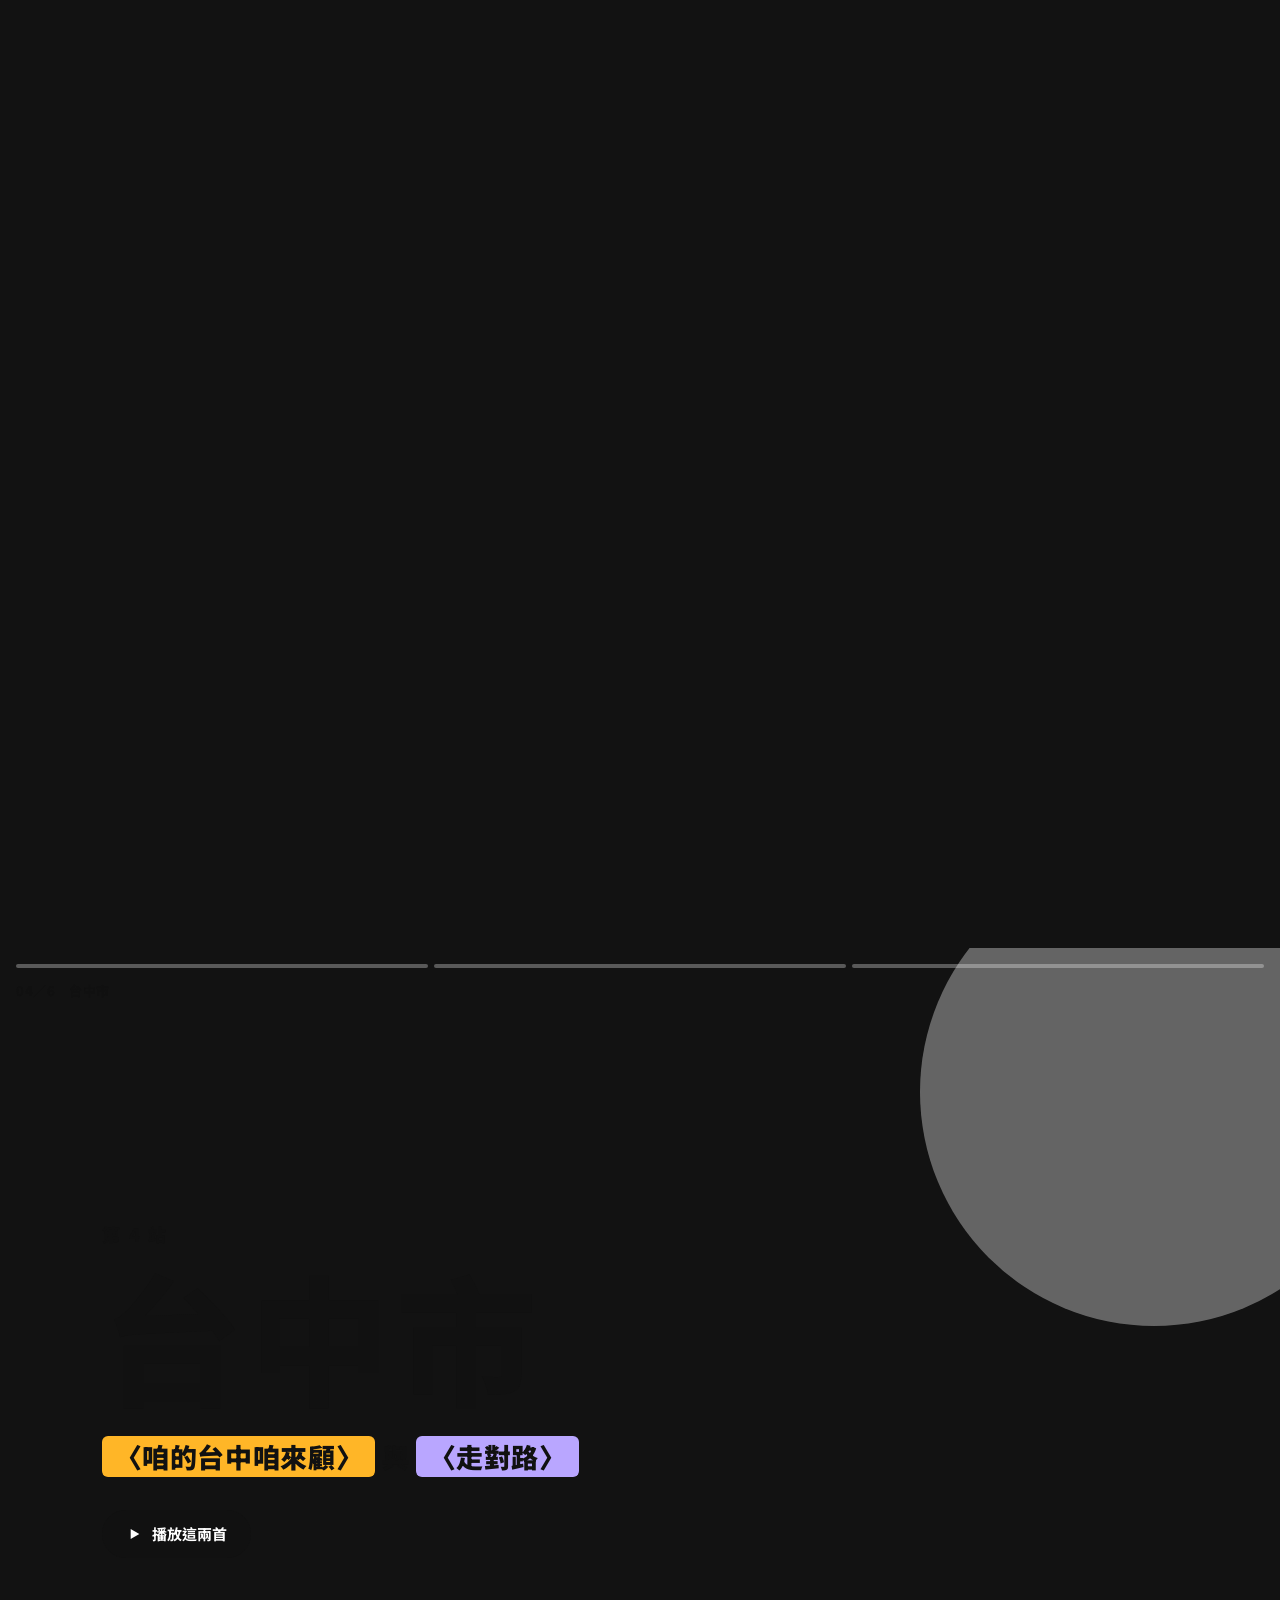
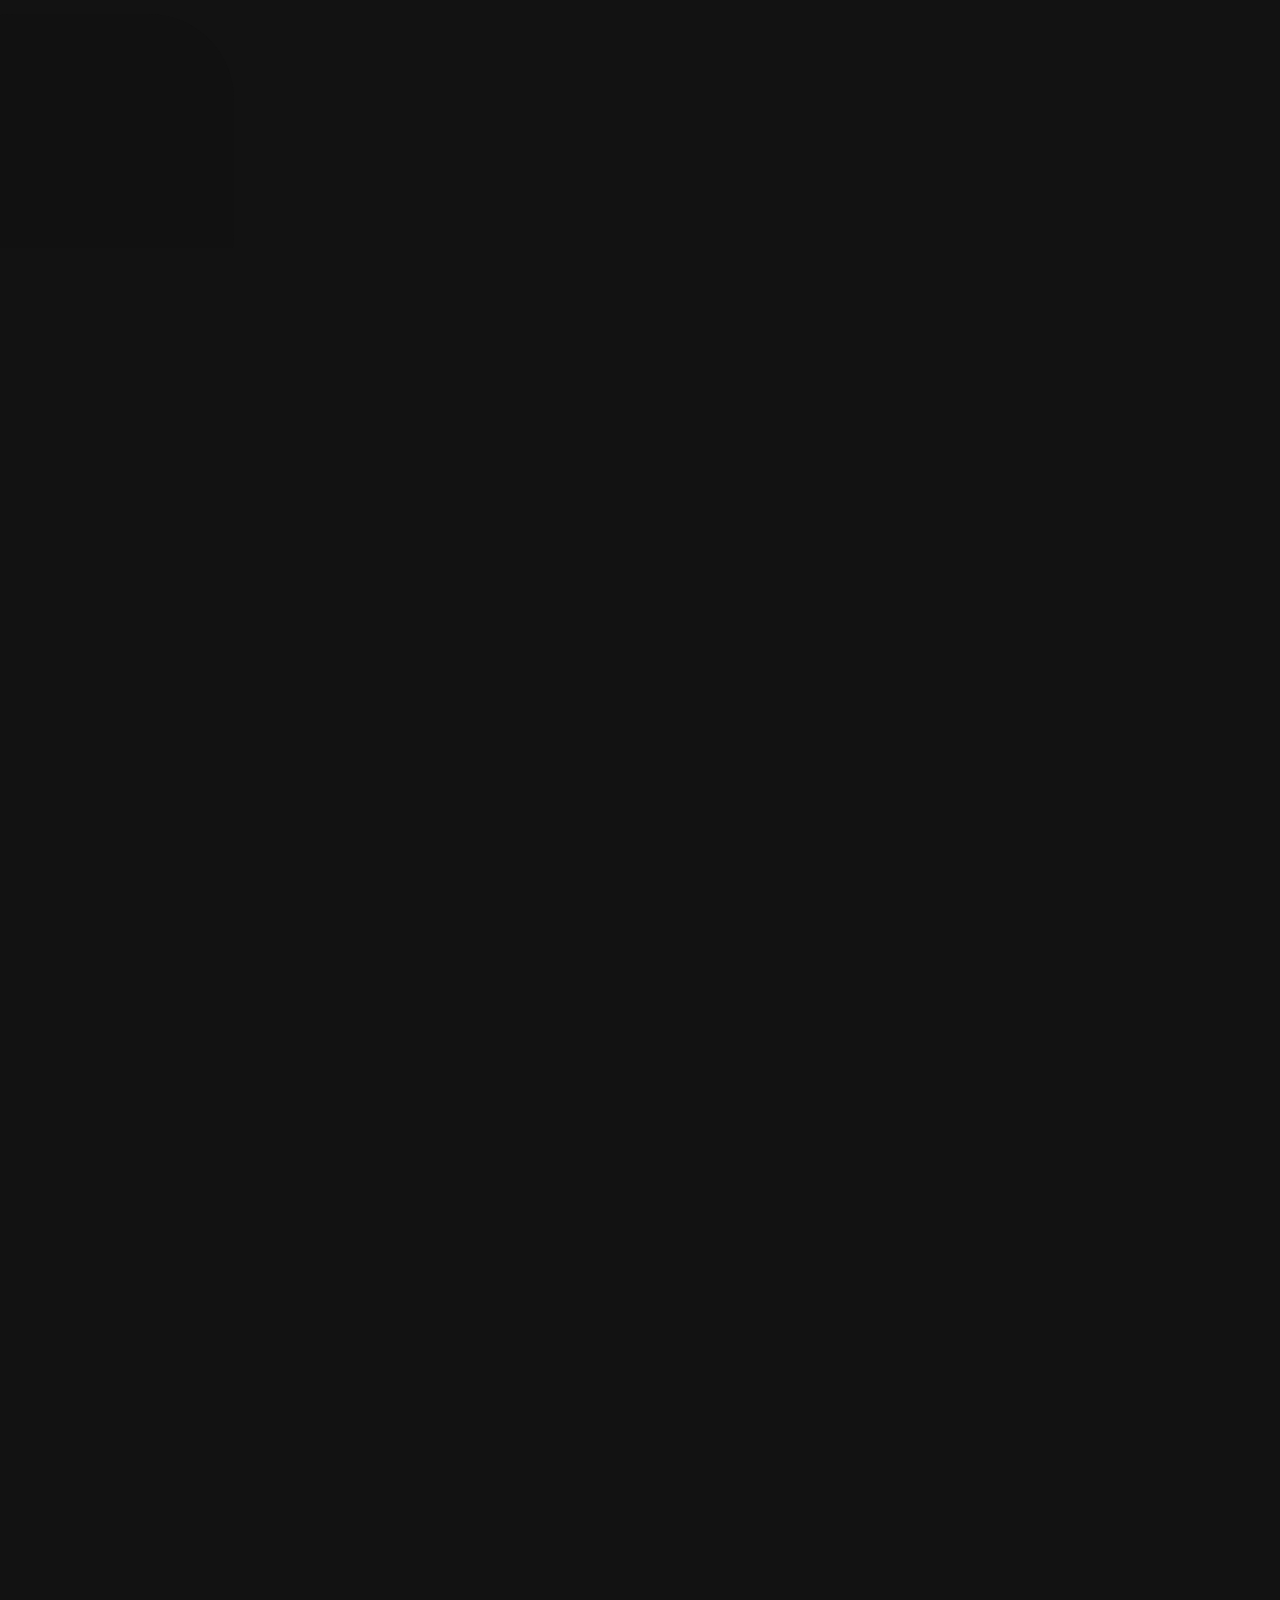
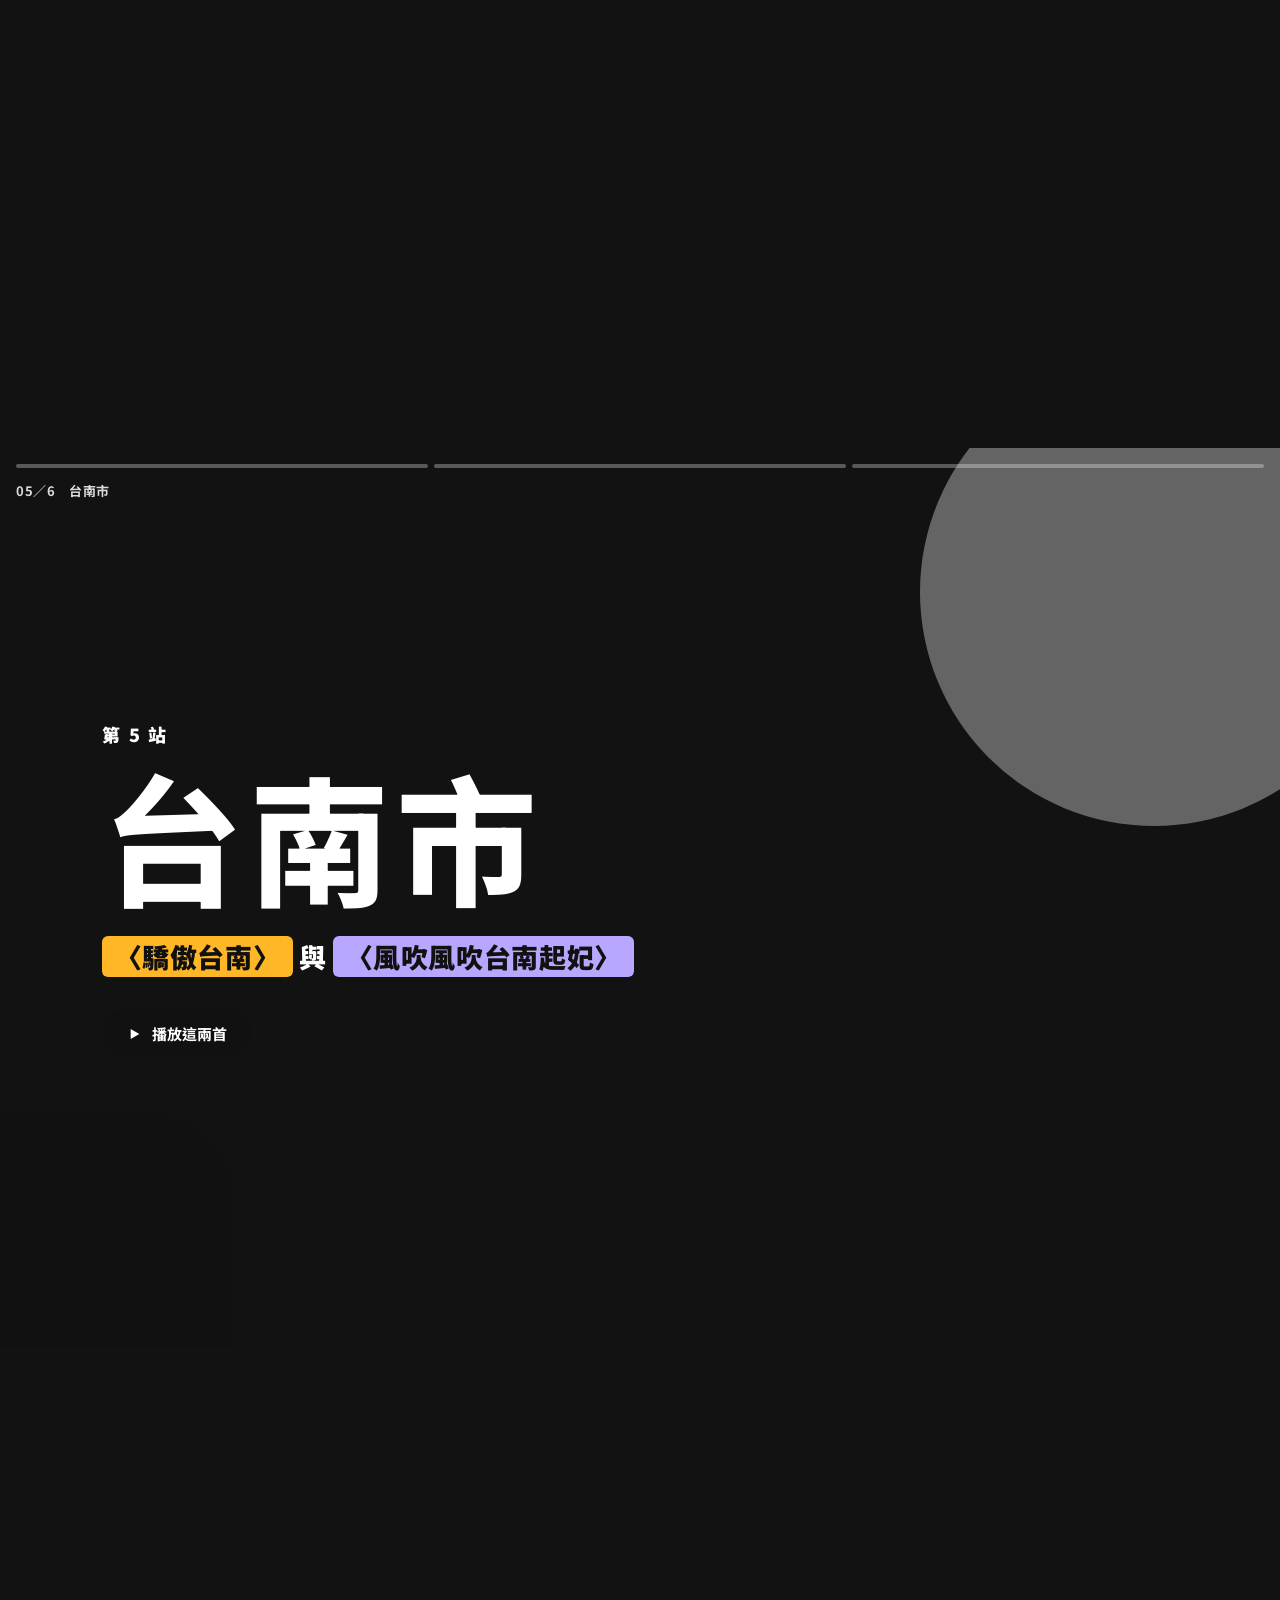
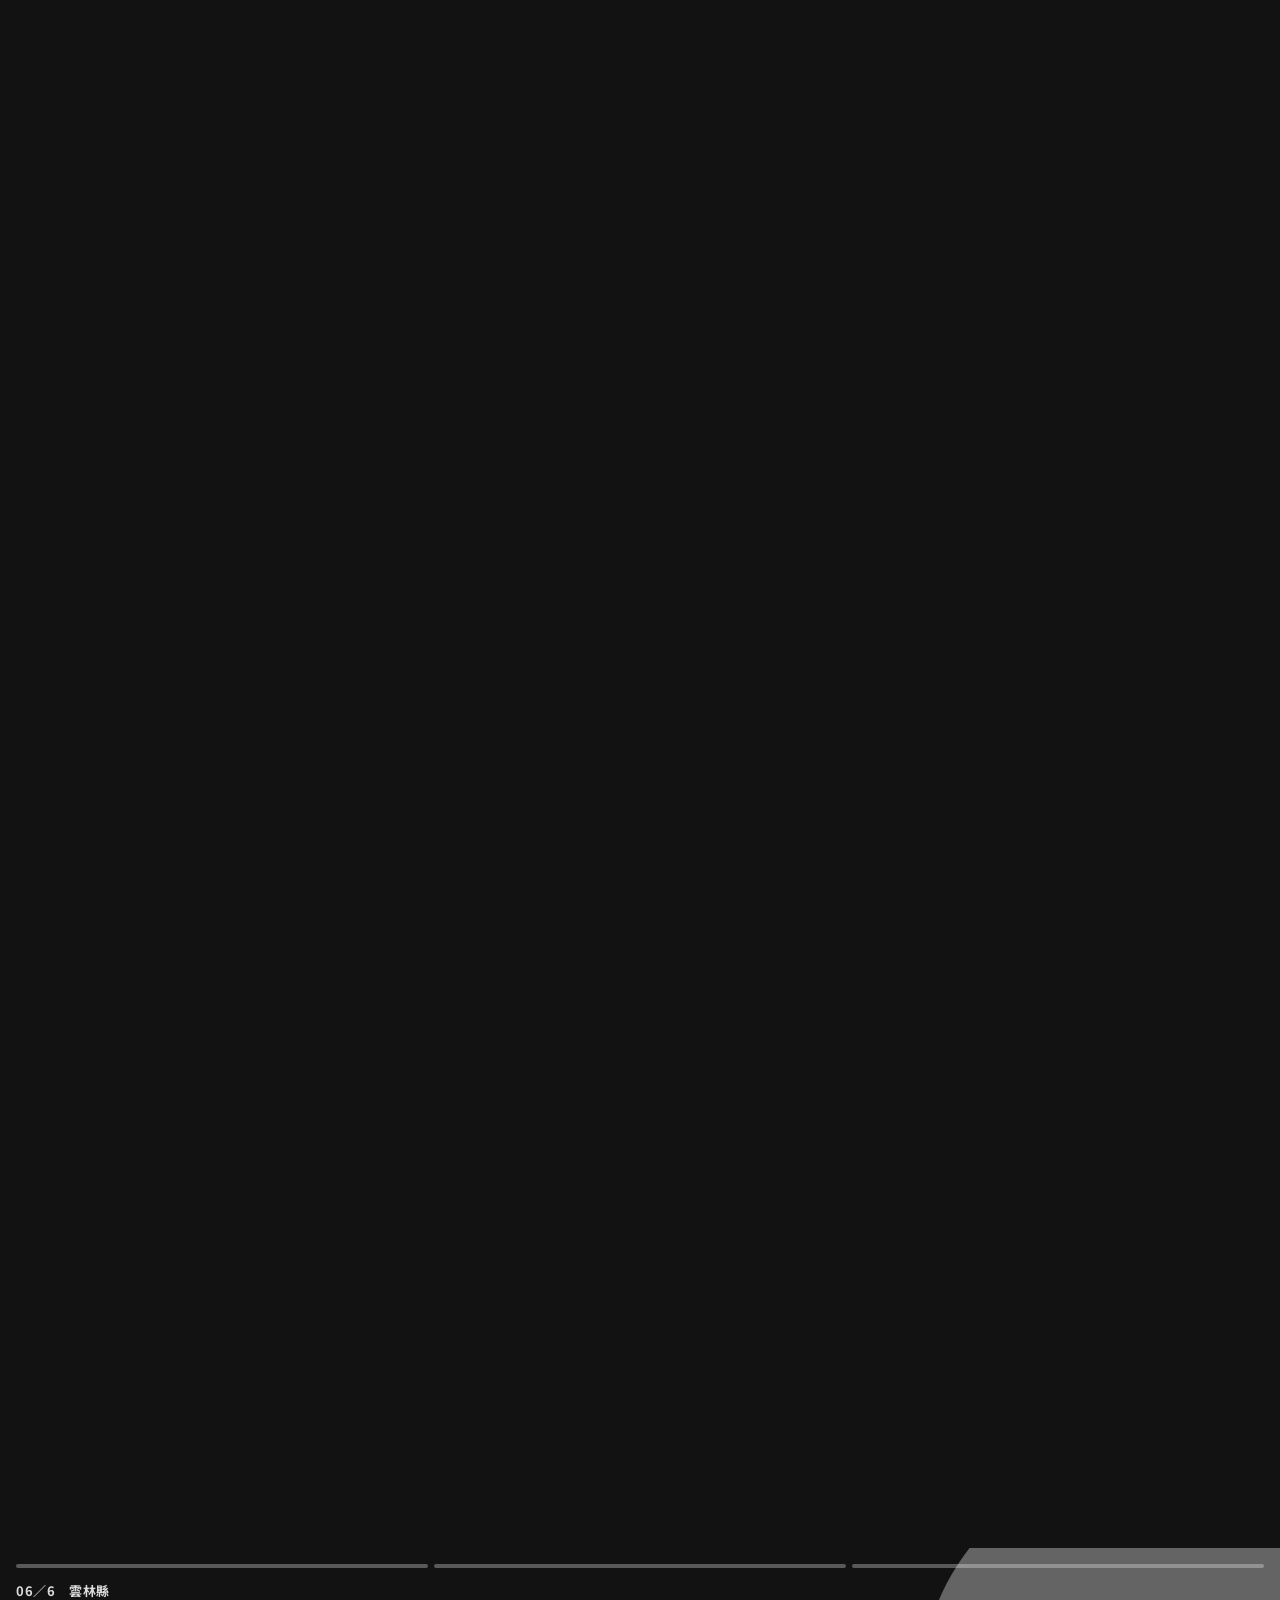
<file: as07/index.html>
<!DOCTYPE html>
<html lang="zh-Hant">
<head>
<meta charset="utf-8">
<meta name="viewport" content="width=device-width, initial-scale=1">
<title>2026 競選歌回顧｜六座城市，十二首歌</title>
<link rel="preconnect" href="https://fonts.googleapis.com">
<link href="https://fonts.googleapis.com/css2?family=Noto+Sans+TC:wght@400;500;700;900&display=swap" rel="stylesheet">
<style>
:root{
  --bg:#121212; --panel:#181818; --row:#2a2a2a; --text:#ffffff; --muted:#b3b3b3; --line:#2f2f2f;
  --A:#ffb627; --B:#b9a6ff; --play:#f4f0e6;
  --t-地景:#7fd1ff; --t-政績:#ffd166; --t-政見:#ff8fa3; --t-願景:#c3f584; --t-情感:#ffffff;
}
*{box-sizing:border-box}
html{scroll-behavior:smooth;background:#121212}
body{margin:0;background:transparent;color:var(--text);font-family:"Noto Sans TC",system-ui,-apple-system,"PingFang TC","Microsoft JhengHei",sans-serif;line-height:1.75;letter-spacing:.04em;-webkit-font-smoothing:antialiased}
button{font:inherit;color:inherit;cursor:pointer}
.todo{outline:1px dashed rgba(255,255,255,.45);outline-offset:2px;opacity:.75}

/* ---------- 播放清單 ---------- */
.pl-hero{display:flex;gap:28px;align-items:flex-end;padding:88px 40px 28px;background:linear-gradient(180deg,#5a3a1a 0%,#2a1f19 70%,var(--bg) 100%)}
.cover{flex:0 0 232px;height:232px;border-radius:6px;position:relative;overflow:hidden;background:linear-gradient(135deg,var(--A),#ff6b3d 48%,#6b4bd6 52%,var(--B));box-shadow:0 8px 40px rgba(0,0,0,.6)}
.cover .disc{position:absolute;width:150px;height:150px;border-radius:50%;background:repeating-radial-gradient(circle,#111 0 3px,#1c1c1c 3px 6px);top:22px}
.cover .disc::after{content:"";position:absolute;inset:56px;border-radius:50%;background:var(--A)}
.cover .disc.b{left:auto;right:-30px;top:60px}
.cover .disc.b::after{background:var(--B)}
.cover .disc.a{left:-30px}
.cover .cv-t{position:absolute;left:14px;bottom:10px;font-weight:900;font-size:24px;line-height:1.25;letter-spacing:.04em;text-shadow:0 2px 10px rgba(0,0,0,.5)}
.pl-meta .kind{font-size:14px;font-weight:700}
.pl-meta h1{margin:6px 0 12px;font-size:clamp(34px,5.6vw,72px);font-weight:900;line-height:1.1;letter-spacing:.02em}
.pl-meta .sub-t{font-size:clamp(17px,2.1vw,24px);font-weight:700;margin:0 0 14px;letter-spacing:.08em}
.pl-meta .desc{margin:0 0 10px;color:#e6e0d8;font-size:14px;line-height:1.85;max-width:62ch}
.pl-meta .by{font-size:14px;color:var(--muted)}
.pl-meta .by b{color:var(--text)}
.pl-actions{display:flex;align-items:center;gap:22px;padding:20px 40px}
.bigplay{flex:0 0 60px;width:60px;height:60px;border-radius:50%;border:0;background:var(--play);color:#111;display:flex;align-items:center;justify-content:center;transition:transform .15s}
.bigplay:hover{transform:scale(1.06)}
.bigplay svg{width:26px;height:26px}
.pl-actions .hint{color:var(--muted);font-size:14px}

.tracks{padding:0 40px 60px;letter-spacing:normal;line-height:1.6}
.pl-actions .hint{letter-spacing:normal;line-height:1.6}
.tr-head,.tr{display:grid;grid-template-columns:40px minmax(0,4fr) minmax(0,2fr) minmax(0,2fr);gap:16px;align-items:center;padding:0 16px}
.tr-head{height:36px;color:var(--muted);font-size:13px;border-bottom:1px solid var(--line);margin-bottom:8px}

.city-row{padding:18px 16px 6px;font-size:13px;font-weight:700;color:var(--muted);letter-spacing:2px}
.tr{min-height:58px;border-radius:6px;background:none;border:0;width:100%;text-align:left;color:var(--muted);font-size:14px}
.tr:hover,.tr:focus-visible{background:var(--row);outline:none}
.tr .num{text-align:center;font-variant-numeric:tabular-nums}
.tr .num .ico{display:none}
.tr:hover .num .n{display:none}
.tr:hover .num .ico{display:inline-flex}
.tr .ttl{display:flex;align-items:center;gap:12px;min-width:0}
.tr .art{flex:0 0 40px;height:40px;border-radius:4px;display:flex;align-items:center;justify-content:center;font-weight:900;color:#111;font-size:15px}
.tr .art.A{background:var(--A)}.tr .art.B{background:var(--B)}
.ph{overflow:hidden;padding:0}
.ph img{width:100%;height:100%;object-fit:cover;display:block}
.tr .art.ph{box-shadow:0 0 0 2px var(--side)}
#nowbar .art.ph{box-shadow:0 0 0 2px var(--side)}
.card .hd b.ph{box-shadow:0 0 0 3px var(--side);width:44px;height:44px}
.tr .name{color:var(--text);font-size:16px;white-space:nowrap;overflow:hidden;text-overflow:ellipsis}
.tr .who{font-size:13px}
.tr.on .name{color:var(--play);font-weight:700}
.tr.on .num .n{display:none}
.tr.on .num .eq{display:inline-flex}
.eq{display:none;gap:2px;align-items:flex-end;height:14px}
.eq i{width:3px;background:var(--play);animation:eq 0.9s ease-in-out infinite}
.eq i:nth-child(2){animation-delay:.2s}.eq i:nth-child(3){animation-delay:.4s}
.paused .eq i{animation-play-state:paused}
@keyframes eq{0%,100%{height:3px}50%{height:14px}}
.tr.on:hover .num .eq{display:none}

/* ---------- 懸浮歌詞 ---------- */
#bgfade{position:fixed;inset:0;z-index:-1;background:#0d0d0d;opacity:0;transition:background-color .5s ease,opacity .4s ease}
#float{position:fixed;inset:0;pointer-events:none;z-index:40;overflow:hidden;transition:opacity .4s}
body.in-story #float{opacity:.28}
.fw{position:absolute;font-weight:900;white-space:nowrap;opacity:0;animation:floatUp 7s ease-out forwards;text-shadow:0 4px 30px rgba(0,0,0,.6)}
@keyframes floatUp{0%{opacity:0;transform:translateY(40px) scale(.9)}15%{opacity:.9}70%{opacity:.75}100%{opacity:0;transform:translateY(-160px) scale(1.05)}}
@media (prefers-reduced-motion:reduce){.fw{animation:fadeOnly 5s forwards}@keyframes fadeOnly{0%,100%{opacity:0}20%,70%{opacity:.85}}}

/* ---------- 正在播放 ---------- */
#nowbar{position:fixed;left:0;right:0;bottom:0;height:76px;background:#000;border-top:1px solid #222;display:flex;align-items:center;gap:16px;padding:0 20px;z-index:60;transform:translateY(100%);transition:transform .3s}
#nowbar.show{transform:none}
#nowbar .art{flex:0 0 48px;height:48px;border-radius:4px;display:flex;align-items:center;justify-content:center;font-weight:900;color:#111}
#nowbar .info{min-width:0;flex:0 1 260px}
#nowbar .info .t{font-size:15px;white-space:nowrap;overflow:hidden;text-overflow:ellipsis}
#nowbar .info .s{font-size:12px;color:var(--muted)}
#nowbar .ctl{flex:1;display:flex;flex-direction:column;align-items:center;gap:6px}
#nowbar .btns{display:flex;gap:18px;align-items:center}
#nowbar .btns button{background:none;border:0;width:36px;height:36px;display:flex;align-items:center;justify-content:center;color:var(--muted)}
#nowbar .btns button:hover{color:#fff}
#nowbar .btns .pp{background:var(--play);color:#111;border-radius:50%;width:36px;height:36px}
#nowbar svg{width:18px;height:18px}
#nowbar .prog{display:flex;align-items:center;gap:8px;width:min(560px,100%);font-size:11px;color:var(--muted);font-variant-numeric:tabular-nums}
#nowbar .bar{flex:1;height:4px;border-radius:2px;background:#4d4d4d;overflow:hidden}
#nowbar .bar i{display:block;height:100%;width:0;background:#fff}
#nowbar .note{flex:0 1 220px;font-size:12px;color:var(--muted);text-align:right}
#video{position:fixed;right:20px;bottom:92px;width:356px;height:200px;border-radius:8px;overflow:hidden;background:#000;z-index:55;box-shadow:0 10px 40px rgba(0,0,0,.6);display:none}
#video.show{display:block}
#video #yt{width:100%;height:100%}

/* ---------- 年度回顧 ---------- */
.wr-intro{min-height:100vh;display:flex;flex-direction:column;justify-content:center;padding:0 8vw;background:radial-gradient(circle at 80% 20%,#ff5a36 0 18%,transparent 18.2%),radial-gradient(circle at 15% 85%,#6b2fd9 0 22%,transparent 22.2%);position:relative;overflow:hidden}
.wr-intro .k{font-size:15px;letter-spacing:.12em;font-weight:700;color:var(--A)}
.wr-intro h2{margin:10px 0 20px;font-size:clamp(36px,7vw,100px);line-height:1.15;font-weight:900;letter-spacing:.03em}
.wr-intro p{font-size:16px;line-height:1.85;max-width:34ch;color:#ddd;margin:0}
.wr-intro .down{margin-top:40px;font-size:14px;color:var(--muted)}

.story{position:relative}
.story .stage{position:sticky;top:0;height:100vh;overflow:hidden;transition:color .5s ease}
.story .segs{position:absolute;top:16px;left:16px;right:16px;display:flex;gap:6px;z-index:5}
.story .segs span{flex:1;height:4px;border-radius:2px;background:rgba(255,255,255,.3);overflow:hidden}
.story .segs i{display:block;height:100%;width:0;background:#fff}
.story .tag-city{position:absolute;top:32px;left:16px;font-size:13px;font-weight:700;z-index:5;opacity:.85}
.slide{position:absolute;inset:0;padding:90px 8vw 110px;display:flex;flex-direction:column;justify-content:center;opacity:0;transform:translateY(24px);transition:opacity .8s ease,transform .9s cubic-bezier(.22,.61,.36,1);pointer-events:none}
.slide.on{opacity:1;transform:none;pointer-events:auto}
.blob{position:absolute;border-radius:50%;z-index:0;animation:spin 30s linear infinite}
.blob.sq{border-radius:28%}
@keyframes spin{to{transform:rotate(360deg)}}
.slide>*:not(.blob){position:relative;z-index:1}
.slide .k{font-size:clamp(14px,1.6vw,18px);font-weight:900;margin-bottom:12px;letter-spacing:.12em}
.slide h3{margin:0;font-size:clamp(52px,11vw,160px);line-height:1.05;font-weight:900;letter-spacing:.04em}
.slide .vs{margin-top:24px;font-size:clamp(17px,2.3vw,27px);font-weight:900;line-height:1.7}
.slide .vs em{font-style:normal;padding:0 .2em}
.slide .vs .A{color:#111;background:var(--A)}.slide .vs .B{color:#111;background:var(--B)}
.slide .playpair{margin-top:30px;align-self:flex-start;min-height:48px;padding:0 24px;border-radius:24px;border:0;background:#111;color:#fff;font-weight:700;font-size:15px;display:flex;gap:10px;align-items:center}
.slide .playpair svg{width:16px;height:16px}
.cards{display:grid;grid-template-columns:repeat(2,minmax(0,1fr));gap:24px;margin-top:20px}
.card{background:#111;color:#fff;border-radius:16px;padding:24px 26px;display:flex;flex-direction:column;gap:12px}
.card .hd{display:flex;align-items:center;gap:10px}
.card .hd b{width:32px;height:32px;border-radius:50%;display:flex;align-items:center;justify-content:center;color:#111;font-weight:900}
.card .hd .tt{font-size:18px;font-weight:900;line-height:1.4}
.card .hd .ww{font-size:13px;color:var(--muted)}
.card p{margin:0;font-size:14.5px;line-height:1.85;color:#e8e8e8}
.card .sub{font-size:12.5px;line-height:1.85;color:var(--muted)}
.chips{display:flex;flex-wrap:wrap;gap:8px}
.chip{font-size:13px;line-height:1.6;padding:4px 12px;border-radius:14px;background:#262626;display:inline-flex;gap:8px;align-items:center;max-width:100%}
.chip>span{flex:1 1 auto;min-width:0}
.chip i{font-style:normal;font-size:11px;font-weight:900;color:#111;padding:2px 6px;border-radius:8px;white-space:nowrap;flex:0 0 auto;writing-mode:horizontal-tb}
.len-row{display:grid;grid-template-columns:minmax(0,2fr) minmax(0,5fr);gap:20px;align-items:center;margin-top:18px}
.len-row .big{font-size:clamp(48px,8vw,110px);font-weight:900;line-height:1;font-variant-numeric:tabular-nums}
.len-row .lb{font-size:16px;font-weight:700}
.len-bar{height:34px;border-radius:17px;background:rgba(0,0,0,.25);overflow:hidden}
.len-bar i{display:block;height:100%;border-radius:17px;width:0;transition:width 1s .2s}
.slide.on .len-bar i{width:var(--w)}
.slide .foot{margin-top:24px;font-size:16px;font-weight:700}
.slide .concl{font-size:clamp(24px,4vw,52px);font-weight:900;line-height:1.55;max-width:22ch;letter-spacing:.03em}
.mvlink{align-self:flex-start;color:#111;background:var(--play);border-radius:16px;padding:6px 14px;font-size:14px;font-weight:700;text-decoration:none}
.mvlink:hover{filter:brightness(.9)}
.legend{display:flex;flex-wrap:wrap;gap:10px;margin-top:16px;font-size:13px}

/* ---------- 結尾、AI 聲明 ---------- */
.ending{min-height:100vh;padding:100px 8vw;background:transparent;display:flex;flex-direction:column;justify-content:center;gap:20px}
.ending .k{color:var(--A);font-weight:900;font-size:15px;letter-spacing:.12em}
.ending h2{margin:0;font-size:clamp(30px,4.6vw,60px);font-weight:900;line-height:1.3;letter-spacing:.03em}
.ending .stat{display:grid;grid-template-columns:72px minmax(0,1fr) 40px;gap:14px;align-items:center;font-size:14.5px;max-width:720px}
.ending .stat .b{height:22px;border-radius:11px;background:#222;overflow:hidden}
.ending .stat .b i{display:block;height:100%;border-radius:11px}
.closing{max-width:760px;margin-top:28px;display:flex;flex-direction:column;gap:14px}
.closing h3{margin:0;font-size:clamp(22px,2.8vw,32px);font-weight:900;letter-spacing:.06em}
.closing p{margin:0;font-size:15.5px;line-height:2;color:#e6e6e6}
.closing b{color:var(--A)}
.ending .note{font-size:13px;color:var(--muted);max-width:60ch}
.ai{min-height:100vh;padding:90px 8vw 120px;background:var(--play);color:#111;display:flex;flex-direction:column;justify-content:center}
.ai .k{font-weight:900;letter-spacing:.16em;font-size:15px}
.ai h2{font-size:clamp(32px,5.4vw,72px);margin:8px 0 28px;line-height:1.2;font-weight:900;letter-spacing:.04em}
.ai dl{display:grid;grid-template-columns:140px minmax(0,1fr);gap:16px 28px;margin:0;max-width:900px;font-size:15px;line-height:1.95}
.ai dt{font-weight:900}
.ai dd{margin:0}
.ai .sig{margin-top:36px;font-size:14px;color:#555}

/* ---------- 精緻化 ---------- */
body{text-rendering:optimizeLegibility}
.pl-meta h1,.wr-intro h2,.slide h3,.ending h2,.ai h2{font-weight:800}
.slide .concl{font-weight:700}
.slide .vs em{padding:.05em .45em;border-radius:6px}
.card{background:rgba(17,17,17,.92);border:1px solid rgba(255,255,255,.08);border-radius:18px;box-shadow:0 18px 40px rgba(0,0,0,.18);backdrop-filter:blur(6px)}
.card .hd{padding-bottom:12px;border-bottom:1px solid rgba(255,255,255,.08)}
.chip{background:rgba(255,255,255,.06);border:1px solid rgba(255,255,255,.06)}
.chip i{font-weight:700;letter-spacing:.08em}
.mvlink{font-weight:600;letter-spacing:.06em;padding:7px 16px}
.fw{font-weight:700;letter-spacing:.06em;text-shadow:0 2px 18px rgba(0,0,0,.35)}
.closing{padding-top:28px;border-top:1px solid rgba(255,255,255,.1)}
.closing b{font-weight:700}
.ending .stat .b{height:14px}
.ending .stat .b i{border-radius:7px}
.ai dl{border-top:1px solid rgba(0,0,0,.15);padding-top:24px}
.ai dt{font-weight:700;letter-spacing:.1em}
.blob{filter:blur(.3px)}
.cover{border-radius:4px}

@media (max-width:760px){
  .pl-hero{flex-direction:column;align-items:flex-start;padding:60px 20px 20px}
  .cover{flex-basis:auto;width:200px;height:200px}
  .pl-actions,.tracks{padding-left:12px;padding-right:12px}
  .tr-head{display:none}
  .tr{grid-template-columns:28px minmax(0,1fr);gap:10px;padding:0 8px}
  .tr .city,.tr .party{display:none}
  .cards{grid-template-columns:minmax(0,1fr);gap:12px}
  .card{padding:12px 14px;gap:8px;border-radius:12px}
  .card .hd .tt{font-size:17px}
  .card .hd b.ph{width:36px;height:36px}
  .card .sub,.card p{font-size:12.5px;line-height:1.5}
  .chips{gap:5px}
  .chip{font-size:12.5px;padding:2px 9px}
  .chip i{font-size:11px}
  .mvlink{align-self:flex-start;color:#111;background:var(--play);border-radius:16px;padding:6px 14px;font-size:14px;font-weight:700;text-decoration:none}
.mvlink:hover{filter:brightness(.9)}
.legend{display:none}
  .slide{padding:64px 16px 92px;justify-content:flex-start}
  .slide .k{margin-bottom:4px}
  .cards{margin-top:8px}
  .len-row{grid-template-columns:minmax(0,1fr)}
  #video{left:12px;right:12px;width:auto;height:calc((100vw - 24px)*.5625);max-height:200px;bottom:88px}
  #nowbar .note,#nowbar .info{flex-basis:auto}
  #nowbar .note{display:none}
  .ai dl{grid-template-columns:minmax(0,1fr)}
  .ai dt{margin-top:8px}
}
</style>
</head>
<body>

<!-- ===================== 開場：播放清單 ===================== -->
<header class="pl-hero">
  <div class="cover" aria-hidden="true">
    <div class="disc a"></div><div class="disc b"></div>
    <div class="cv-t">2026<br>競選歌回顧</div>
  </div>
  <div class="pl-meta">
    <div class="kind">公開播放清單</div>
    <h1>2026 競選歌回顧</h1>
    <div class="sub-t">六座城市，十二首歌</div>
    <p class="desc">本篇報導整理了 2026 年大選中，不只一位首長候選人推出競選歌曲的縣市，比較競選歌曲的相同與相異。</p>
    <div class="by"><b>林天怡</b>・<span id="count"></span></div>
  </div>
</header>

<div class="pl-actions">
  <button class="bigplay" id="playAll" aria-label="從第一首開始播放">
    <svg viewBox="0 0 24 24" fill="currentColor"><path d="M7 4.5v15l13-7.5z"/></svg>
  </button>
  <span class="hint">按下播放，或點任一首歌。往下捲動，看六座城市的回顧。</span>
</div>

<section class="tracks" aria-label="曲目">
  <div class="tr-head"><span>#</span><span>標題</span><span>縣市</span><span>政黨</span></div>
  <div id="list"></div>
</section>

<!-- ===================== 年度回顧 ===================== -->
<section class="wr-intro" id="wrapped">
  <div class="k">2026 競選歌回顧</div>
  <h2>六座城市<br>十二首歌</h2>
  <p>同一張選票上的兩個人，各自唱出一座什麼樣的城市？</p>
  <div class="down">往下捲動 ↓</div>
</section>
<div id="stories"></div>

<!-- ===================== 結尾（暫定，可替換） ===================== -->
<section class="ending" id="ending">
  <div class="k">十二首歌聽完了</div>
  <h2>這些歌最常唱的是什麼？</h2>
  <div id="stats"></div>
  <p class="note">依每首歌的內容標籤計算，一首歌可以同時有好幾類。</p>
  <div class="closing">
    <h3>歌唱給誰聽</h3>
    <p>從歌詞、語言與曲風，可以看出候選人各自想連結的對象。</p>
    <p><b>年輕族群</b>：4 首歌直接對年輕人說話。有的採用說唱、舞曲等年輕人熟悉的曲風，歌詞談 AI、創業與工作；有的以青年返鄉為主題，或把「新的世代」放進歌名。</p>
    <p><b>台語使用者</b>：5 首歌以台語為主，或含完整的台語段落。這些段落多描寫勞動者、長輩與家庭，可推論台語是用來連結在地與基層選民。</p>
    <p><b>客家族群</b>：只有台北、桃園各 1 首歌出現客語，而且都只有一句。份量雖少，仍可視為向客家選民表示「也包括你」。</p>
    <p>整體而言，12 首歌傳達的多是認同與情感，具體政績或政見只出現在少數歌曲中。競選歌反映的是候選人想爭取哪些選民，而不是他們打算怎麼施政。</p>
  </div>
</section>

<!-- ===================== AI 使用聲明（100vh） ===================== -->
<footer class="ai">
  <div class="k">AI 使用聲明</div>
  <h2>這篇報導怎麼做的</h2>
  <dl>
    <dt>作者負責</dt><dd>選題與報導角度；整體視覺與互動設計，包括播放清單開場與年度回顧的形式；資料蒐集，包括 12 首歌的歌詞、MV 連結與候選人照片；所有內容的最終判斷與修改。</dd>
    <dt>AI 協助</dt><dd>使用 Anthropic Claude 撰寫網頁程式碼；依作者提供的歌詞整理關鍵字與分類初稿、撰寫報導文字初稿，皆由作者修改、確認；另協助查詢選票號次與部分歌曲的新聞報導，並裁切照片。</dd>
    <dt>中立原則</dt><dd>同一縣市的兩首歌依選票號次排列、篇幅相等，配色避開政黨代表色，不評價候選人或歌曲優劣。歌詞僅摘錄關鍵字，完整歌曲請見官方 MV。</dd>
  </dl>
  <div class="sig">林天怡｜臺大新聞所｜調查報導課程作業｜2026 年 11 月</div>
</footer>

<div id="bgfade" aria-hidden="true"></div>
<div id="float" aria-hidden="true"></div>
<div id="video"><div id="yt"></div></div>
<div id="nowbar" role="region" aria-label="正在播放">
  <div class="art" id="nbArt"></div>
  <div class="info"><div class="t" id="nbT"></div><div class="s" id="nbS"></div></div>
  <div class="ctl">
    <div class="btns">
      <button id="prev" aria-label="上一首"><svg viewBox="0 0 24 24" fill="currentColor"><path d="M6 5h2v14H6zM20 5v14L9 12z"/></svg></button>
      <button id="pp" class="pp" aria-label="播放或暫停"><svg viewBox="0 0 24 24" fill="currentColor" id="ppIco"><path d="M7 4.5v15l13-7.5z"/></svg></button>
      <button id="next" aria-label="下一首"><svg viewBox="0 0 24 24" fill="currentColor"><path d="M16 5h2v14h-2zM4 5v14l11-7z"/></svg></button>
    </div>
    <div class="prog"><span id="cur">0:00</span><div class="bar"><i id="barI"></i></div><span id="tot">0:00</span></div>
  </div>
  <div class="note" id="nbNote"></div>
</div>

<script>
/* =========================================================
   資料區：只要改這裡
   - no：選票號次，填好後同一縣市兩首歌會自動依號次排序
   - yt：YouTube 影片 ID（網址 watch?v= 後面那串）
   - photo：候選人照片路徑，例如 "img/tpe-a.jpg"（放在網頁同一層的 img 資料夾）
       沒填時顯示 A／B 色塊
   - lyrics：想懸浮顯示的歌詞片段（短句即可）。
       可以只填文字 ["…","…"]，會依序輪播；
       也可以填 {t:秒數, text:"…"}，會在播放到該秒數時出現。
     沒填時，改用 words（主題關鍵字）。
   - 標「待填」的欄位在畫面上會有虛線框
   ========================================================= */
const TODO = "待填";
const CITIES = [
  { name:"台北市", bg:"#f2504b", ink:"#111",
    conclusion:"一首把四年政績逐條唱成清單，一首一項政策都沒提，只反覆唱「順起來」。兩首都把候選人名字的一個字藏進歌裡。",
    songs:[
      { title:"台北安可", who:"蔣萬安", party:"中國國民黨", incumbent:true, no:5, photo:"img/tpe-a.jpg", yt:"uKCiYJdv6Zg", dur:"",
        lang:"華語（夾英文 YouBike、AI）", 
        tags:[["政績","YouBike、捷運延伸、大巨蛋"],["政績","北士科、國際賽事、都更"],["政績","無菸城市、免費營養午餐、幸福住宅"],["願景","結尾轉向「下一站的台北」"],["情感","副歌反覆「台北，安可」"]],
        note:"歌詞沒有直接唱出候選人名字；歌名「安可」與「萬安」的「安」同字，宣傳主視覺也特別標亮這個字。",
        words:["安可","YouBike","捷運","大巨蛋","北士科","都更","無菸台北","免費午餐","幸福住宅","下一站"], lyrics:[] },
      { title:"台北順起來", who:"沈伯洋", party:"民主進步黨", incumbent:false, no:3, photo:"img/tpe-b.jpg", yt:"wZoV0jJ_cTQ", dur:"",
        lang:"華語為主；英語、台語、客語各一句口號", 
        tags:[["願景","把「卡住」的城市「解開」"],["願景","新的台北、美感"],["情感","「台北」與歌名反覆，橋段連唱四次"],["情感","四種語言喊同一句口號"]],
        note:"歌詞沒有提到任何具體政策或建設；沒有直接唱出候選人名字，但「洋流」的「洋」與「伯洋」同字。",
        words:["順起來","卡住","解開","Future soon","作伙來","共下來","洋流","美感","我的家"], lyrics:[] } ] },
  { name:"新北市", bg:"#ff8c2a", ink:"#111",
    conclusion:"兩首都沒唱政見。一首唱各行各業的「新北人」，用台語；一首唱新北的山海地名，再把候選人名字連喊四次。",
    songs:[
      { title:"勇敢想勇敢做", who:"李四川", party:"中國國民黨", incumbent:false, no:3, photo:"img/ntpc-a.jpg", yt:"aOG1skw9QGM", dur:"2:59",
        lang:"台語為主", 
        tags:[["情感","各行各業「新北人」的打拚"],["情感","起起落落、黑暗中找出口"],["情感","以身為新北人為傲"],["情感","副歌「川好勢」"]],
        note:"候選人表示歌裡沒有放政見；歌詞也沒有任何政策或建設。",
        words:["勇敢想","勇敢做","川好勢","新北人","為生活","為理想","出頭天"], lyrics:[] },
      { title:"你我作伙拚未來", who:"蘇巧慧", party:"民主進步黨", incumbent:false, no:1, photo:"img/ntpc-b.jpg", yt:"-uDH1NwjZ8g", dur:"",
        lang:"華語為主，夾台語（蓋可愛、作伙）", 
        tags:[["地景","山嵐、海，從最北的石門唱到南邊的烏來"],["地景","新北是「百寶箱」"],["願景","年輕活力、溫暖創新、新時代"],["情感","「巧慧」連喊四次，加上暱稱「水獺媽媽」"]],
        note:"歌詞沒有提到任何具體政策或建設；候選人名字直接唱進歌裡，和「新北」交替反覆。",
        words:["石門","烏來","百寶箱","巧慧","水獺媽媽","作伙","拚未來"], lyrics:[] } ] },
  { name:"桃園市", bg:"#f5cf3a", ink:"#111",
    conclusion:"兩首都沒有點名任何政績或政見。一首華台語各一段，唱四年打拚與「實實在在建設」；一首華語為主、結尾加台客語，唱老街溪、埤塘與公車。",
    songs:[
      { title:"桃園 有你來挺", who:"張善政", party:"中國國民黨", incumbent:true, no:2, photo:"img/tyn-a.jpg", yt:"2bE3ZYpPDTY", dur:"",
        lang:"華語、台語各一段，夾英文 Team", 
        tags:[["情感","四年努力過的路、一步一步走到眼前"],["情感","台語段：流汗打拚、毋講白賊話、無愛搬戲"],["政績","只以「實實在在建設桃園」概括，不點名項目"],["願景","讓桃園迎著光向前、我們都是 Team桃園"]],
        note:"官方標為競選主題曲。另有〈善，讓我們靠近〉（華語，唱陪伴與珍珠海岸、山城），以「善良」「善意」嵌入名字的「善」。兩首都沒有把具體政績寫進歌詞。",
        words:["有你來挺","四年","流汗打拚","毋講白賊話","Team桃園","迎著光向前"], lyrics:[] },
      { title:"心桃園 動起來", who:"黃世杰", party:"民主進步黨", incumbent:false, no:1, photo:"img/tyn-b.jpg", yt:"F6U5S3jMmYI", dur:"3:16",
        lang:"華語為主，結尾台語、客語各一句", 
        tags:[["地景","老街溪、埤塘、公車"],["願景","科技求新求變、無盡可能的未來"],["情感","放心有你在、溫暖的手握住日常"],["情感","與這座城市一起成長"]],
        note:"歌詞沒有具體政見；最後一段用台語、客語各唱一句，與〈台北順起來〉多語喊口號的做法相近。",
        words:["老街溪","埤塘","公車","動起來","科技","放心有你在","與這座城市一起成長"], lyrics:[] } ] },
  { name:"台中市", bg:"#45b86f", ink:"#111",
    conclusion:"兩首都唱山與海，也都沒有政見。一首用華語說唱唱年輕人自己做主，最後喊「選對人」；一首華台語混唱，點名后里馬場、梧棲漁港和太陽餅，把「純」藏進「純真的笑容」。",
    songs:[
      { title:"走對路", who:"江啟臣", party:"中國國民黨", incumbent:false, no:3, photo:"img/txg-a.jpg", yt:"tnVvGdvoYjI", dur:"2:50",
        lang:"華語（夾英文 AI 與 One 到 Five 數數）", 
        tags:[["情感","年輕人自己做主、不怕輸不認輸"],["願景","機會不只留給有錢人、AI 時代腦袋要更新"],["情感","創業、學成、加班、等末班車的小人物"],["願景","從街頭唱到世界、讓全世界聽見"],["地景","只有概括的「山線的風、海線的浪聲」「臺中城」"]],
        note:"歌詞沒有唱出候選人名字，也沒有具體政見。副歌反覆「走對路」，結尾用 One 到 Five 數數串起夢想、方向、心願，最後一句是「走對路！選對人」，是目前唯一直接喊投票的歌詞。",
        words:["走對路","自己做主","不怕輸","AI 時代","小人物","讓全世界聽見","選對人"], lyrics:[] },
      { title:"咱的台中咱來顧", who:"何欣純", party:"民主進步黨", incumbent:false, no:1, photo:"img/txg-b.jpg", yt:"0i4SejgpdhA", dur:"",
        lang:"華語、台語混用（咱、免驚、鬥陣、拍拼、古意），夾英文 you are my sunshine", 
        tags:[["地景","東邊高山、西邊海洋、晴朗天氣"],["地景","后里馬場、梧棲漁港、傳統市場"],["地景","珍珠奶茶、像小太陽的糕餅"],["情感","咱是可愛、拍拼、古意擱趣味的台中人"],["情感","「純真的笑容」嵌入名字的「純」"],["願景","重新想像、心存希望、未來交予囡仔"]],
        note:"歌詞沒有具體政見，也沒有直接唱出候選人名字。副歌反覆「咱的台中咱來顧」，用「咱」把聽眾拉進來。",
        words:["后里馬場","梧棲漁港","珍珠奶茶","小太陽","咱來顧","台中人","心存希望","you are my sunshine"], lyrics:[] } ] },
  { name:"台南市", bg:"#3d7ce8", ink:"#fff",
    conclusion:"一首用華語從四百年前唱到智慧農業，是最接近政策的一首；一首用台語從春天唱到冬天，把台南人比成風箏，帶著台灣的夢飛。",
    songs:[
      { title:"驕傲台南", who:"謝龍介", party:"中國國民黨", incumbent:false, no:2, photo:"img/tnn-a.jpg", yt:"8l0y20NnrXk", dur:"",
        lang:"華語（Rap 段夾英文 AI）", 
        tags:[["地景","安平、大員、府城、城門、車站、古道"],["情感","四百、三百、兩百、一百年前的台南史"],["情感","「我們是古都，不是破舊」"],["政見","智慧農業、AI 看天候、科技走進農村"],["願景","青年回鄉、智慧城市、讓產品走向遠方"]],
        note:"另有〈我在台南有個家〉〈府城彼盞燈〉。這首沒有唱出候選人名字。",
        words:["安平","大員","府城","四百年","古都","智慧農業","台南向前行","驕傲"], lyrics:[] },
      { title:"風吹風吹台南起妃", who:"陳亭妃", party:"民主進步黨", incumbent:false, no:3, photo:"img/tnn-b.jpg", yt:"QXFx8NmayC4", dur:"3:47",
        lang:"台語", 
        tags:[["地景","嘉南平原、台南每一片土地、海邊的浪"],["情感","春、夏、秋、冬四季的風"],["情感","阿母、厝邊阿伯，為這個家打拚的人"],["情感","台南人像一隻一隻的風吹（風箏）"],["願景","隨民主與歷史的風飛、帶台南與台灣的夢來飛"]],
        note:"發布於 2025 年黨內初選期間。歌詞沒有具體政見；歌名「起妃」與副歌反覆的「飛」同音，把名字的「妃」藏進歌裡。",
        words:["風吹","嘉南平原","四季的風","阿母","厝邊阿伯","民主的風","台南的夢","台灣的夢"], lyrics:[] } ] },
  { name:"雲林縣", bg:"#7a4fd8", ink:"#fff",
    conclusion:"兩首都從土地與人出發。依報導，一首唱一代代人的打拚與傳承；另一首先唱人口外流與醫療不足，再唱「我能改變什麼」，是唯一把家鄉寫成需要改變的歌。",
    songs:[
      { title:"咱的雲林・新的世代", who:"張嘉郡", party:"中國國民黨", incumbent:false, no:null, photo:"img/yun-a.jpg", yt:"CBFYv2mNSCk", dur:"",
        lang:"台語", 
        tags:[["地景","雲林風景（依報導）"],["情感","一代代雲林人生活、打拚與傳承（依報導）"],["情感","競選團隊稱不唱候選人姓名與口號"]],
        note:"本團隊未取得完整歌詞，內容依 2026 年 9 月 8 日發布時的新聞報導歸納。",
        words:["咱的雲林","新的世代","人與土地","傳承","打拚"], lyrics:[] },
      { title:"雲林的驕傲", who:"劉建國", party:"民主進步黨", incumbent:false, no:null, photo:"img/yun-b.jpg", yt:"COKBCHOOSfQ", dur:"",
        lang:"華語為主，夾台語（囡仔、免、親像）", 
        tags:[["地景","田園、稻浪、海聲，「雲朵彩霞靠著樹林」嵌入縣名"],["情感","累了就回來，這裡有你的所在"],["政見","點出人口外流、醫療不足、「荒蕪之地」"],["願景","我就能做些什麼、團結的力量"]],
        note:"歌詞沒有唱出候選人名字，也沒有具體政見；是 12 首中唯一先唱家鄉問題、再唱「我能改變」的歌。",
        words:["雲林的驕傲","親像囡仔在走路","累了就回來","離鄉背井","醫療救助","團結的力量"], lyrics:[] } ] }
];
const TAG_TYPES = ["地景","政績","政見","願景","情感"];
const DEMO_SECONDS = 30; // 沒有 YouTube ID 時的示意播放長度

/* ---------- 工具 ---------- */
const $ = s => document.querySelector(s);
const esc = s => String(s).replace(/[&<>"]/g, c => ({"&":"&amp;","<":"&lt;",">":"&gt;",'"':"&quot;"}[c]));
const isTodo = v => !v || v === TODO;
const show = v => isTodo(v) ? `<span class="todo">${TODO}</span>` : esc(v);
const toSec = d => { if (isTodo(d)) return null; const [m,s] = d.split(":").map(Number); return m*60 + s; };
const fmt = s => { s = Math.max(0, Math.round(s||0)); return Math.floor(s/60) + ":" + String(s%60).padStart(2,"0"); };
const badge = s => s.photo ? `<img src="${esc(s.photo)}" alt="${esc(s.who)}">` : esc(s.side);
const tagColor = t => getComputedStyle(document.documentElement).getPropertyValue("--t-"+t).trim() || "#fff";

/* 依號次排序，並攤平成播放序列 */
CITIES.forEach(c => {
  if (c.songs.every(s => s.no != null)) c.songs.sort((a,b) => a.no - b.no);
  c.songs.forEach((s,i) => { s.side = i === 0 ? "A" : "B"; s.city = c.name; });
});
const QUEUE = CITIES.flatMap(c => c.songs);
$("#count").textContent = `${QUEUE.length} 首歌・${CITIES.length} 座城市`;

/* ---------- 曲目列表 ---------- */
const playIco = '<svg viewBox="0 0 24 24" width="14" height="14" fill="currentColor"><path d="M7 4.5v15l13-7.5z"/></svg>';
let html = "", n = 0;
CITIES.forEach(c => {
  html += `<div class="city-row">${esc(c.name)}</div>`;
  c.songs.forEach(s => {
    const i = n++;
    html += `<button class="tr" data-i="${i}" aria-label="播放 ${esc(s.title)}，${esc(s.who)}">
      <span class="num"><span class="n">${i+1}</span><span class="ico">${playIco}</span><span class="eq"><i></i><i></i><i></i></span></span>
      <span class="ttl"><span class="art ${s.side}${s.photo ? " ph" : ""}" style="--side:var(--${s.side})">${badge(s)}</span>
        <span style="min-width:0"><div class="name">〈${esc(s.title)}〉</div><div class="who">${esc(s.who)}${s.incumbent ? "・現任" : ""}</div></span></span>
      <span class="city">${esc(s.city)}</span>
      <span class="party">${esc(s.party)}</span>
    </button>`;
  });
});
$("#list").innerHTML = html;
document.querySelectorAll(".tr").forEach(b => b.addEventListener("click", () => {
  const i = +b.dataset.i; i === cur && playing ? pause() : play(i);
}));

/* ---------- 年度回顧：每座城市 4 張 ---------- */
const SLIDES = 3;
const blobs = (c1, c2) => `<div class="blob" style="width:52vmin;height:52vmin;right:-12vmin;top:-10vmin;background:${c1};opacity:.35"></div>
  <div class="blob sq" style="width:34vmin;height:34vmin;left:-8vmin;bottom:-8vmin;background:${c2};opacity:.3"></div>`;
const head = s => `<div class="hd"><b class="${s.photo ? "ph" : ""}" style="background:var(--${s.side});--side:var(--${s.side})">${badge(s)}</b>
  <div><div class="tt">〈${esc(s.title)}〉</div><div class="ww">${esc(s.who)}｜${esc(s.party)}${s.incumbent ? "｜現任" : ""}</div></div></div>`;

$("#stories").innerHTML = CITIES.map((c, ci) => {
  const [A, B] = c.songs;
  const chips = s => s.tags.map(([t, x]) => `<span class="chip"><i style="background:${tagColor(t)}">${t}</i><span>${show(x)}</span></span>`).join("");
  return `<section class="story" style="height:${SLIDES*100}vh" data-ci="${ci}">
    <div class="stage" style="color:${c.ink}">
      <div class="segs">${"<span><i></i></span>".repeat(SLIDES)}</div>
      <div class="tag-city">${String(ci+1).padStart(2,"0")}／${CITIES.length}　${esc(c.name)}</div>

      <div class="slide">${blobs("#fff", "#111")}
        <div class="k">第 ${ci+1} 站</div>
        <h3>${esc(c.name)}</h3>
        <div class="vs"><em class="A">〈${esc(A.title)}〉</em> 與 <em class="B">〈${esc(B.title)}〉</em></div>
        <button class="playpair" data-play="${QUEUE.indexOf(A)}">${playIco} 播放這兩首</button>
      </div>



      <div class="slide">${blobs("#111", "#fff")}
        <div class="k">歌詞唱了什麼</div>
        <div class="cards">
          ${[A, B].map(s => `<div class="card">${head(s)}
            ${isTodo(s.lang) ? "" : `<div class="sub">語言：${esc(s.lang)}</div>`}
            <div class="chips">${chips(s)}</div>
            ${s.note ? `<div class="sub">${esc(s.note)}</div>` : ""}
            ${s.yt ? `<a class="mvlink" href="https://www.youtube.com/watch?v=${esc(s.yt)}" target="_blank" rel="noopener">觀看官方 MV ↗</a>` : `<span class="sub todo">MV 連結待填</span>`}</div>`).join("")}
        </div>
        <div class="legend">${TAG_TYPES.map(t => `<span class="chip"><i style="background:${tagColor(t)}">${t}</i></span>`).join("")}</div>
      </div>

      <div class="slide">${blobs("#fff", "#111")}
        <div class="k">一句話比較</div>
        <div class="concl">${esc(c.conclusion)}</div>
      </div>
    </div>
  </section>`;
}).join("");
document.querySelectorAll(".playpair").forEach(b => b.addEventListener("click", () => play(+b.dataset.play)));

/* 捲動驅動：進度條 + 切換 slide */
const stories = [...document.querySelectorAll(".story")];
/* 背景色漸變：依畫面中央所在的段落換色 */
const bgEl = document.getElementById("bgfade");
const bgStops = [[document.getElementById("wrapped"), "#0d0d0d"], ...stories.map((st, i) => [st, CITIES[i].bg]), [document.getElementById("ending"), "#0d0d0d"]];
function updateBg(vh) {
  const mid = vh / 2;
  if (bgStops[0][0].getBoundingClientRect().top > mid) { bgEl.style.opacity = 0; return; }
  bgEl.style.opacity = 1;
  for (const [el, col] of bgStops) {
    const r = el.getBoundingClientRect();
    if (r.top <= mid && r.bottom > mid) { bgEl.style.backgroundColor = col; break; }
  }
}
function onScroll() {
  const vh = innerHeight;
  stories.forEach(st => {
    const r = st.getBoundingClientRect();
    const p = Math.min(1, Math.max(0, -r.top / (r.height - vh)));
    const idx = Math.min(SLIDES - 1, Math.floor(p * SLIDES));
    st.querySelectorAll(".segs i").forEach((el, i) => el.style.width = (Math.min(1, Math.max(0, p*SLIDES - i)) * 100) + "%");
    st.querySelectorAll(".slide").forEach((el, i) => el.classList.toggle("on", i === idx));
  });
  updateBg(vh);
  document.body.classList.toggle("in-story", stories.some(st => { const r = st.getBoundingClientRect(); return r.top < vh*.5 && r.bottom > vh*.5; }));
}
addEventListener("scroll", onScroll, { passive:true });
addEventListener("resize", onScroll);
onScroll();
/* 防止一次滑太多：在回顧區內，滾輪或滑動一次只前進／後退一張 */
function stops() {
  const vh = innerHeight, list = [];
  stories.forEach(st => {
    const span = st.offsetHeight - vh;
    for (let i = 0; i < SLIDES; i++) list.push(st.offsetTop + span * (i + 0.5) / SLIDES);
  });
  return list;
}
let stepLock = false;
/* 可調參數：STEP_MS 換頁時間（毫秒），越大越慢越滑順；WHEEL_SENS 滾輪靈敏度，越大要滑越多才會換頁 */
const STEP_MS = 1100, WHEEL_SENS = 60;
function inZone() {
  const first = stories[0].offsetTop, last = stories[stories.length - 1];
  return scrollY >= first - 5 && scrollY <= last.offsetTop + last.offsetHeight - innerHeight + 5;
}
const ease = t => t < .5 ? 4 * t * t * t : 1 - Math.pow(-2 * t + 2, 3) / 2;
function glideTo(target) {
  const from = scrollY, dist = target - from, t0 = performance.now();
  stepLock = true;
  const frame = now => {
    const t = Math.min(1, (now - t0) / STEP_MS);
    scrollTo({ top: from + dist * ease(t), behavior: "instant" });
    if (t < 1) requestAnimationFrame(frame);
    else setTimeout(() => { stepLock = false; wheelAcc = 0; }, 180);
  };
  requestAnimationFrame(frame);
}
function step(dir) {
  const s = stops();
  let i = 0, best = Infinity;
  s.forEach((y, k) => { const d = Math.abs(y - scrollY); if (d < best) { best = d; i = k; } });
  const j = i + dir;
  let target;
  if (j < 0) target = document.getElementById("wrapped").offsetTop;
  else if (j >= s.length) target = document.getElementById("ending").offsetTop;
  else target = s[j];
  glideTo(target);
}
let wheelAcc = 0;
addEventListener("wheel", e => {
  if (!inZone()) return;
  e.preventDefault();
  if (stepLock) return;
  wheelAcc += e.deltaY;
  if (Math.abs(wheelAcc) >= WHEEL_SENS) { const d = wheelAcc > 0 ? 1 : -1; wheelAcc = 0; step(d); }
}, { passive: false });
let touchY = null;
addEventListener("touchstart", e => { touchY = inZone() ? e.touches[0].clientY : null; }, { passive: true });
addEventListener("touchmove", e => { if (touchY !== null) e.preventDefault(); }, { passive: false });
addEventListener("touchend", e => {
  if (touchY === null) return;
  const dy = touchY - e.changedTouches[0].clientY;
  touchY = null;
  if (Math.abs(dy) > 30 && !stepLock) step(dy > 0 ? 1 : -1);
}, { passive: true });
addEventListener("keydown", e => {
  if (!inZone()) return;
  if (["ArrowDown", "PageDown", " "].includes(e.key)) { e.preventDefault(); if (!stepLock) step(1); }
  if (["ArrowUp", "PageUp"].includes(e.key)) { e.preventDefault(); if (!stepLock) step(-1); }
});
/* 點畫面跳到下一張 */
stories.forEach(st => st.querySelector(".stage").addEventListener("click", e => {
  if (e.target.closest("button")) return;
  const vh = innerHeight, top = st.offsetTop;
  const p = (scrollY - top) / (st.offsetHeight - vh);
  const idx = Math.min(SLIDES, Math.floor(p * SLIDES + 1e-3) + 1);
  scrollTo({ top: top + (st.offsetHeight - vh) * (idx / SLIDES) + 2, behavior:"smooth" });
}));

/* ---------- 結尾統計 ---------- */
const counts = Object.fromEntries(TAG_TYPES.map(t => [t, 0]));
QUEUE.forEach(s => new Set(s.tags.map(t => t[0])).forEach(t => counts[t]++));
$("#stats").innerHTML = TAG_TYPES.map(t => `<div class="stat"><span>${t}</span>
  <div class="b"><i style="width:${counts[t]/QUEUE.length*100}%;background:${tagColor(t)}"></i></div><span>${counts[t]}</span></div>`).join("");

/* ---------- 播放器 ---------- */
let cur = -1, playing = false, demoT = 0, demoTimer = null, floatTimer = null, wordI = 0, shown = new Set();
let yt = null, ytReady = false;
window.onYouTubeIframeAPIReady = () => {
  yt = new YT.Player("yt", { width:"100%", height:"100%",
    playerVars:{ playsinline:1, rel:0, modestbranding:1 },
    events:{
      onReady: () => { ytReady = true; },
      onStateChange: e => {
        if (e.data === YT.PlayerState.ENDED) next();
        if (e.data === YT.PlayerState.PLAYING) setPlaying(true);
        if (e.data === YT.PlayerState.PAUSED) setPlaying(false);
      } } });
};
const tag = document.createElement("script");
tag.src = "https://www.youtube.com/iframe_api";
document.head.appendChild(tag);

function play(i) {
  if (i < 0 || i >= QUEUE.length) return;
  const s = QUEUE[i], same = i === cur;
  cur = i;
  if (!same) { wordI = 0; shown.clear(); demoT = 0; }
  $("#nowbar").classList.add("show");
  $("#nbArt").innerHTML = badge(s);
  $("#nbArt").classList.toggle("ph", !!s.photo);
  $("#nbArt").style.background = `var(--${s.side})`;
  $("#nbArt").style.setProperty("--side", `var(--${s.side})`);
  $("#nbT").textContent = `〈${s.title}〉`;
  $("#nbS").textContent = `${s.who}・${s.city}`;
  document.querySelectorAll(".tr").forEach(b => b.classList.toggle("on", +b.dataset.i === i));
  const useYT = s.yt && ytReady;
  $("#nbNote").textContent = useYT ? "" : (s.yt ? "預覽環境無法載入 YouTube，部署後即可播放" : "尚未填入影片，目前為示意播放");
  $("#video").classList.toggle("show", !!useYT);
  if (useYT) {
    clearInterval(demoTimer);
    same ? yt.playVideo() : yt.loadVideoById(s.yt);
  } else {
    clearInterval(demoTimer);
    demoTimer = setInterval(() => { demoT += .25; if (demoT >= DEMO_SECONDS) next(); tick(); }, 250);
    setPlaying(true);
  }
}
function pause() {
  const s = QUEUE[cur];
  if (s && s.yt && ytReady) yt.pauseVideo();
  clearInterval(demoTimer);
  setPlaying(false);
}
function next() { cur + 1 < QUEUE.length ? play(cur + 1) : (pause(), cur = -1); }
function prev() { play(Math.max(0, cur - 1)); }
function setPlaying(v) {
  playing = v;
  document.body.classList.toggle("paused", !v);
  $("#ppIco").innerHTML = v ? '<path d="M6 4h4v16H6zM14 4h4v16h-4z"/>' : '<path d="M7 4.5v15l13-7.5z"/>';
  clearInterval(floatTimer);
  if (v) { spawn(); floatTimer = setInterval(spawn, 1700); }
}
$("#pp").onclick = () => playing ? pause() : play(cur < 0 ? 0 : cur);
$("#next").onclick = next;
$("#prev").onclick = prev;
$("#playAll").onclick = () => play(0);

function times() {
  const s = QUEUE[cur];
  if (s && s.yt && ytReady && yt.getDuration) return [yt.getCurrentTime() || 0, yt.getDuration() || 0];
  return [demoT, DEMO_SECONDS];
}
function tick() {
  if (cur < 0) return;
  const [t, d] = times();
  $("#cur").textContent = fmt(t);
  $("#tot").textContent = fmt(d);
  $("#barI").style.width = (d ? t/d*100 : 0) + "%";
  /* 有時間碼的歌詞：播到就出現 */
  const s = QUEUE[cur];
  s.lyrics.forEach((l, k) => { if (typeof l === "object" && !shown.has(k) && t >= l.t) { shown.add(k); floatWord(l.text, s); } });
}
setInterval(() => { if (playing) tick(); }, 250);

/* ---------- 懸浮歌詞 ---------- */
function spawn() {
  if (!playing || cur < 0) return;
  const s = QUEUE[cur];
  const timed = s.lyrics.some(l => typeof l === "object");
  if (timed) return; // 有時間碼時交給 tick()
  const pool = s.lyrics.length ? s.lyrics : s.words;
  floatWord(pool[wordI++ % pool.length], s);
}
function floatWord(text, s) {
  const el = document.createElement("div");
  el.className = "fw";
  el.textContent = text;
  const size = 28 + Math.random() * 56;
  el.style.fontSize = size + "px";
  el.style.color = `var(--${s.side})`;
  el.style.left = (4 + Math.random() * 70) + "vw";
  el.style.top = (18 + Math.random() * 55) + "vh";
  $("#float").appendChild(el);
  el.addEventListener("animationend", () => el.remove());
}
</script>
</body>
</html>
</file>
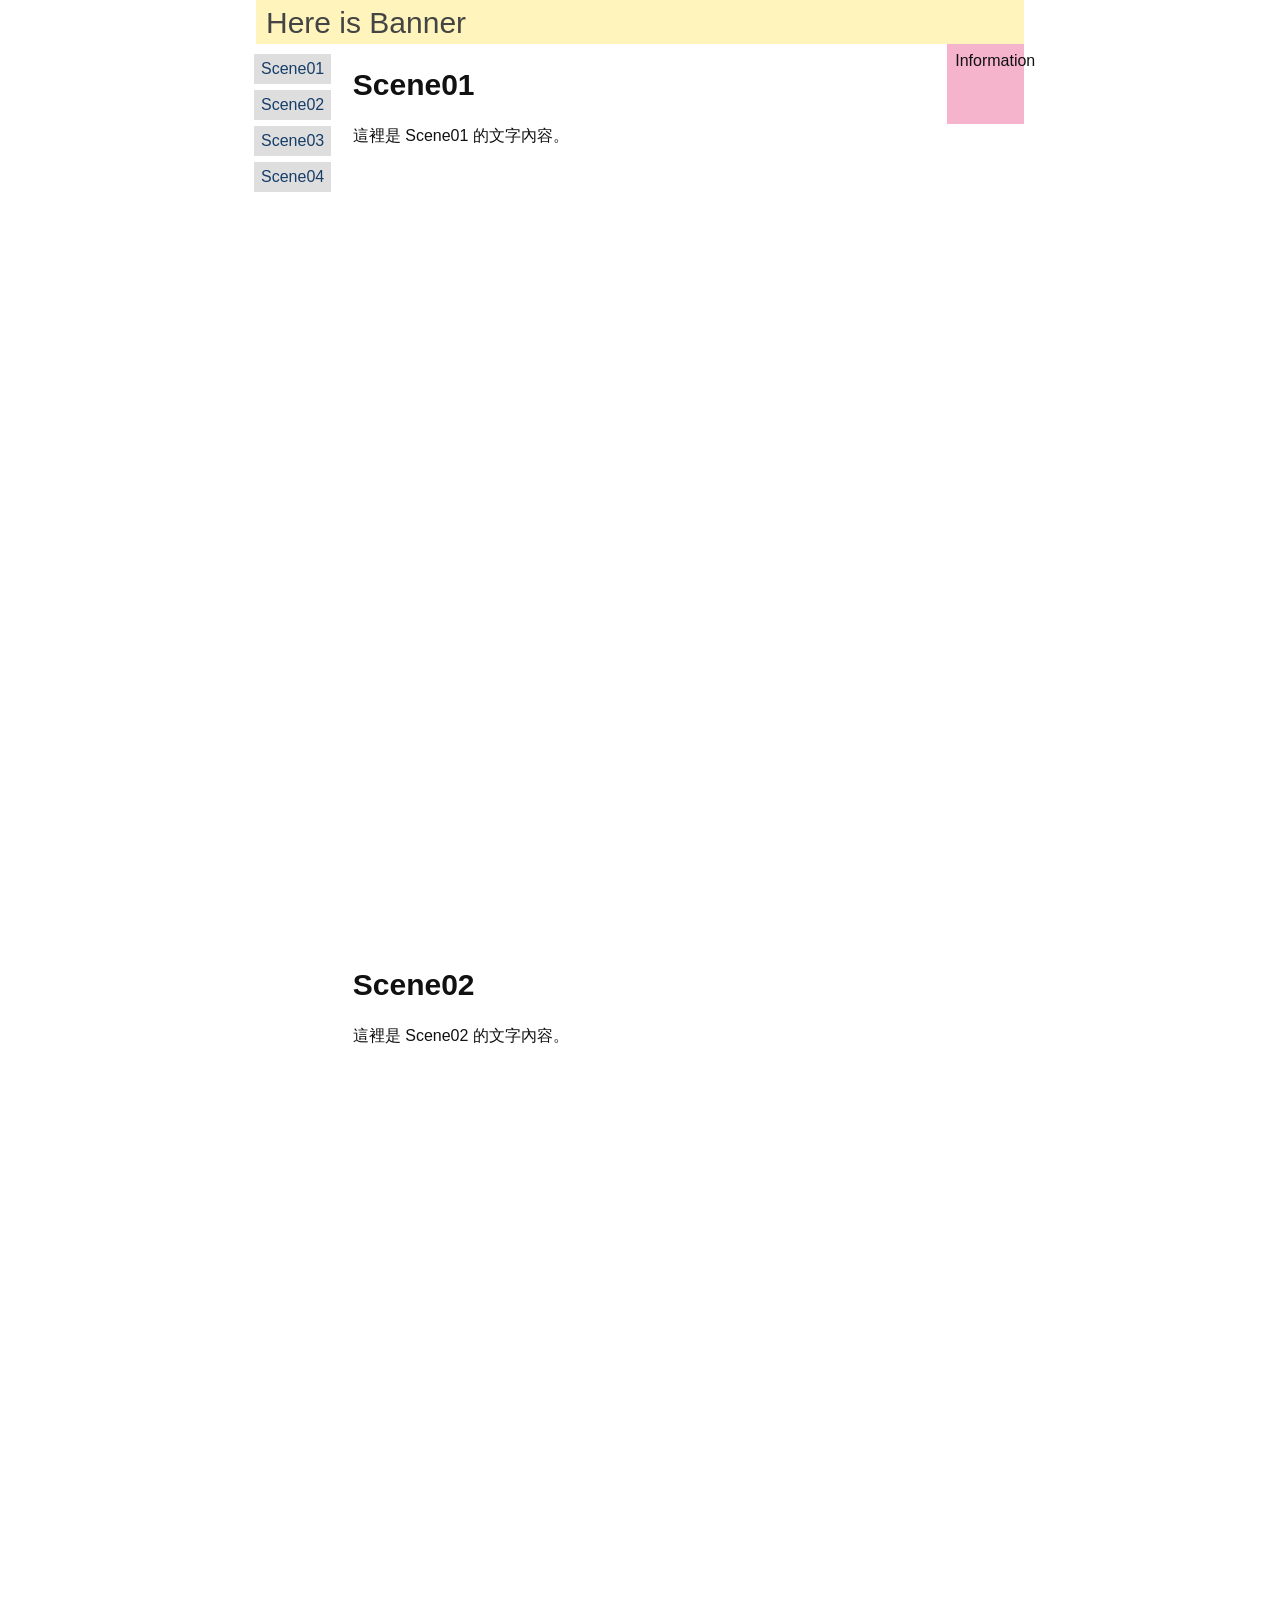
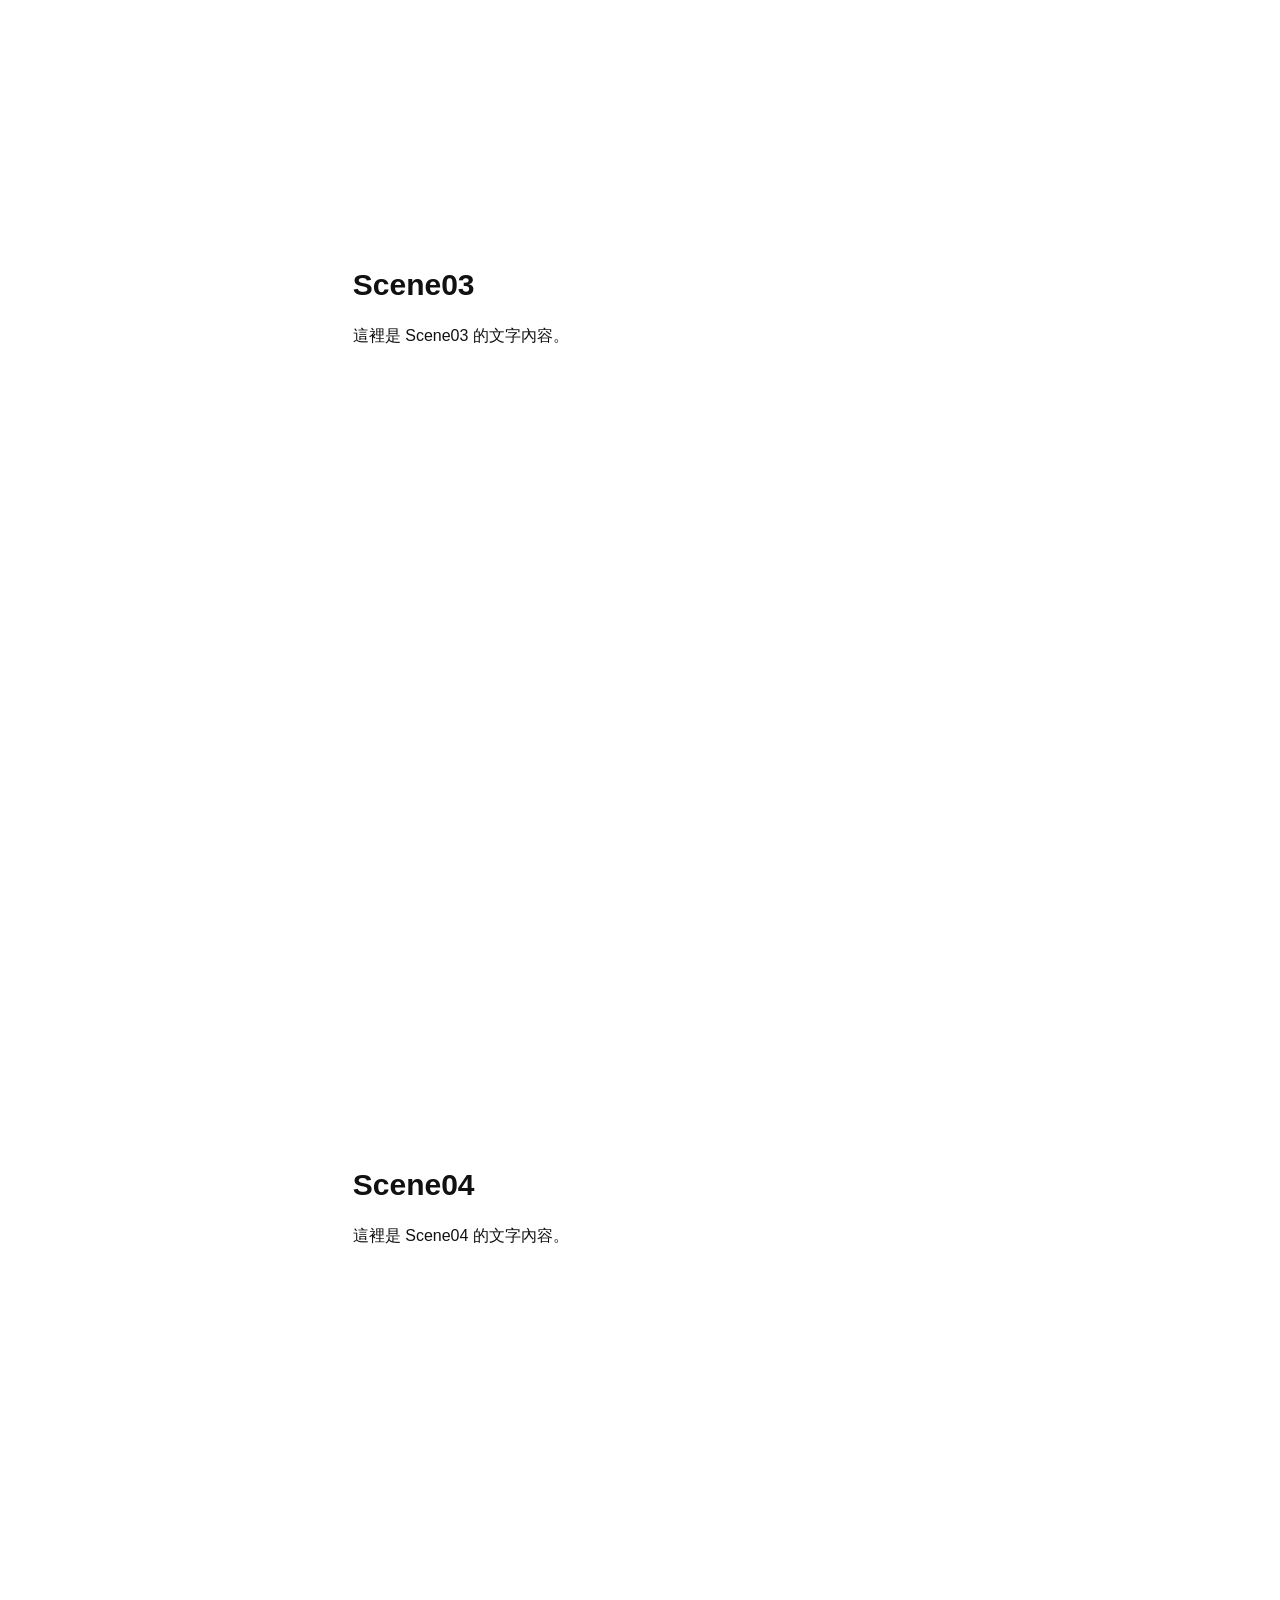
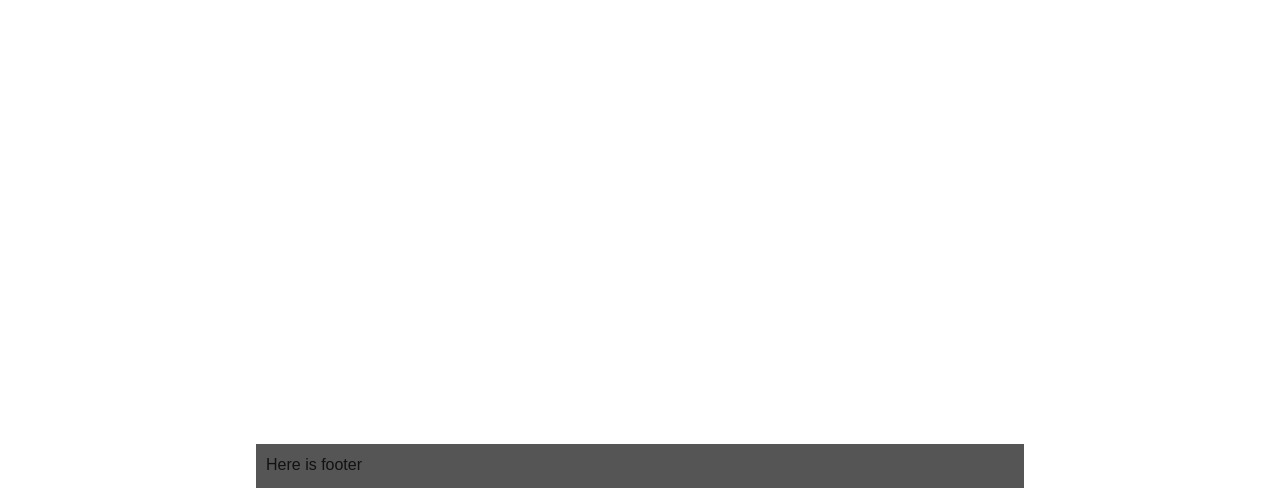
<file: practicew4/index.html>
<!DOCTYPE html>
<html lang="zh-Hant">
<head>
  <meta charset="UTF-8">
  <meta name="viewport" content="width=device-width, initial-scale=1.0">
  <title>Scene Layout</title>
  <style>
    * {
      box-sizing: border-box;
    }

    html {
      scroll-behavior: smooth;
      scroll-padding-top: 78px;
    }

    body {
      margin: 0;
      color: #111;
      font-family: Arial, "Noto Sans TC", sans-serif;
      background: #fff;
    }

    /* 主要內容：置中，寬度約為螢幕的六成 */
    .page {
      width: 60%;
      margin: 0 auto;
    }

    /* 固定於視窗上方；半透明效果讓捲動內容透出 */
    .banner {
      position: fixed;
      top: 0;
      left: 20%;
      width: 60%;
      height: 44px;
      padding: 4px 10px;
      display: flex;
      align-items: center;
      background: rgba(255, 241, 168, 0.78);
      color: #444;
      font-size: 30px;
      line-height: 1.1;
      z-index: 100;
      backdrop-filter: blur(1px);
    }

    /* Banner 固定後，預留空間避免內容一開始被遮住 */
    .banner-spacer {
      height: 44px;
    }

    .layout {
      display: grid;
      grid-template-columns: 10% minmax(0, 1fr) 10%;
      column-gap: 12px;
      align-items: start;
    }

    /* 固定在視窗上方的左側導覽 */
    .sidebar {
      position: fixed;
      top: 54px;
      left: calc(20% - 2px);
      width: max-content;
      max-width: 10%;
      z-index: 90;
    }

    .nav-list {
      display: flex;
      flex-direction: column;
      align-items: flex-start;
      gap: 6px;
      margin: 0;
      padding: 0;
      list-style: none;
    }

    .nav-list a {
      display: block;
      padding: 5px 7px;
      background: #dedede;
      color: #173d68;
      font-size: 16px;
      line-height: 1.25;
      text-decoration: none;
      white-space: nowrap;
      transition: background-color 0.15s ease;
    }

    .nav-list a:hover,
    .nav-list a:focus-visible {
      background: #f3a6c5;
      outline: none;
    }

    .scenes {
      grid-column: 2;
      min-width: 0;
    }

    .scene {
      min-height: 100vh;
      padding: 22px 8px;
      scroll-margin-top: 52px;
    }

    .scene h2 {
      margin: 0;
      font-size: 30px;
      font-weight: 700;
      line-height: 1.25;
    }

    .scene p {
      margin-top: 18px;
      font-size: 16px;
      line-height: 1.7;
    }

    /* Information 會正常隨頁面捲動，不使用 fixed 或 sticky */
    .information {
      grid-column: 3;
      margin-top: 0;
      padding: 7px 8px;
      background: #f5b4cc;
      color: #111;
      font-size: 16px;
      line-height: 1.3;
      min-height: 80px;
    }

    .information-title {
      margin: 0;
      font-size: 16px;
      font-weight: 400;
    }

    .footer {
      margin-top: 0;
      padding: 12px 10px;
      min-height: 44px;
      background: #555;
      color: #111;
      font-size: 16px;
    }

    @media (max-width: 700px) {
      .page {
        width: 92%;
      }

      .banner {
        left: 4%;
        width: 92%;
      }

      .sidebar {
        left: 4%;
        max-width: 25%;
      }

      .layout {
        grid-template-columns: minmax(82px, 24%) minmax(0, 1fr);
        column-gap: 10px;
      }

      .scenes {
        grid-column: 2;
      }

      .information {
        grid-column: 2;
        grid-row: 1;
        margin-bottom: 16px;
      }

      .scene {
        min-height: 100vh;
      }

      .scene h2 {
        font-size: 26px;
      }
    }
  </style>
</head>
<body>
  <header class="banner">Here is Banner</header>

  <div class="page">
    <div class="banner-spacer" aria-hidden="true"></div>

    <div class="layout">
      <nav class="sidebar" aria-label="Scene 導覽">
        <ul class="nav-list">
          <li><a href="#scene01">Scene01</a></li>
          <li><a href="#scene02">Scene02</a></li>
          <li><a href="#scene03">Scene03</a></li>
          <li><a href="#scene04">Scene04</a></li>
        </ul>
      </nav>

      <main class="scenes">
        <section class="scene" id="scene01">
          <h2>Scene01</h2>
          <p>這裡是 Scene01 的文字內容。</p>
        </section>

        <section class="scene" id="scene02">
          <h2>Scene02</h2>
          <p>這裡是 Scene02 的文字內容。</p>
        </section>

        <section class="scene" id="scene03">
          <h2>Scene03</h2>
          <p>這裡是 Scene03 的文字內容。</p>
        </section>

        <section class="scene" id="scene04">
          <h2>Scene04</h2>
          <p>這裡是 Scene04 的文字內容。</p>
        </section>
      </main>

      <aside class="information">
        <h2 class="information-title">Information</h2>
      </aside>
    </div>

    <footer class="footer">Here is footer</footer>
  </div>
</body>
</html>
</file>
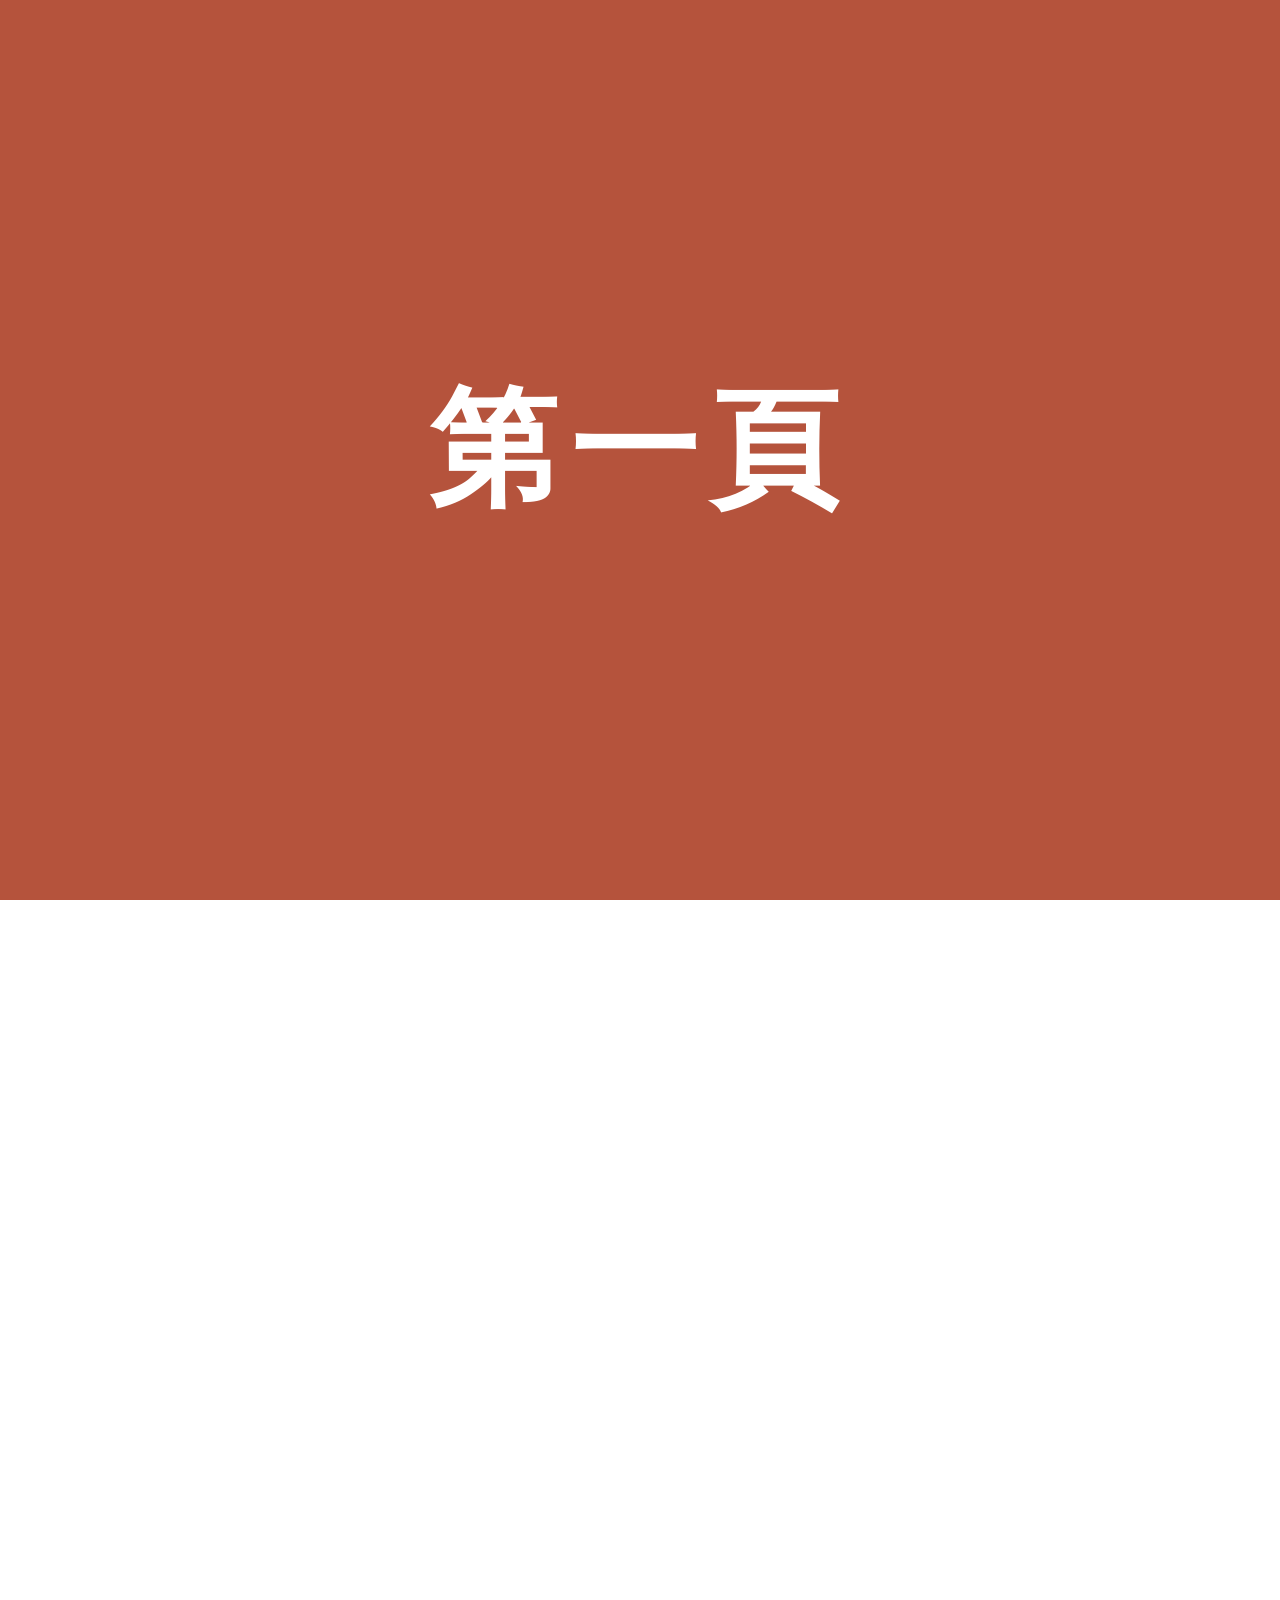
<file: AS06-AI-multuple-steps.html>
<!DOCTYPE html>
<html lang="zh-Hant">
<head>
  <meta charset="UTF-8">
  <meta name="viewport" content="width=device-width, initial-scale=1.0">
  <title>上下滑動換頁</title>

  <style>
    /* 清除瀏覽器預設的邊距 */
    * {
      margin: 0;
      padding: 0;
      box-sizing: border-box;
    }

    /* 讓 html 和 body 剛好等於一個畫面高度，並隱藏捲軸 */
    html, body {
      height: 100%;
      overflow: hidden;            /* 不顯示捲軸，也不讓瀏覽器自己捲動 */
      touch-action: none;          /* 手機上關掉瀏覽器原生的滑動，全部交給我們的程式處理 */
      overscroll-behavior: none;   /* 避免手機下拉重新整理、橡皮筋回彈 */
    }

    /* 包住所有頁面的容器：靠它整體上下移動來切換頁面 */
    #wrapper {
      position: relative;          /* 讓裡面每頁的 offsetTop 以容器為基準來計算 */
      will-change: transform;      /* 提示瀏覽器這個元素會移動，動畫更順 */
    }

    /* 一般頁面：高度一個畫面，貼滿整個畫面 */
    .page {
      height: 100vh;               /* 舊瀏覽器用 vh */
      height: 100dvh;              /* 新瀏覽器用 dvh，手機網址列伸縮時高度也會正確 */
      width: 100%;
      display: flex;               /* 用 flex 讓文字置中 */
      justify-content: center;     /* 水平置中 */
      align-items: center;         /* 垂直置中 */
      color: #fff;                 /* 白色字 */
      font-size: 10vw;             /* 大字，會隨畫面寬度縮放 */
      font-weight: bold;
      letter-spacing: 0.1em;
    }

    /* 第三頁：高度是兩個畫面，裡面再分上下兩塊 */
    .page3 {
      height: 200vh;
      height: 200dvh;
      display: block;              /* 不用 flex 置中，改成上下兩塊依序排列 */
    }

    /* 第三頁的上半部和下半部，各一個畫面高 */
    .half {
      height: 100vh;
      height: 100dvh;
      display: flex;
      flex-direction: column;      /* 主標題和副標題上下排 */
      justify-content: center;
      align-items: center;
    }

    /* 「上半部」「下半部」的小字標示 */
    .half small {
      font-size: 4vw;
      font-weight: normal;
      margin-top: 0.5em;
      opacity: 0.9;
    }

    /* 各頁底色 */
    .page1        { background-color: #b5533c; } /* 磚紅 */
    .page2        { background-color: #5f7480; } /* 藍灰 */
    .half-top     { background-color: #6a9a4a; } /* 第三頁上半部：草綠 */
    .half-bottom  { background-color: #7f9183; } /* 第三頁下半部：灰綠 */
    .page4        { background-color: #6b4c8a; } /* 紫 */
    .page5        { background-color: #1f5f5f; } /* 深青 */
  </style>
</head>
<body>

  <!-- 外層容器：所有頁面由上到下排列，整個容器上下移動來換頁 -->
  <div id="wrapper">
    <div class="page page1">第一頁</div>
    <div class="page page2">第二頁</div>

    <!-- 第三頁：200vh，分成上半部和下半部 -->
    <div class="page page3">
      <div class="half half-top">第三頁<small>上半部</small></div>
      <div class="half half-bottom">第三頁<small>下半部</small></div>
    </div>

    <div class="page page4">第四頁</div>
    <div class="page page5">第五頁</div>
  </div>

  <!-- 從 CDN 載入 jQuery -->
  <script src="https://code.jquery.com/jquery-3.7.1.min.js"></script>

  <script>
    $(function () {

      var $wrapper   = $('#wrapper');   // 會移動的容器
      var $pages     = $('.page');      // 所有頁面
      var totalPages = $pages.length;   // 總頁數（5）
      var FREE       = 2;               // 可以自由捲動的頁面：第三頁（從 0 開始算，所以是 2）

      var current  = 0;      // 目前在第幾頁（從 0 開始算）
      var inner    = 0;      // 在第三頁裡已經往下捲了多少像素（0 = 頂端）
      var isMoving = false;  // 是否正在整頁切換中（切換時不接受新的捲動）
      var lastWheel = 0;     // 上一次收到滾輪事件的時間
      var needNewGesture = false; // 換頁後，要等「新的一次捲動」才繼續反應（避免慣性一路滑過去）
      var topCount = 0;      // 在第三頁頂端「往上捲」了幾下（捲到第二下才跳回第二頁）

      var PAGE_SPEED = 'transform 0.7s ease-in-out'; // 整頁切換的動畫：0.7 秒

      /* ---------- 小工具 ---------- */

      // 目前畫面高度
      function viewH() {
        return window.innerHeight;
      }

      // 第三頁最多能往下捲多少（第三頁高度 − 一個畫面高度）
      function maxInner() {
        return $pages[FREE].offsetHeight - viewH();
      }

      // 把數字限制在 min ~ max 之間
      function clamp(n, min, max) {
        return Math.max(min, Math.min(max, n));
      }

      // 依照目前的頁碼和第三頁的捲動量，把容器移到正確位置
      // transition 參數決定這次移動要用什麼動畫（'none' 代表立刻跟上，不要動畫）
      function render(transition) {
        var y = $pages[current].offsetTop;   // 目前這頁在容器中的位置
        if (current === FREE) y += inner;    // 在第三頁時，再加上頁內捲動的量
        $wrapper.css({
          transition: transition,
          transform: 'translate3d(0,' + (-y) + 'px,0)'
        });
      }

      // 整頁切換到指定的頁面
      function goTo(index) {
        if (index < 0 || index > totalPages - 1) return; // 第一頁往上、最後一頁往下：不動作

        // 進入第三頁時：從上面來就停在頂端，從下面（第四頁）回來就停在底部
        if (index === FREE) {
          inner = (index > current) ? 0 : maxInner();
          // 剛從第二頁進來（停在頂端）時，算作已經捲過一下，
          // 這樣想立刻回第二頁，往上捲一下就好；
          // 其他情況（從第四頁回來）從 0 開始算
          topCount = (index > current) ? 1 : 0;
        }

        isMoving = true;   // 上鎖：動畫進行中
        current = index;
        render(PAGE_SPEED);

        // 0.7 秒動畫結束後解鎖，並要求下一次必須是新的捲動動作
        setTimeout(function () {
          isMoving = false;
          needNewGesture = true;
        }, 700);
      }

      /* ---------- 滑鼠滾輪／觸控板 ---------- */

      $(window).on('wheel', function (e) {
        var ev    = e.originalEvent;
        var delta = ev.deltaY;                 // 正數 = 往下捲，負數 = 往上捲
        if (ev.deltaMode === 1) delta *= 40;   // Firefox 有時以「行」為單位，換算成像素

        var now = Date.now();
        var newGesture = (now - lastWheel) > 150; // 和上一個事件隔超過 150 毫秒，就算是新的一次捲動
        lastWheel = now;

        if (isMoving) return;            // 整頁動畫中，不理會
        if (Math.abs(delta) < 1) return; // 幾乎沒動，不理會

        // 剛換完頁：觸控板的慣性還在送事件，要等使用者重新捲一次才反應
        if (needNewGesture) {
          if (!newGesture) return;
          needNewGesture = false;
        }

        // ===== 在第三頁：一般的平滑捲動 =====
        if (current === FREE) {
          var max = maxInner();

          // 已經在最底部又往下捲：是新的一次捲動才滑到第四頁
          // （同一次捲動剛好捲到底時會先停住，不會直接衝進第四頁）
          if (delta > 0 && inner >= max - 1) {
            if (newGesture) goTo(FREE + 1);
            return;
          }

          // 已經在最頂端又往上捲：每一次新的捲動記一下，捲到「第二下」才滑回第二頁
          if (delta < 0 && inner <= 1) {
            if (newGesture) {
              topCount++;
              if (topCount >= 2) goTo(FREE - 1);
            }
            return;
          }

          // 其他情況：捲多少就移動多少，可以停在任何位置
          inner = clamp(inner + delta, 0, max);
          if (inner > 1) topCount = 0;        // 離開頂端了，頂端的計數歸零
          render('transform 0.15s ease-out'); // 很短的過渡，讓滑鼠滾輪一格一格捲時也順一點
          return;
        }

        // ===== 其他頁：一次滑一整頁 =====
        if (!newGesture) return;  // 同一次捲動只換一頁
        if (delta > 0) goTo(current + 1);
        else           goTo(current - 1);
      });

      /* ---------- 手機觸控 ---------- */

      var touch = null; // 記錄這次手指滑動的資訊

      $(window).on('touchstart', function (e) {
        if (isMoving) { touch = null; return; } // 整頁動畫中，不接受新的滑動
        var y = e.originalEvent.touches[0].clientY;
        touch = {
          startY: y,               // 手指一開始的位置
          lastY: y,                // 手指最後的位置
          lastT: Date.now(),       // 最後一次移動的時間
          speed: 0,                // 手指移動速度（像素／毫秒），用來做放開後的慣性
          startInner: inner        // 手指按下時，第三頁捲到哪裡
        };
      });

      $(window).on('touchmove', function (e) {
        if (!touch) return;
        var y   = e.originalEvent.touches[0].clientY;
        var now = Date.now();

        // 計算手指速度（往上滑為正數，代表畫面往下捲）
        var dt = now - touch.lastT;
        if (dt > 0) touch.speed = (touch.lastY - y) / dt;
        touch.lastY = y;
        touch.lastT = now;

        // 在第三頁：畫面直接跟著手指移動
        if (current === FREE) {
          inner = clamp(touch.startInner + (touch.startY - y), 0, maxInner());
          if (inner > 1) topCount = 0;   // 離開頂端了，頂端的計數歸零
          render('none');
        }
      });

      $(window).on('touchend touchcancel', function () {
        if (!touch) return;
        var dy  = touch.startY - touch.lastY;  // 手指總共滑了多少（往上滑為正）
        var max = maxInner();
        var t   = touch;
        touch = null;

        // ===== 在第三頁 =====
        if (current === FREE) {
          // 手指按下時已經在底部，又往上滑超過 50px：滑到第四頁
          if (t.startInner >= max - 1 && dy > 50) { goTo(FREE + 1); return; }
          // 手指按下時已經在頂端，又往下滑超過 50px：記一下，滑到「第二下」才回第二頁
          if (t.startInner <= 1 && dy < -50) {
            topCount++;
            if (topCount >= 2) goTo(FREE - 1);
            return;
          }

          // 其他情況：放開手指後依速度再多滑一小段（慣性），停在任何位置
          if (Date.now() - t.lastT < 100) {   // 放開前還在移動才有慣性
            inner = clamp(inner + t.speed * 250, 0, max);
            if (inner > 1) topCount = 0;   // 離開頂端了，頂端的計數歸零
            render('transform 0.5s ease-out');
          }
          return;
        }

        // ===== 其他頁：滑動超過 50px 才換頁 =====
        if (dy > 50)       goTo(current + 1);
        else if (dy < -50) goTo(current - 1);
      });

      /* ---------- 視窗大小改變 ---------- */

      // 畫面高度改變（轉向、手機網址列伸縮）時，重新對齊位置
      $(window).on('resize', function () {
        inner = clamp(inner, 0, maxInner());
        render('none');
      });

      // 一開始停在第一頁
      render('none');
    });
  </script>

</body>
</html>
</file>
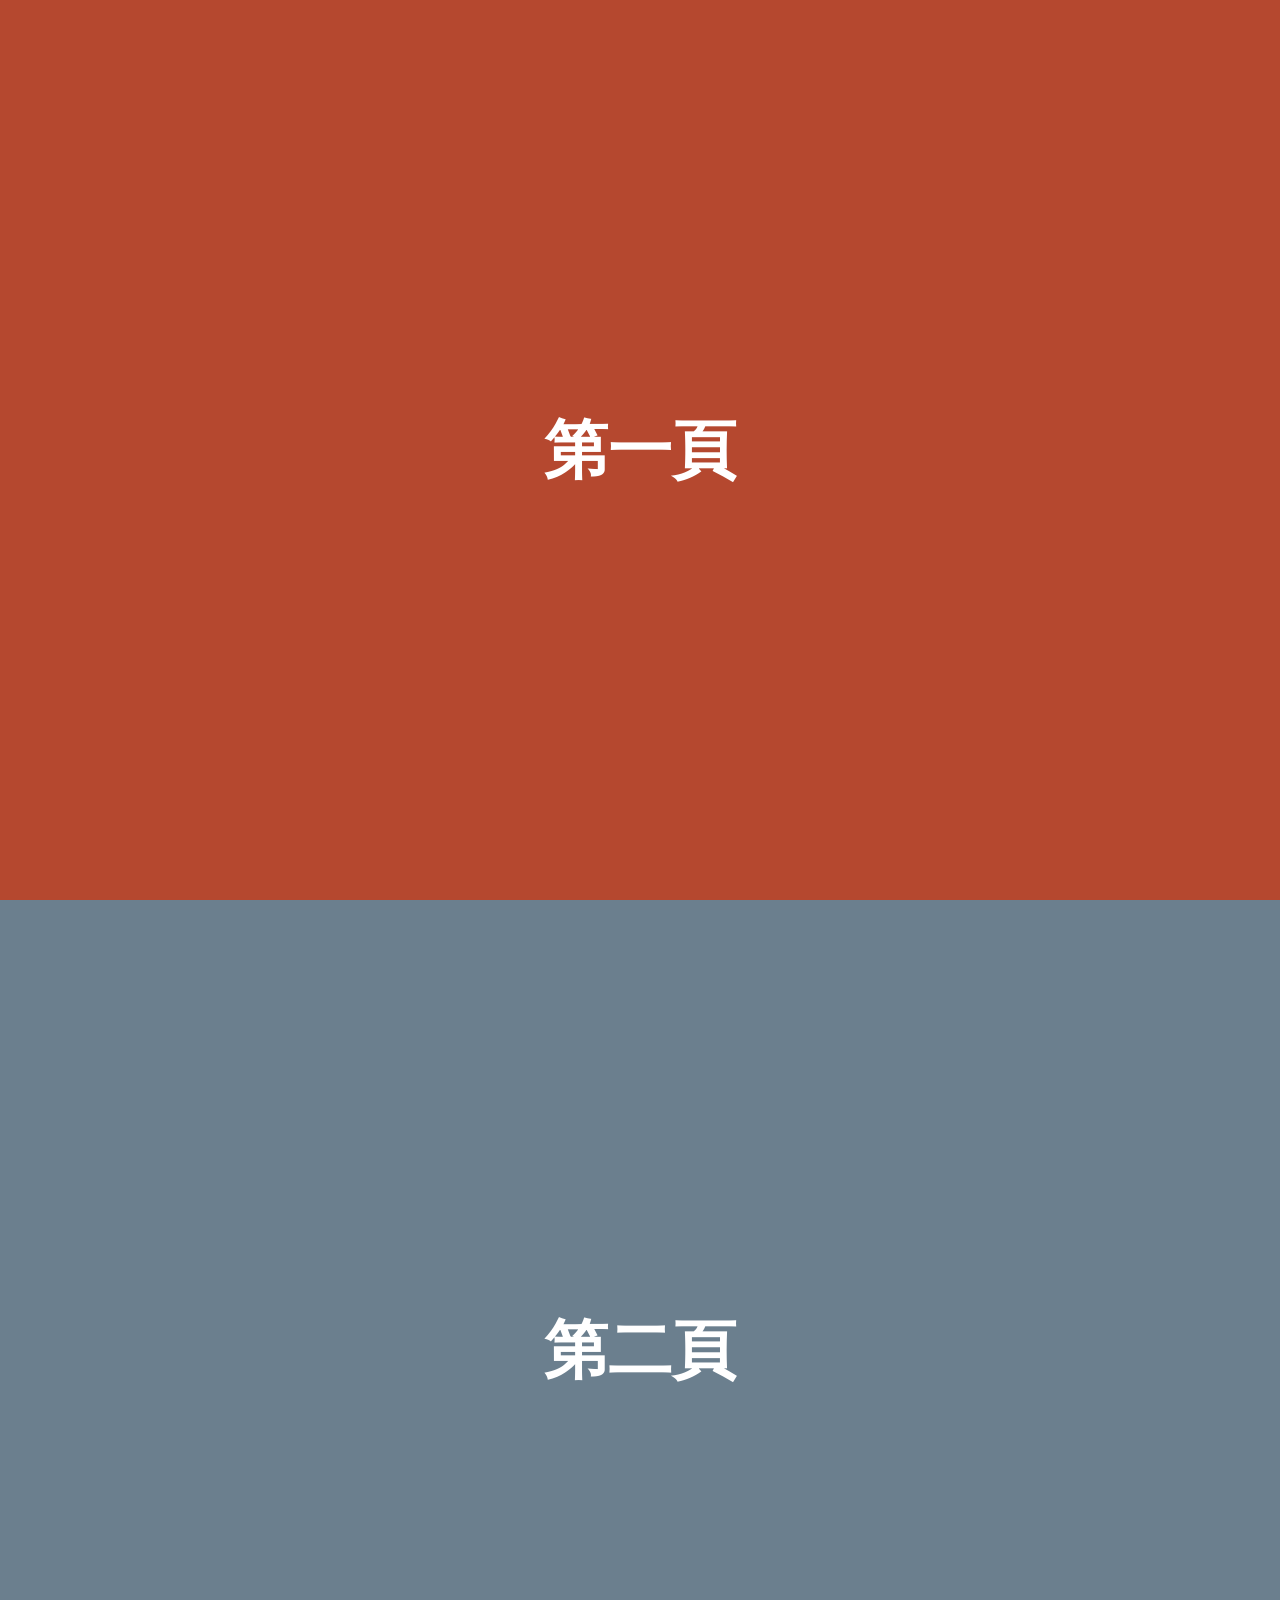
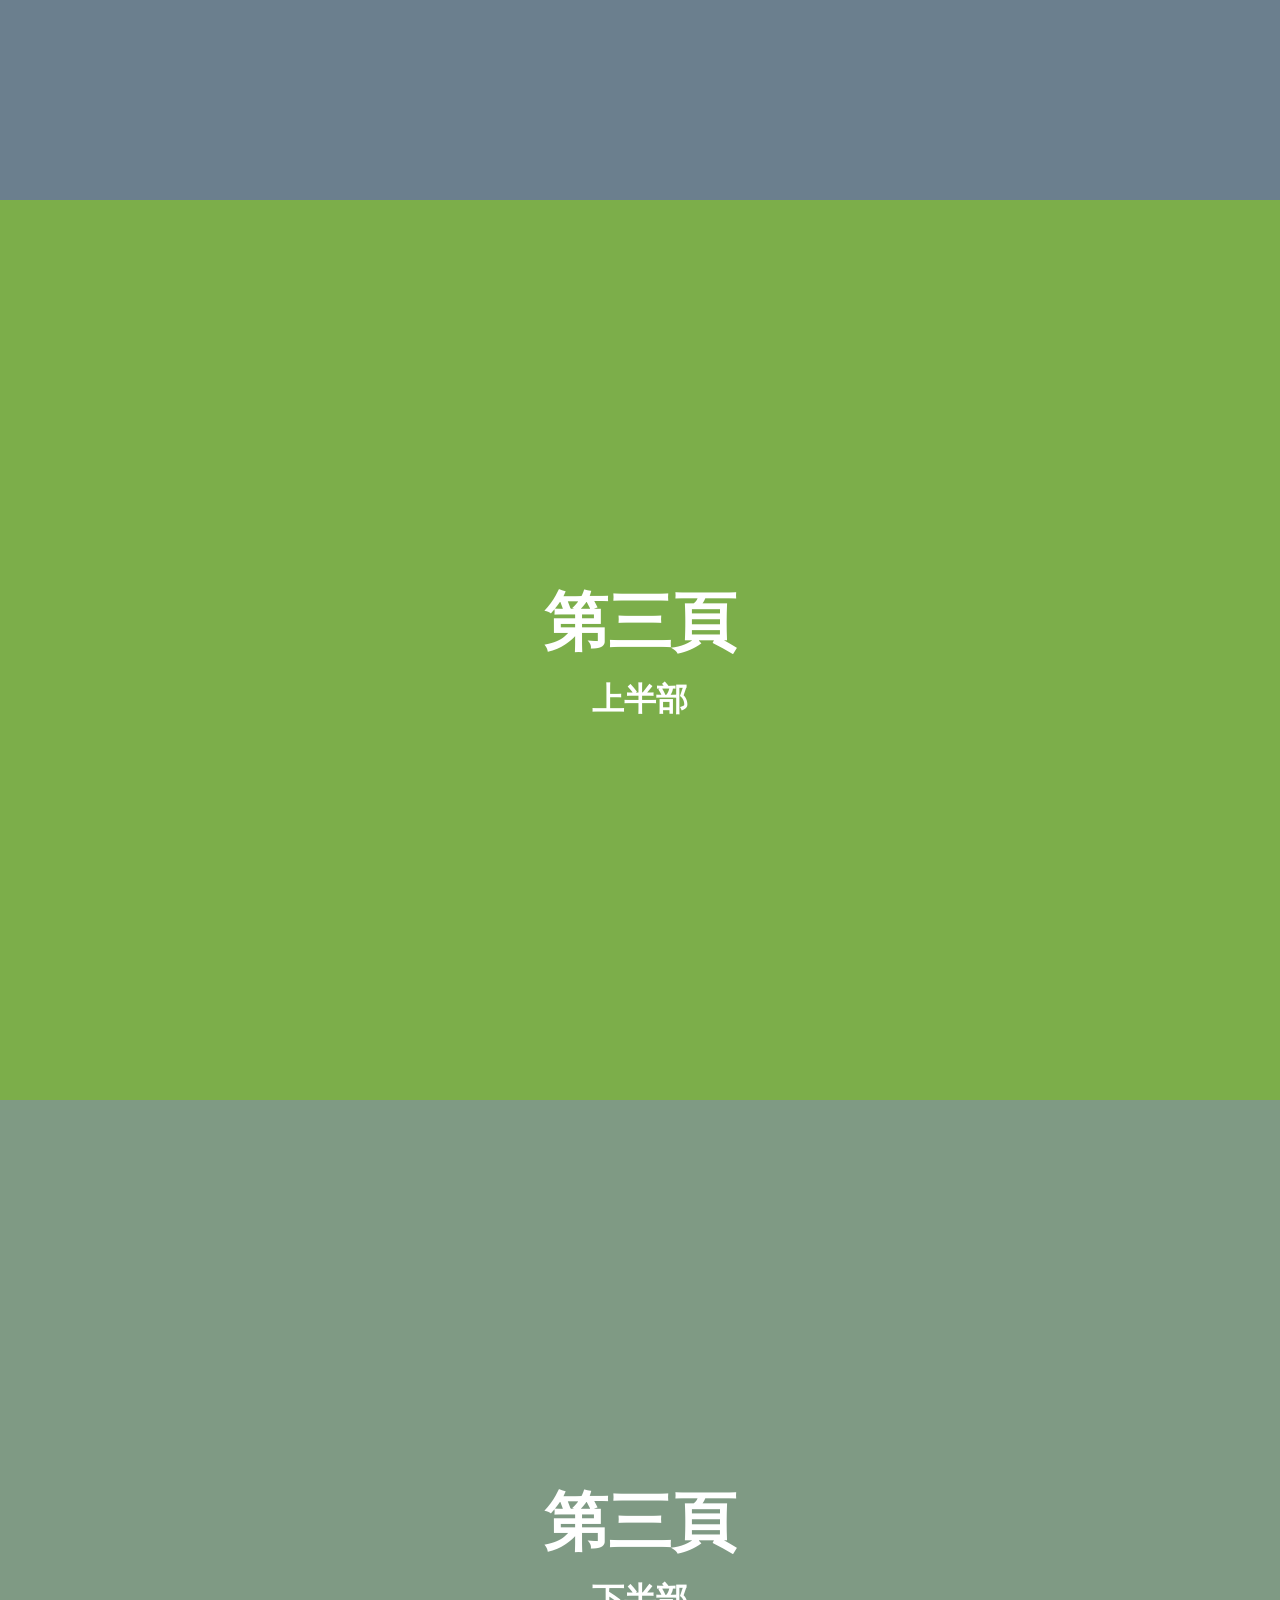
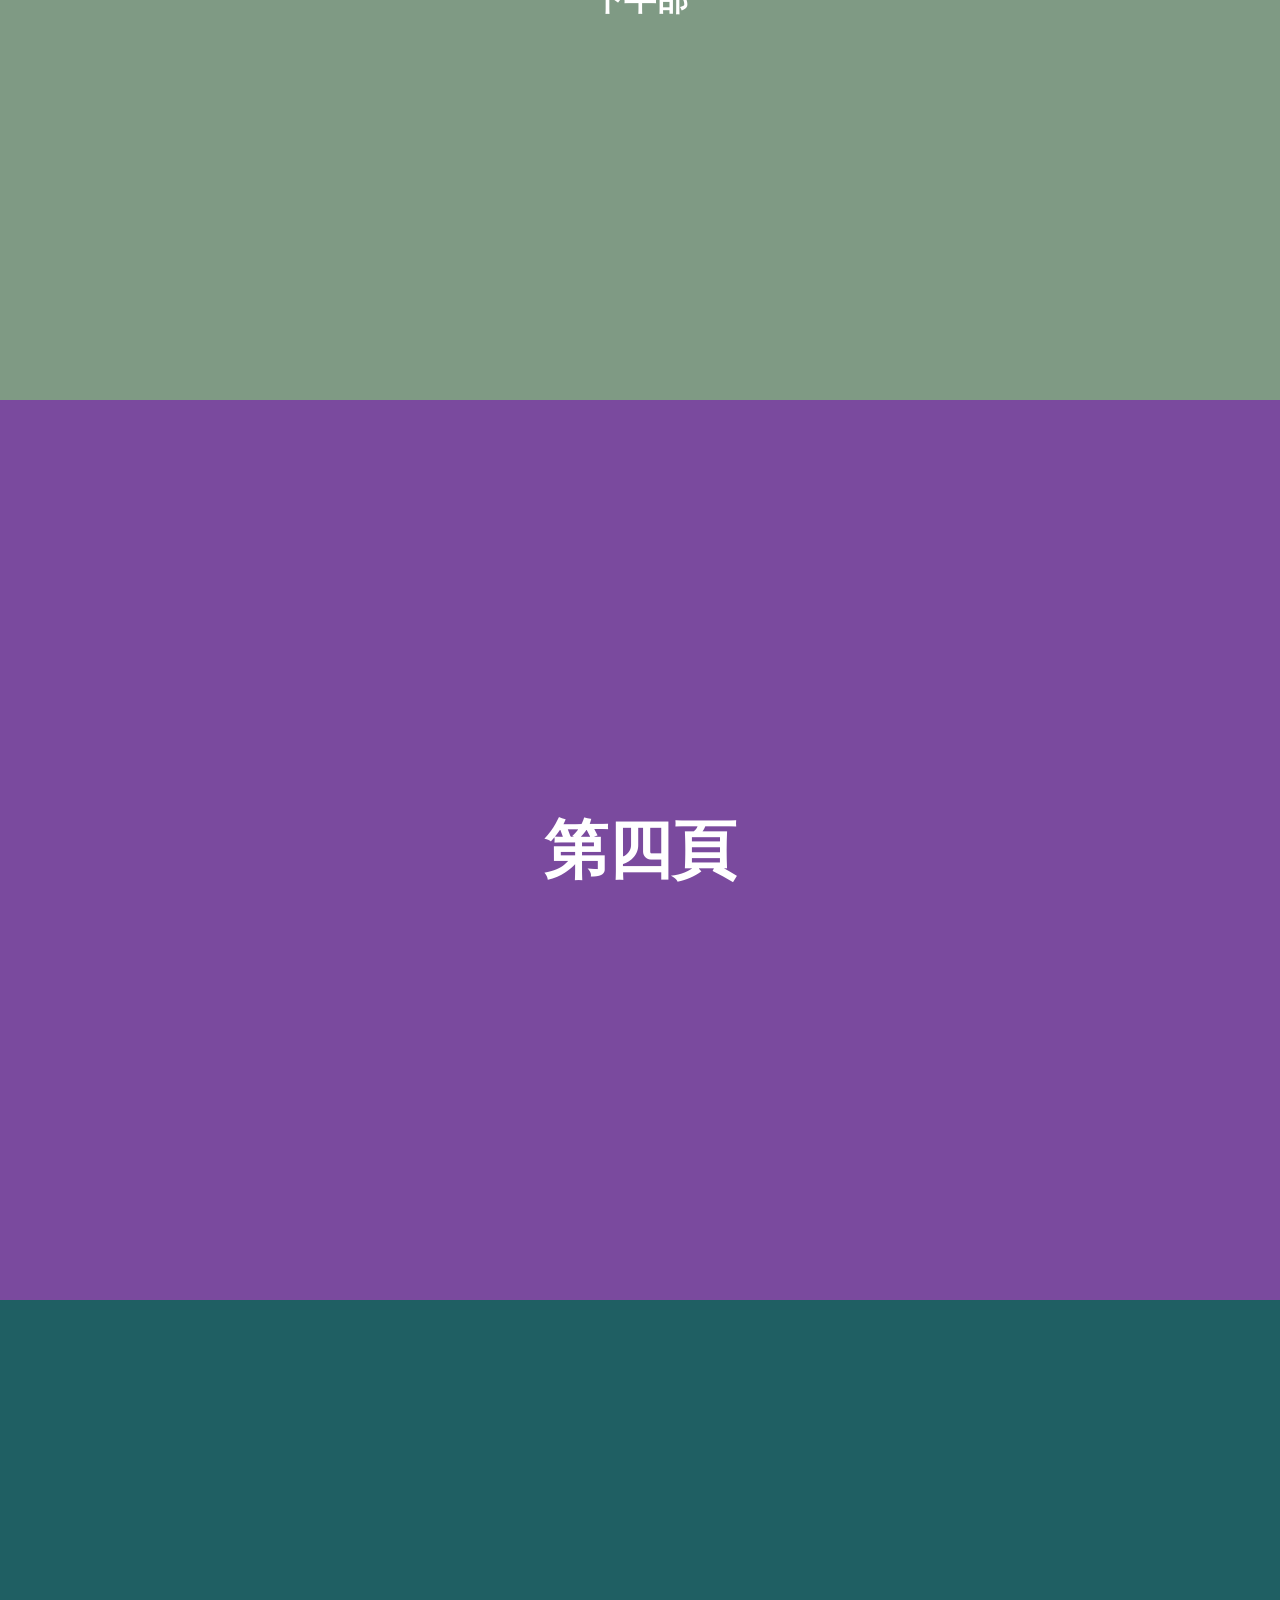
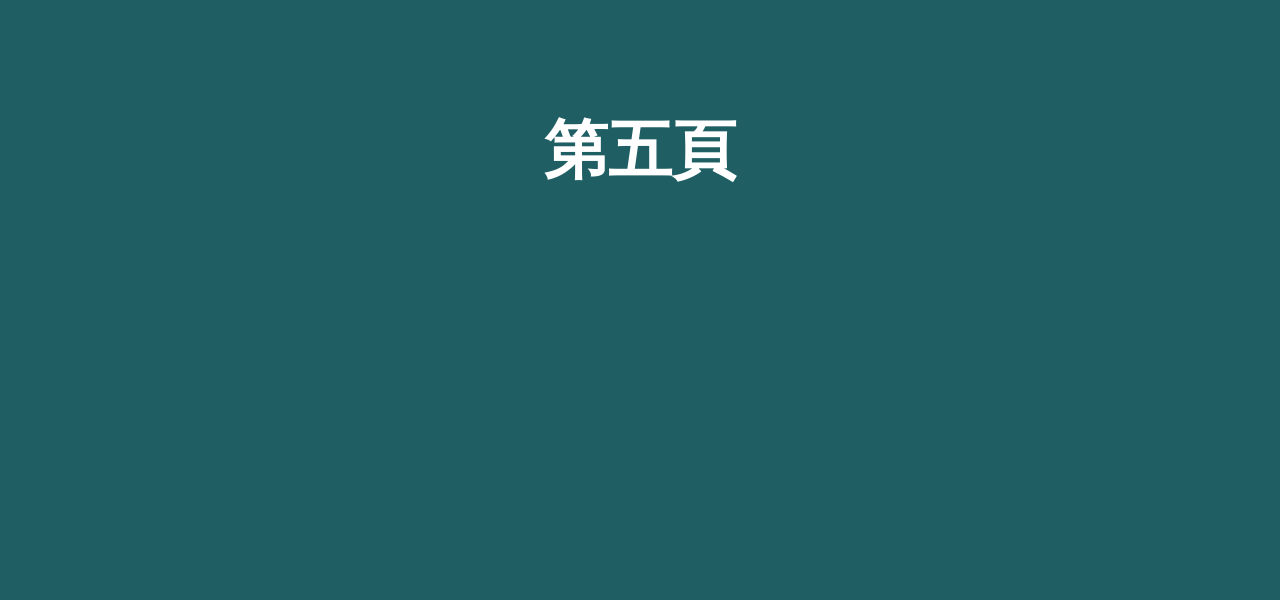
<file: AS06-AI-one-step.html>
<!DOCTYPE html>
<html lang="zh-Hant">
<head>
<meta charset="UTF-8">
<meta name="viewport" content="width=device-width, initial-scale=1.0">
<title>五頁捲動網頁</title>
<style>
  /* 基本重設 */
  * { margin: 0; padding: 0; box-sizing: border-box; }

  /* 隱藏捲軸：不讓瀏覽器自己捲動，全部交給 JavaScript 控制 */
  html, body {
    overflow: hidden;
    height: 100%;
    scrollbar-width: none;          /* Firefox */
    -ms-overflow-style: none;       /* 舊版 Edge */
    touch-action: none;             /* 手機上停用瀏覽器預設的滑動捲動 */
  }
  html::-webkit-scrollbar, body::-webkit-scrollbar { display: none; } /* Chrome、Safari */

  /* 包住所有頁面的容器：用改變 top 的方式「捲動」 */
  #wrap { position: absolute; top: 0; left: 0; width: 100%; }

  /* 每一頁的共同樣式：高度 100vh，白色大字置中 */
  .page, .half {
    height: 100vh;
    display: flex;
    flex-direction: column;
    justify-content: center;
    align-items: center;
    color: #fff;
    font-size: 64px;
    font-weight: bold;
    font-family: "Noto Sans TC", "Microsoft JhengHei", sans-serif;
  }
  .half small { font-size: 32px; margin-top: 12px; }

  /* 第三頁高 200vh，由上下兩個半部組成 */
  #page3 { height: 200vh; display: block; }

  /* 各頁底色 */
  #page1 { background: #b5482f; } /* 磚紅 */
  #page2 { background: #6b7f8e; } /* 藍灰 */
  #page3 .top    { background: #7cae4a; } /* 草綠 */
  #page3 .bottom { background: #7f9a84; } /* 灰綠 */
  #page4 { background: #7a4a9e; } /* 紫 */
  #page5 { background: #1f5f63; } /* 深青 */
</style>
</head>
<body>
<div id="wrap">

  <section class="page" id="page1">第一頁</section>
  <section class="page" id="page2">第二頁</section>
  <section id="page3">
    <div class="half top">第三頁<small>上半部</small></div>
    <div class="half bottom">第三頁<small>下半部</small></div>
  </section>
  <section class="page" id="page4">第四頁</section>
  <section class="page" id="page5">第五頁</section>
</div>

<!-- 從 CDN 載入 jQuery -->
<script src="https://cdnjs.cloudflare.com/ajax/libs/jquery/3.7.1/jquery.min.js"></script>
<script>
$(function () {
  // ===== 狀態變數 =====
  var pages = ['#page1', '#page2', '#page3', '#page4', '#page5'];
  var current = 0;          // 目前所在頁的索引（0 = 第一頁）
  var animating = false;    // 換頁動畫是否進行中
  var lastWheelTime = 0;    // 上一個滾輪事件的時間（毫秒）
  var edgeCount = 0;        // 在第三頁頂端或底部「捲了幾下」
  var THIRD = 2;            // 第三頁的索引
  var GAP = 150;            // 兩個滾輪事件相隔超過 150 毫秒才算「新的一下」
  var SWIPE = 50;           // 手機滑動超過 50px 才算換頁

  // 被移動的容器：「捲動位置」= 容器往上移了多少
  var $wrap = $('#wrap');

  // ===== 小工具函式 =====
  function vh() { return window.innerHeight; }                    // 一個畫面的高度
  function pageTop(i) { return $(pages[i]).position().top; }      // 某頁在容器中的頂端位置
  function thirdTop() { return pageTop(THIRD); }                  // 第三頁頂端
  function thirdBottom() { return pageTop(THIRD) + vh(); }        // 第三頁「底部」時畫面的位置
  function getPos() { return -(parseFloat($wrap.css('top')) || 0); } // 目前位置
  function setPos(y) { $wrap.css('top', -y + 'px'); }                // 直接移到某位置
  // 把位置限制在第三頁頂端與底部之間
  function clampThird(y) { return Math.max(thirdTop(), Math.min(thirdBottom(), y)); }
  function atTop() { return getPos() <= thirdTop() + 1; }
  function atBottom() { return getPos() >= thirdBottom() - 1; }

  // ===== 換頁：用 0.7 秒動畫滑到目標頁 =====
  // toBottom 為 true 時，表示停在第三頁的底部（從第四頁回來時使用）
  function goTo(index, toBottom) {
    if (index < 0 || index >= pages.length) return; // 第一頁往上、第五頁往下不動作
    animating = true;
    edgeCount = 0;
    var target = (index === THIRD && toBottom) ? thirdBottom() : pageTop(index);
    $wrap.stop().animate({ top: -target }, 700, function () {
      current = index;
      animating = false;
    });
  }

  // 第三頁在邊緣往外捲：累計兩下才換頁
  function edgeStep(dir) {
    edgeCount++;
    if (edgeCount >= 2) {
      if (dir > 0) goTo(THIRD + 1);         // 底部往下兩下 → 第四頁
      else goTo(THIRD - 1);                 // 頂端往上兩下 → 第二頁
    }
  }

  // ===== 滑鼠滾輪 =====
  window.addEventListener('wheel', function (e) {
    e.preventDefault();                     // 取消瀏覽器原本的捲動

    var now = Date.now();
    var isNew = (now - lastWheelTime) > GAP; // 是不是「新的一下」
    lastWheelTime = now;                     // 每個事件都更新時間

    if (animating) return;                   // 動畫中不理會捲動

    var dir = e.deltaY > 0 ? 1 : -1;         // 1 = 往下，-1 = 往上

    // --- 一般頁：一下換一頁 ---
    if (current !== THIRD) {
      if (!isNew) return;
      if (current + dir === THIRD) goTo(THIRD, dir < 0); // 從第四頁往上回來時停在底部
      else goTo(current + dir);
      return;
    }

    // --- 第三頁 ---
    if (dir > 0 && atBottom()) {             // 在底部繼續往下
      if (isNew) edgeStep(1);
      return;
    }
    if (dir < 0 && atTop()) {                // 在頂端繼續往上
      if (isNew) edgeStep(-1);
      return;
    }
    // 不在邊緣（或往內捲）：捲多少移多少，不超過頂端與底部
    setPos(clampThird(getPos() + e.deltaY));
    if (!atTop() && !atBottom()) edgeCount = 0; // 離開邊緣就歸零
  }, { passive: false });

  // ===== 手機觸控 =====
  var startY = 0, startPos = 0, startAtTop = false, startAtBottom = false;

  window.addEventListener('touchstart', function (e) {
    startY = e.touches[0].clientY;
    startPos = getPos();
    startAtTop = (current === THIRD) && atTop();
    startAtBottom = (current === THIRD) && atBottom();
  }, { passive: false });

  window.addEventListener('touchmove', function (e) {
    e.preventDefault();
    if (animating || current !== THIRD) return;
    // 第三頁：畫面跟著手指移動（手指往上滑 → 畫面往下）
    var dy = startY - e.touches[0].clientY;
    setPos(clampThird(startPos + dy));
    if (!atTop() && !atBottom()) edgeCount = 0; // 離開邊緣就歸零
  }, { passive: false });

  window.addEventListener('touchend', function (e) {
    if (animating) return;
    var dy = startY - e.changedTouches[0].clientY; // 正值 = 往上滑（往下一頁）
    if (Math.abs(dy) <= SWIPE) return;             // 沒超過 50px 不算
    var dir = dy > 0 ? 1 : -1;

    if (current !== THIRD) {
      if (current + dir === THIRD) goTo(THIRD, dir < 0);
      else goTo(current + dir);
      return;
    }
    // 第三頁：只有一開始就在邊緣、又往外滑，才算在邊緣「捲一下」
    if (dir > 0 && startAtBottom) edgeStep(1);
    else if (dir < 0 && startAtTop) edgeStep(-1);
  }, { passive: false });

  // ===== 視窗大小改變時，重新對齊目前頁 =====
  $(window).on('resize', function () {
    if (animating) return;
    if (current === THIRD) setPos(clampThird(getPos()));
    else setPos(pageTop(current));
  });

  // 開始時位於第一頁
  setPos(0);
});
</script>
</body>
</html>
</file>
<file: as02/css/style.css>
* {
    box-sizing: border-box;
}

body {
    margin: 0;
    padding: 0;
    font-family: Arial, sans-serif;
}

h1 {
    margin: 0;
}

#banner {
    height: 100px;
    line-height: 80px; /* 100px - 外層 padding 5px×2 - .text-container padding 5px×2 */
    text-align: center;
    background-color: rgba(111, 108, 241, 0.8);
    color: white;
    position: fixed;
    top: 0;
    width: 800px;
}

#banner-placeholder {
    height: 100px;
}

#wrapper {
    width: 800px;
    margin: 0 auto;
}

.container {
    overflow: hidden; /* Clear floats */
}

#nav {
    width: 150px;
    background-color: rgb(175, 234, 240);
    position: fixed;
    top: 100px;
}

#nav-placeholder {
    width: 150px;
    height: 1000px;
    float: left;
    background-color: rgb(175, 234, 240);
}

#content {
    width: calc(100% - 150px - 250px);
    height: 1000px;
    float: left;
    background-color: rgb(73, 146, 255);
}

#content section {
    height: 120px;
    line-height: 120px;
    text-align: center;
    background: rgba(255, 255, 255, 0.2);
    margin-bottom: 20px;
    color: white;
}

#supporting {
    width: 250px;
    height: 1000px;
    float: left;
    background-color: rgb(166, 238, 249);
}

#footer {
    height: 100px;
    line-height: 100px;
    text-align: center;
    background-color: skyblue;
    color: white;
    clear: both;
}

/* 8. Box model: 修改<li>的margin與padding */
ul {
    padding-left: 0;
}

li {
    display: block;
    text-align: center;
    margin-bottom: 5px;
    background-color: lightgray;
}

li:hover {
    background-color: rgb(136, 180, 107);
}

ul a {
    text-decoration: none;
    font-size: 24px;
    color: #333;
}

/* 8. Box model: Padding */
#content, #nav, #supporting, #banner {
    padding: 5px;
}

.text-container {
    padding: 5px;
}

/* 8. Box model: 超鏈結捲動修正 */
section {
    scroll-margin-top: 100px;
}
</file>
